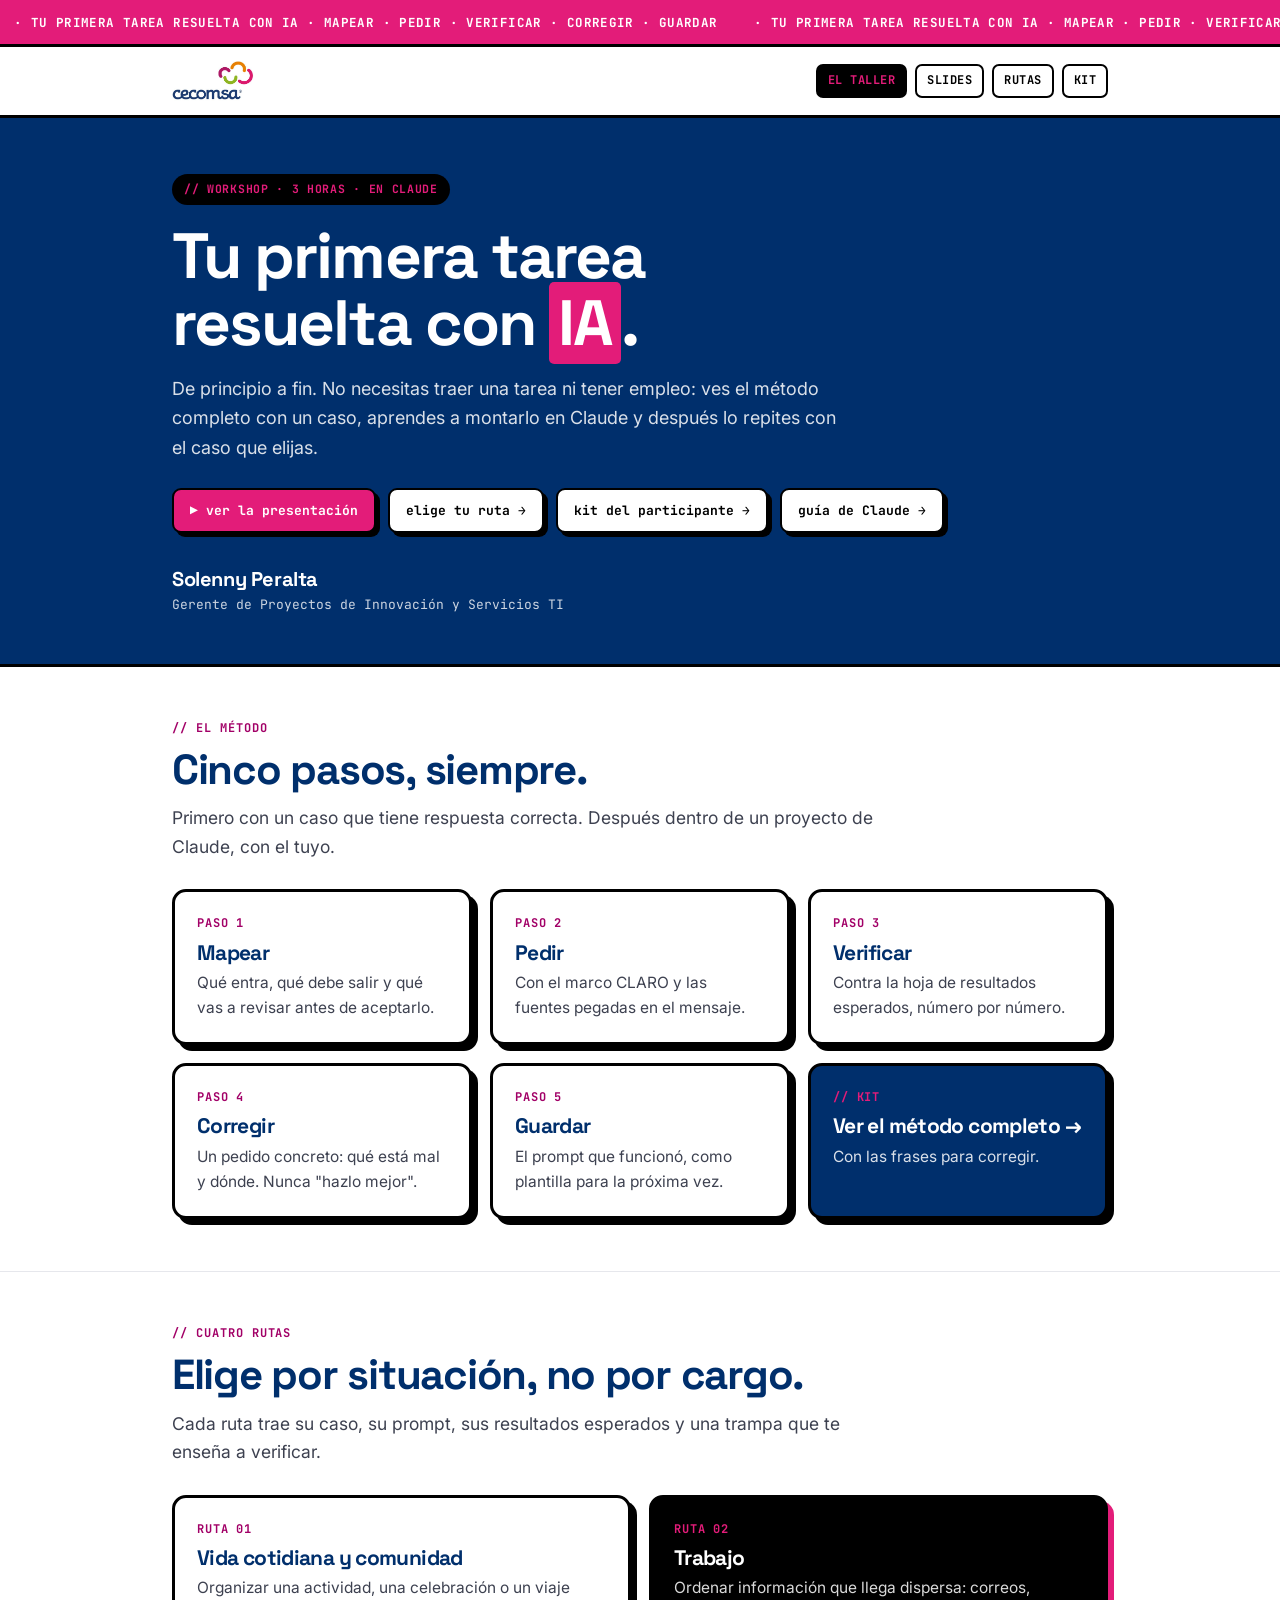
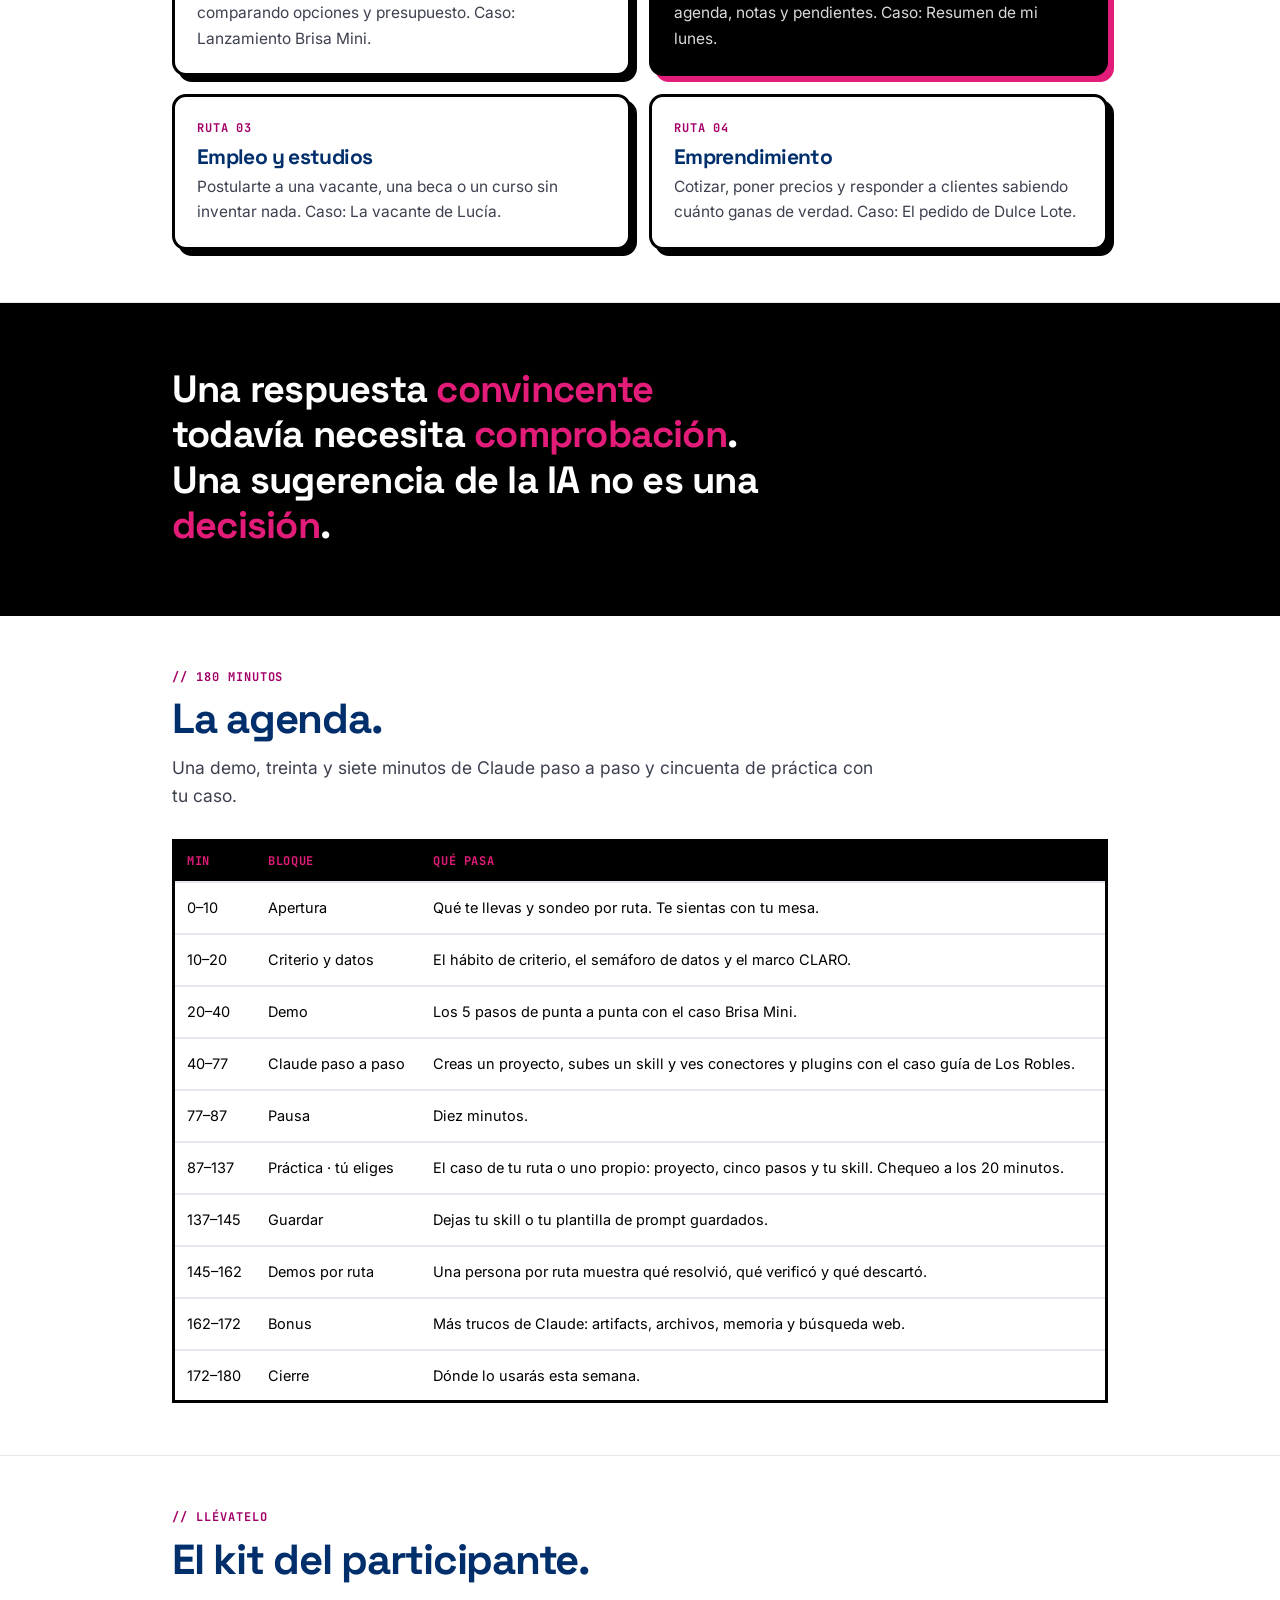
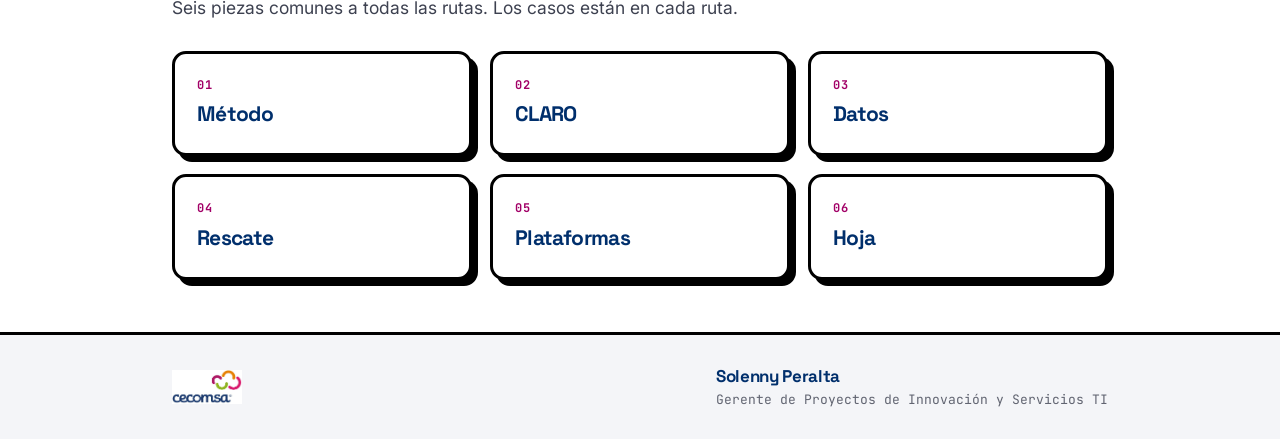
<file: index.html>
<!DOCTYPE html>
<html lang="es">
<head>
<meta charset="UTF-8">
<meta name="viewport" content="width=device-width, initial-scale=1.0">
<title>Tu primera tarea resuelta con IA · Workshop</title>
<meta name="description" content="Taller práctico de 3 horas: eliges una ruta, resuelves un caso con IA de principio a fin y lo repites con algo tuyo.">
<link rel="icon" href="assets/logo-cecomsa-color.png">
<link rel="preconnect" href="https://fonts.googleapis.com"><link rel="preconnect" href="https://fonts.gstatic.com" crossorigin><link href="https://fonts.googleapis.com/css2?family=Space+Grotesk:wght@500;600;700&family=Inter:wght@400;500;600;700&family=JetBrains+Mono:wght@400;500;700&display=swap" rel="stylesheet">
<link rel="stylesheet" href="assets/site.css">
<link rel="stylesheet" href="assets/taller.css">
</head>
<body>
<div class="marq" aria-hidden="true"><div class="marq-track"><span>· tu primera tarea resuelta con ia · mapear · pedir · verificar · corregir · guardar </span><span>· tu primera tarea resuelta con ia · mapear · pedir · verificar · corregir · guardar </span></div></div>
<header class="top"><div class="wrap">
  <a href="index.html"><img src="assets/logo-cecomsa-color.png" alt="CECOMSA"></a>
  <nav><a href="index.html" class="on">El taller</a><a href="presentacion.html">Slides</a><a href="rutas/index.html">Rutas</a><a href="kit/index.html">Kit</a></nav>
</div></header>

<main>
<section class="hero azul"><div class="wrap">
  <div class="tag">// workshop · 3 horas · en Claude</div>
  <h1>Tu primera tarea<br>resuelta con <span class="hl">IA</span>.</h1>
  <p>De principio a fin. No necesitas traer una tarea ni tener empleo: ves el método completo con un caso, aprendes a montarlo en Claude y después lo repites con el caso que elijas.</p>
  <div class="meta">
    <a class="chip p" href="presentacion.html">▶ ver la presentación</a>
    <a class="chip" href="rutas/index.html">elige tu ruta →</a>
    <a class="chip" href="kit/index.html">kit del participante →</a>
    <a class="chip" href="claude.html">guía de Claude →</a>
  </div>
  <div class="firma"><b>Solenny Peralta</b><span>Gerente de Proyectos de Innovación y Servicios TI</span></div>
</div></section><section class="sec"><div class="wrap">
  <div class="eyebrow">// el método</div>
  <h2>Cinco pasos, siempre.</h2>
  <p class="lead">Primero con un caso que tiene respuesta correcta. Después dentro de un proyecto de Claude, con el tuyo.</p>
<div class="grid g3"><div class="box"><span class="n">paso 1</span><h3>Mapear</h3><p>Qué entra, qué debe salir y qué vas a revisar antes de aceptarlo.</p></div><div class="box"><span class="n">paso 2</span><h3>Pedir</h3><p>Con el marco CLARO y las fuentes pegadas en el mensaje.</p></div><div class="box"><span class="n">paso 3</span><h3>Verificar</h3><p>Contra la hoja de resultados esperados, número por número.</p></div><div class="box"><span class="n">paso 4</span><h3>Corregir</h3><p>Un pedido concreto: qué está mal y dónde. Nunca "hazlo mejor".</p></div><div class="box"><span class="n">paso 5</span><h3>Guardar</h3><p>El prompt que funcionó, como plantilla para la próxima vez.</p></div><a class="box azul" href="kit/metodo.html"><span class="n">// kit</span><h3>Ver el método completo →</h3><p>Con las frases para corregir.</p></a></div>
</div></section><section class="sec" id="rutas"><div class="wrap">
  <div class="eyebrow">// cuatro rutas</div>
  <h2>Elige por situación, no por cargo.</h2>
  <p class="lead">Cada ruta trae su caso, su prompt, sus resultados esperados y una trampa que te enseña a verificar.</p>
<div class="grid g2"><a class="box" href="rutas/vida.html"><span class="n">ruta 01</span><h3>Vida cotidiana y comunidad</h3><p>Organizar una actividad, una celebración o un viaje comparando opciones y presupuesto. Caso: Lanzamiento Brisa Mini.</p></a><a class="box negro" href="rutas/trabajo.html"><span class="n">ruta 02</span><h3>Trabajo</h3><p style="color:rgba(255,255,255,.85)">Ordenar información que llega dispersa: correos, agenda, notas y pendientes. Caso: Resumen de mi lunes.</p></a><a class="box" href="rutas/empleo.html"><span class="n">ruta 03</span><h3>Empleo y estudios</h3><p>Postularte a una vacante, una beca o un curso sin inventar nada. Caso: La vacante de Lucía.</p></a><a class="box" href="rutas/emprendimiento.html"><span class="n">ruta 04</span><h3>Emprendimiento</h3><p>Cotizar, poner precios y responder a clientes sabiendo cuánto ganas de verdad. Caso: El pedido de Dulce Lote.</p></a></div>
</div></section><section class="band"><div class="wrap"><p class="quote">Una respuesta <em>convincente</em> todavía necesita <em>comprobación</em>. Una sugerencia de la IA no es una <em>decisión</em>.</p></div></section><section class="sec" id="agenda"><div class="wrap">
  <div class="eyebrow">// 180 minutos</div>
  <h2>La agenda.</h2>
  <p class="lead">Una demo, treinta y siete minutos de Claude paso a paso y cincuenta de práctica con tu caso.</p>
<div class="scroll"><table class="tbl"><tr><th>Min</th><th>Bloque</th><th>Qué pasa</th></tr><tr><td>0–10</td><td>Apertura</td><td>Qué te llevas y sondeo por ruta. Te sientas con tu mesa.</td></tr><tr><td>10–20</td><td>Criterio y datos</td><td>El hábito de criterio, el semáforo de datos y el marco CLARO.</td></tr><tr><td>20–40</td><td>Demo</td><td>Los 5 pasos de punta a punta con el caso Brisa Mini. </td></tr><tr><td>40–77</td><td>Claude paso a paso</td><td>Creas un proyecto, subes un skill y ves conectores y plugins con el caso guía de Los Robles.</td></tr><tr><td>77–87</td><td>Pausa</td><td>Diez minutos.</td></tr><tr><td>87–137</td><td>Práctica · tú eliges</td><td>El caso de tu ruta o uno propio: proyecto, cinco pasos y tu skill. Chequeo a los 20 minutos.</td></tr><tr><td>137–145</td><td>Guardar</td><td>Dejas tu skill o tu plantilla de prompt guardados.</td></tr><tr><td>145–162</td><td>Demos por ruta</td><td>Una persona por ruta muestra qué resolvió, qué verificó y qué descartó.</td></tr><tr><td>162–172</td><td>Bonus</td><td>Más trucos de Claude: artifacts, archivos, memoria y búsqueda web.</td></tr><tr><td>172–180</td><td>Cierre</td><td>Dónde lo usarás esta semana.</td></tr></table></div>
</div></section><section class="sec" id="kit"><div class="wrap">
  <div class="eyebrow">// llévatelo</div>
  <h2>El kit del participante.</h2>
  <p class="lead">Seis piezas comunes a todas las rutas. Los casos están en cada ruta.</p>
<div class="grid g3"><a class="box" href="kit/metodo.html"><span class="n">01</span><h3>Método</h3></a><a class="box" href="kit/claro.html"><span class="n">02</span><h3>CLARO</h3></a><a class="box" href="kit/datos.html"><span class="n">03</span><h3>Datos</h3></a><a class="box" href="kit/recuperacion.html"><span class="n">04</span><h3>Rescate</h3></a><a class="box" href="kit/plataformas.html"><span class="n">05</span><h3>Plataformas</h3></a><a class="box" href="kit/hoja.html"><span class="n">06</span><h3>Hoja</h3></a></div>
</div></section>
</main>
<footer class="foot"><div class="wrap">
  <img src="assets/logo-cecomsa-color.png" alt="CECOMSA">
  <div class="firma"><b>Solenny Peralta</b><span>Gerente de Proyectos de Innovación y Servicios TI</span></div>
</div></footer>
<script>
document.querySelectorAll('.copy').forEach(function(b){b.addEventListener('click',function(){
  var t=b.closest('.prompt').querySelector('pre').innerText;
  navigator.clipboard.writeText(t).then(function(){var o=b.textContent;b.textContent='¡copiado!';b.classList.add('ok');setTimeout(function(){b.textContent=o;b.classList.remove('ok');},1500);});
});});
</script>
</body>
</html>
</file>
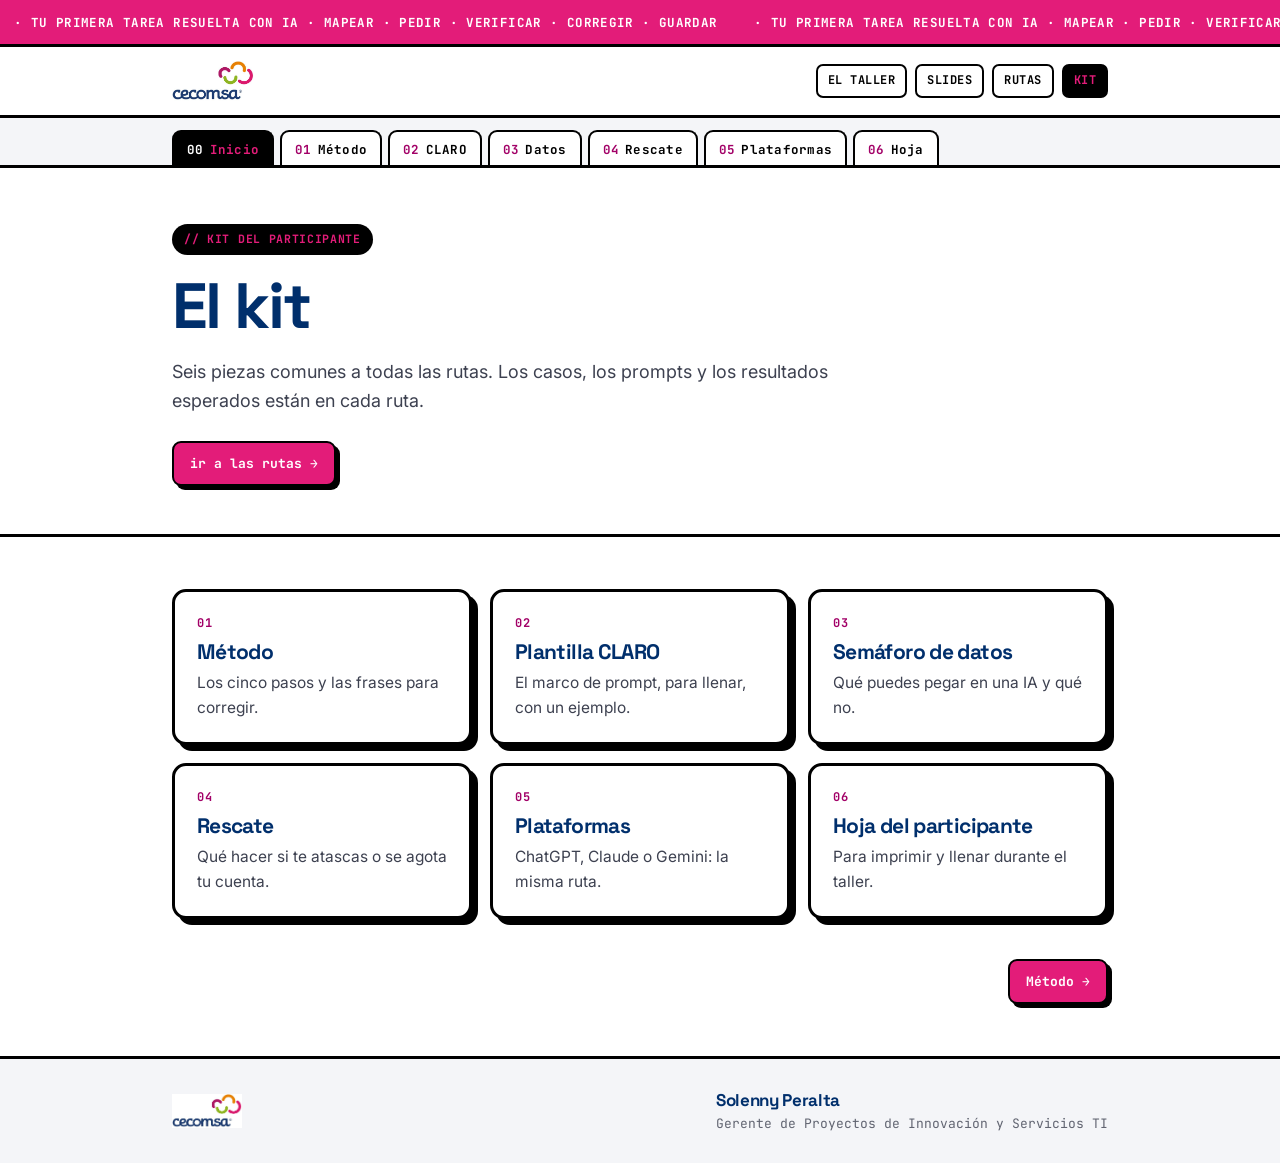
<file: kit/index.html>
<!DOCTYPE html>
<html lang="es">
<head>
<meta charset="UTF-8">
<meta name="viewport" content="width=device-width, initial-scale=1.0">
<title>Kit · Kit del participante</title>
<meta name="description" content="Kit del participante del taller.">
<link rel="icon" href="../assets/logo-cecomsa-color.png">
<link rel="preconnect" href="https://fonts.googleapis.com"><link rel="preconnect" href="https://fonts.gstatic.com" crossorigin><link href="https://fonts.googleapis.com/css2?family=Space+Grotesk:wght@500;600;700&family=Inter:wght@400;500;600;700&family=JetBrains+Mono:wght@400;500;700&display=swap" rel="stylesheet">
<link rel="stylesheet" href="../assets/site.css">
<link rel="stylesheet" href="../assets/taller.css">
</head>
<body>
<div class="marq" aria-hidden="true"><div class="marq-track"><span>· tu primera tarea resuelta con ia · mapear · pedir · verificar · corregir · guardar </span><span>· tu primera tarea resuelta con ia · mapear · pedir · verificar · corregir · guardar </span></div></div>
<header class="top"><div class="wrap">
  <a href="../index.html"><img src="../assets/logo-cecomsa-color.png" alt="CECOMSA"></a>
  <nav><a href="../index.html">El taller</a><a href="../presentacion.html">Slides</a><a href="../rutas/index.html">Rutas</a><a href="../kit/index.html" class="on">Kit</a></nav>
</div></header>
<nav class="tabs" aria-label="Secciones"><div class="wrap"><a href="index.html" class="on"><span class="k">00</span>Inicio</a><a href="metodo.html" class=""><span class="k">01</span>Método</a><a href="claro.html" class=""><span class="k">02</span>CLARO</a><a href="datos.html" class=""><span class="k">03</span>Datos</a><a href="recuperacion.html" class=""><span class="k">04</span>Rescate</a><a href="plataformas.html" class=""><span class="k">05</span>Plataformas</a><a href="hoja.html" class=""><span class="k">06</span>Hoja</a></div></nav>
<main>
<section class="hero"><div class="wrap">
  <div class="tag">// kit del participante</div>
  <h1>El kit</h1>
  <p>Seis piezas comunes a todas las rutas. Los casos, los prompts y los resultados esperados están en cada ruta.</p>
  <div class="meta"><a class="chip p" href="../rutas/index.html">ir a las rutas →</a></div>
</div></section><section class="sec"><div class="wrap">
<div class="grid g3"><a class="box" href="metodo.html"><span class="n">01</span><h3>Método</h3><p>Los cinco pasos y las frases para corregir.</p></a><a class="box" href="claro.html"><span class="n">02</span><h3>Plantilla CLARO</h3><p>El marco de prompt, para llenar, con un ejemplo.</p></a><a class="box" href="datos.html"><span class="n">03</span><h3>Semáforo de datos</h3><p>Qué puedes pegar en una IA y qué no.</p></a><a class="box" href="recuperacion.html"><span class="n">04</span><h3>Rescate</h3><p>Qué hacer si te atascas o se agota tu cuenta.</p></a><a class="box" href="plataformas.html"><span class="n">05</span><h3>Plataformas</h3><p>ChatGPT, Claude o Gemini: la misma ruta.</p></a><a class="box" href="hoja.html"><span class="n">06</span><h3>Hoja del participante</h3><p>Para imprimir y llenar durante el taller.</p></a></div>
<div class="pager"><span></span><a class="chip p" href="metodo.html">Método →</a></div></div></section>
</main>
<footer class="foot"><div class="wrap">
  <img src="../assets/logo-cecomsa-color.png" alt="CECOMSA">
  <div class="firma"><b>Solenny Peralta</b><span>Gerente de Proyectos de Innovación y Servicios TI</span></div>
</div></footer>
<script>
document.querySelectorAll('.copy').forEach(function(b){b.addEventListener('click',function(){
  var t=b.closest('.prompt').querySelector('pre').innerText;
  navigator.clipboard.writeText(t).then(function(){var o=b.textContent;b.textContent='¡copiado!';b.classList.add('ok');setTimeout(function(){b.textContent=o;b.classList.remove('ok');},1500);});
});});
</script>
</body>
</html>
</file>
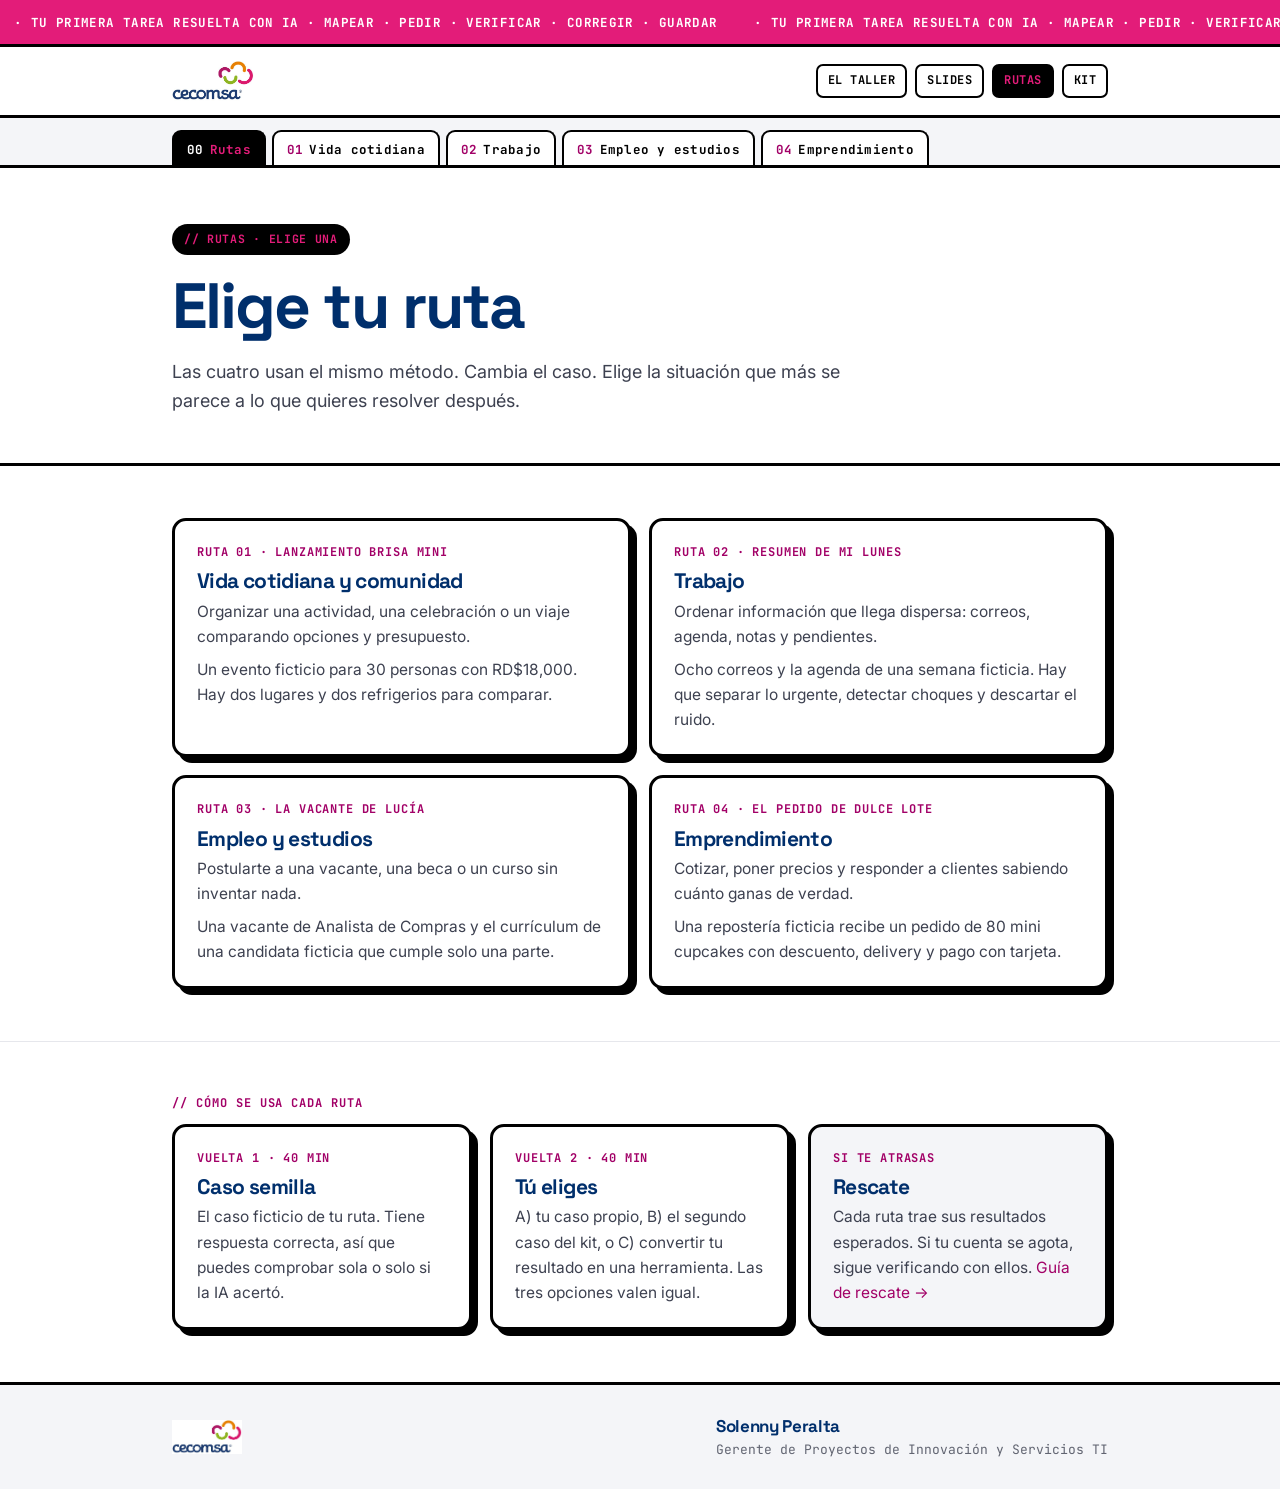
<file: rutas/index.html>
<!DOCTYPE html>
<html lang="es">
<head>
<meta charset="UTF-8">
<meta name="viewport" content="width=device-width, initial-scale=1.0">
<title>Rutas · Tu primera tarea resuelta con IA</title>
<meta name="description" content="Cuatro rutas con caso, prompt y resultados esperados.">
<link rel="icon" href="../assets/logo-cecomsa-color.png">
<link rel="preconnect" href="https://fonts.googleapis.com"><link rel="preconnect" href="https://fonts.gstatic.com" crossorigin><link href="https://fonts.googleapis.com/css2?family=Space+Grotesk:wght@500;600;700&family=Inter:wght@400;500;600;700&family=JetBrains+Mono:wght@400;500;700&display=swap" rel="stylesheet">
<link rel="stylesheet" href="../assets/site.css">
<link rel="stylesheet" href="../assets/taller.css">
</head>
<body>
<div class="marq" aria-hidden="true"><div class="marq-track"><span>· tu primera tarea resuelta con ia · mapear · pedir · verificar · corregir · guardar </span><span>· tu primera tarea resuelta con ia · mapear · pedir · verificar · corregir · guardar </span></div></div>
<header class="top"><div class="wrap">
  <a href="../index.html"><img src="../assets/logo-cecomsa-color.png" alt="CECOMSA"></a>
  <nav><a href="../index.html">El taller</a><a href="../presentacion.html">Slides</a><a href="../rutas/index.html" class="on">Rutas</a><a href="../kit/index.html">Kit</a></nav>
</div></header>
<nav class="tabs" aria-label="Secciones"><div class="wrap"><a href="index.html" class="on"><span class="k">00</span>Rutas</a><a href="vida.html" class=""><span class="k">01</span>Vida cotidiana</a><a href="trabajo.html" class=""><span class="k">02</span>Trabajo</a><a href="empleo.html" class=""><span class="k">03</span>Empleo y estudios</a><a href="emprendimiento.html" class=""><span class="k">04</span>Emprendimiento</a></div></nav>
<main>
<section class="hero"><div class="wrap">
  <div class="tag">// rutas · elige una</div>
  <h1>Elige tu ruta</h1>
  <p>Las cuatro usan el mismo método. Cambia el caso. Elige la situación que más se parece a lo que quieres resolver después.</p>
</div></section><section class="sec"><div class="wrap">
<div class="grid g2"><a class="box" href="vida.html"><span class="n">ruta 01 · Lanzamiento Brisa Mini</span><h3>Vida cotidiana y comunidad</h3><p>Organizar una actividad, una celebración o un viaje comparando opciones y presupuesto.</p><p style="margin-top:8px">Un evento ficticio para 30 personas con RD$18,000. Hay dos lugares y dos refrigerios para comparar.</p></a><a class="box" href="trabajo.html"><span class="n">ruta 02 · Resumen de mi lunes</span><h3>Trabajo</h3><p>Ordenar información que llega dispersa: correos, agenda, notas y pendientes.</p><p style="margin-top:8px">Ocho correos y la agenda de una semana ficticia. Hay que separar lo urgente, detectar choques y descartar el ruido.</p></a><a class="box" href="empleo.html"><span class="n">ruta 03 · La vacante de Lucía</span><h3>Empleo y estudios</h3><p>Postularte a una vacante, una beca o un curso sin inventar nada.</p><p style="margin-top:8px">Una vacante de Analista de Compras y el currículum de una candidata ficticia que cumple solo una parte.</p></a><a class="box" href="emprendimiento.html"><span class="n">ruta 04 · El pedido de Dulce Lote</span><h3>Emprendimiento</h3><p>Cotizar, poner precios y responder a clientes sabiendo cuánto ganas de verdad.</p><p style="margin-top:8px">Una repostería ficticia recibe un pedido de 80 mini cupcakes con descuento, delivery y pago con tarjeta.</p></a></div>
</div></section><section class="sec"><div class="wrap">
  <div class="eyebrow">// cómo se usa cada ruta</div>
<div class="grid g3">
  <div class="box"><span class="n">vuelta 1 · 40 min</span><h3>Caso semilla</h3><p>El caso ficticio de tu ruta. Tiene respuesta correcta, así que puedes comprobar sola o solo si la IA acertó.</p></div>
  <div class="box"><span class="n">vuelta 2 · 40 min</span><h3>Tú eliges</h3><p>A) tu caso propio, B) el segundo caso del kit, o C) convertir tu resultado en una herramienta. Las tres opciones valen igual.</p></div>
  <div class="box soft"><span class="n">si te atrasas</span><h3>Rescate</h3><p>Cada ruta trae sus resultados esperados. Si tu cuenta se agota, sigue verificando con ellos. <a href="../kit/recuperacion.html">Guía de rescate →</a></p></div>
</div>
</div></section>
</main>
<footer class="foot"><div class="wrap">
  <img src="../assets/logo-cecomsa-color.png" alt="CECOMSA">
  <div class="firma"><b>Solenny Peralta</b><span>Gerente de Proyectos de Innovación y Servicios TI</span></div>
</div></footer>
<script>
document.querySelectorAll('.copy').forEach(function(b){b.addEventListener('click',function(){
  var t=b.closest('.prompt').querySelector('pre').innerText;
  navigator.clipboard.writeText(t).then(function(){var o=b.textContent;b.textContent='¡copiado!';b.classList.add('ok');setTimeout(function(){b.textContent=o;b.classList.remove('ok');},1500);});
});});
</script>
</body>
</html>
</file>
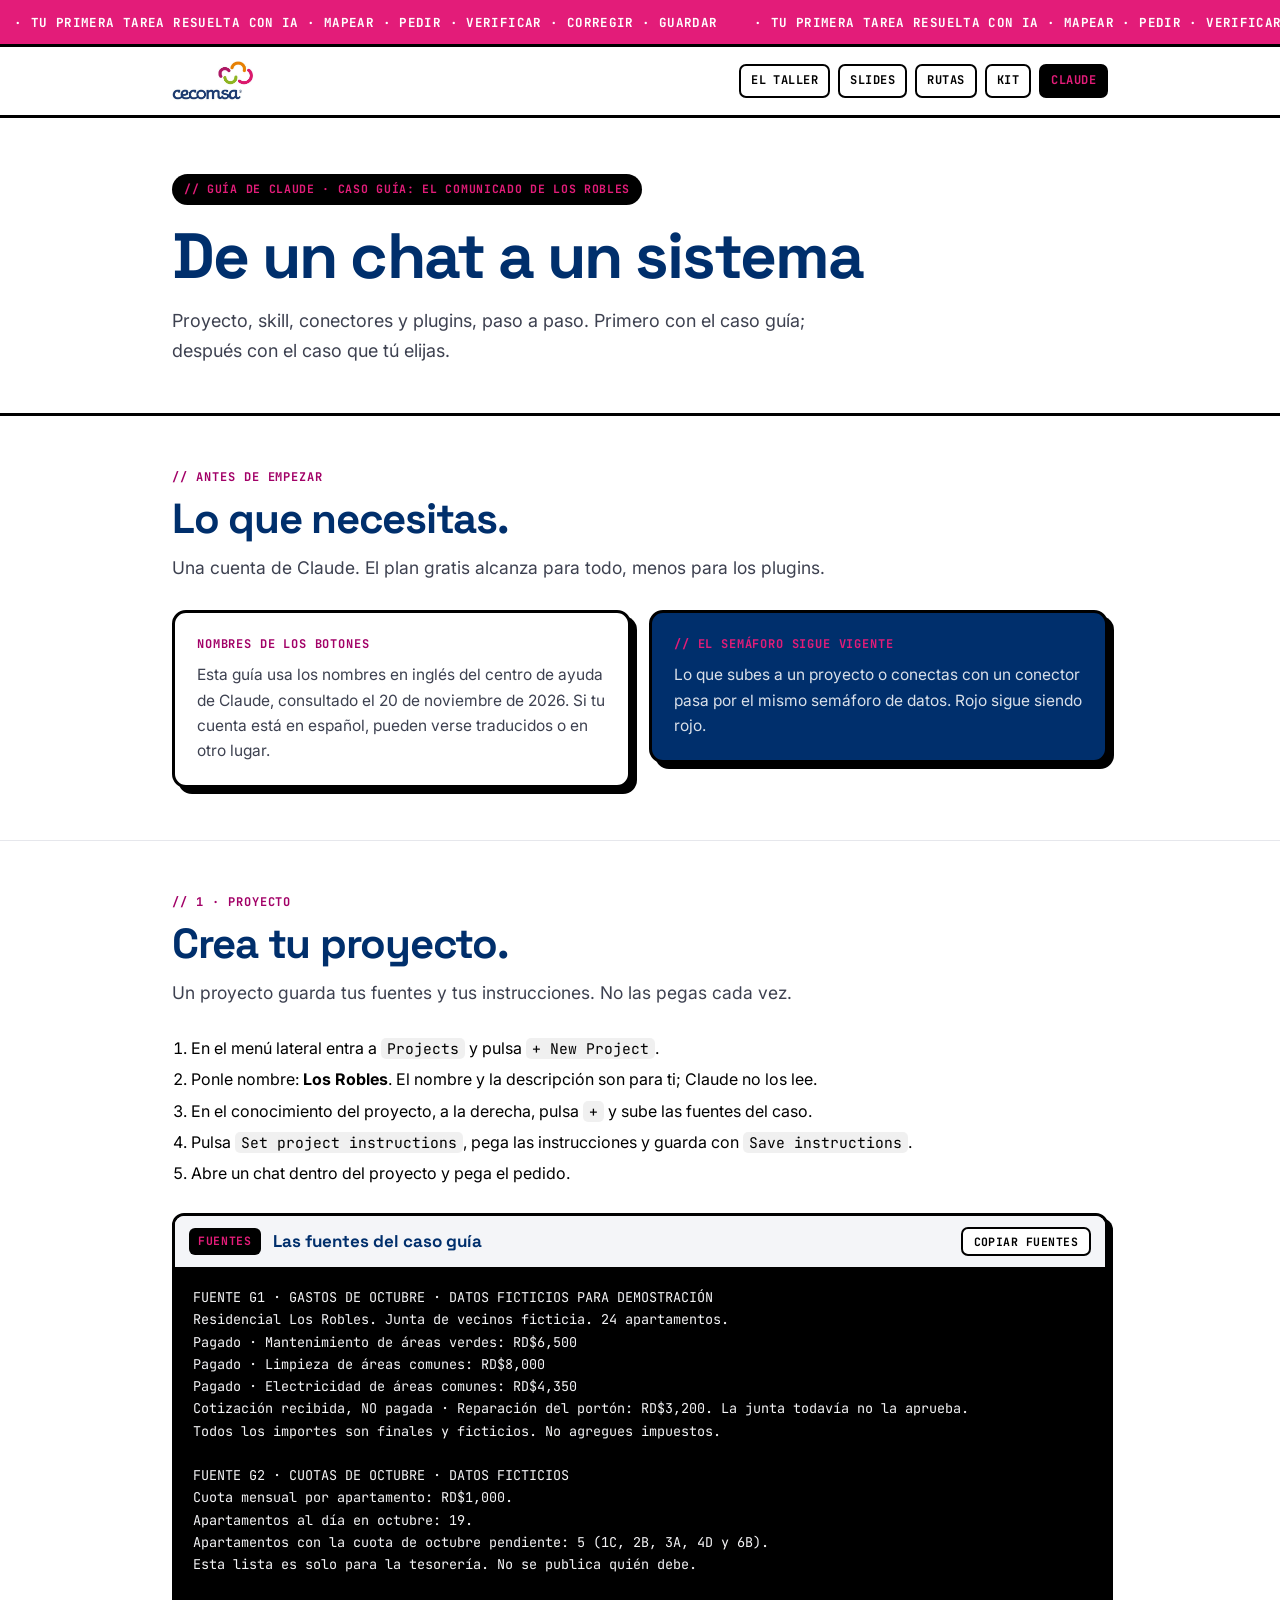
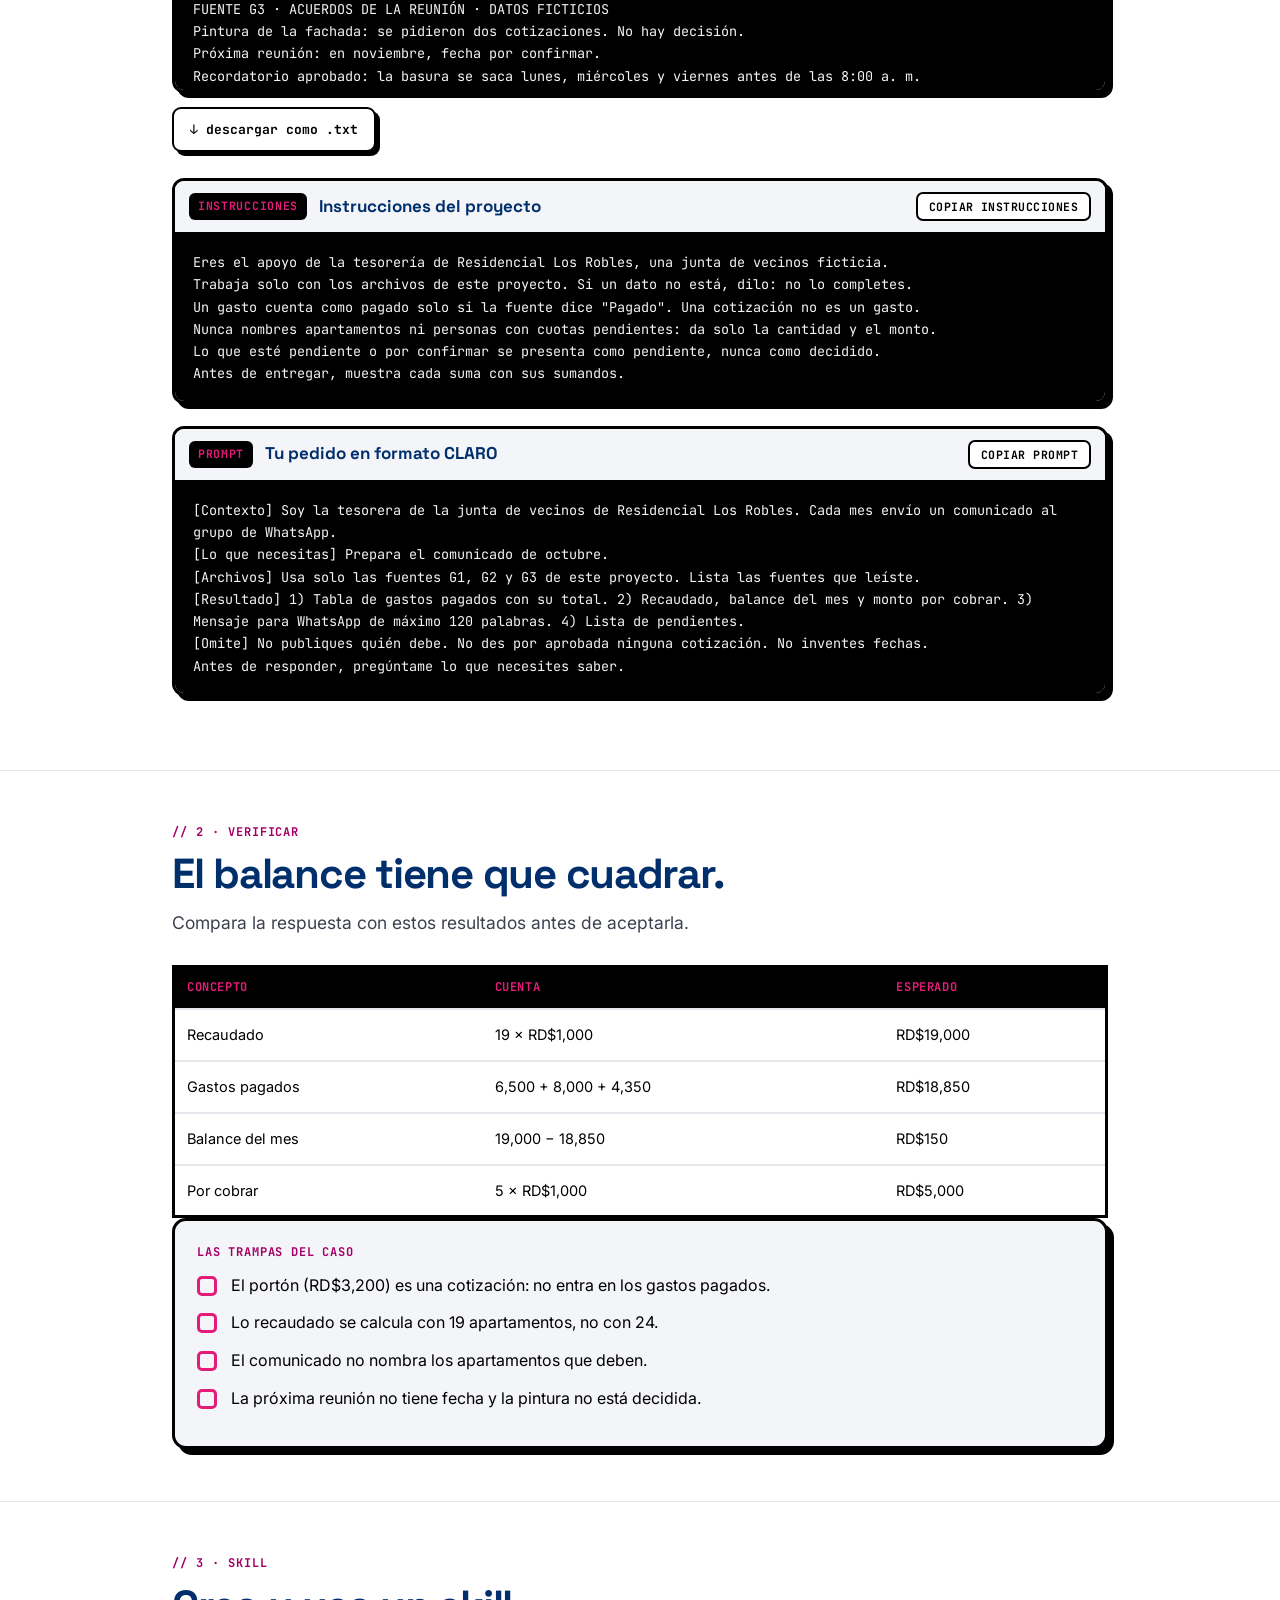
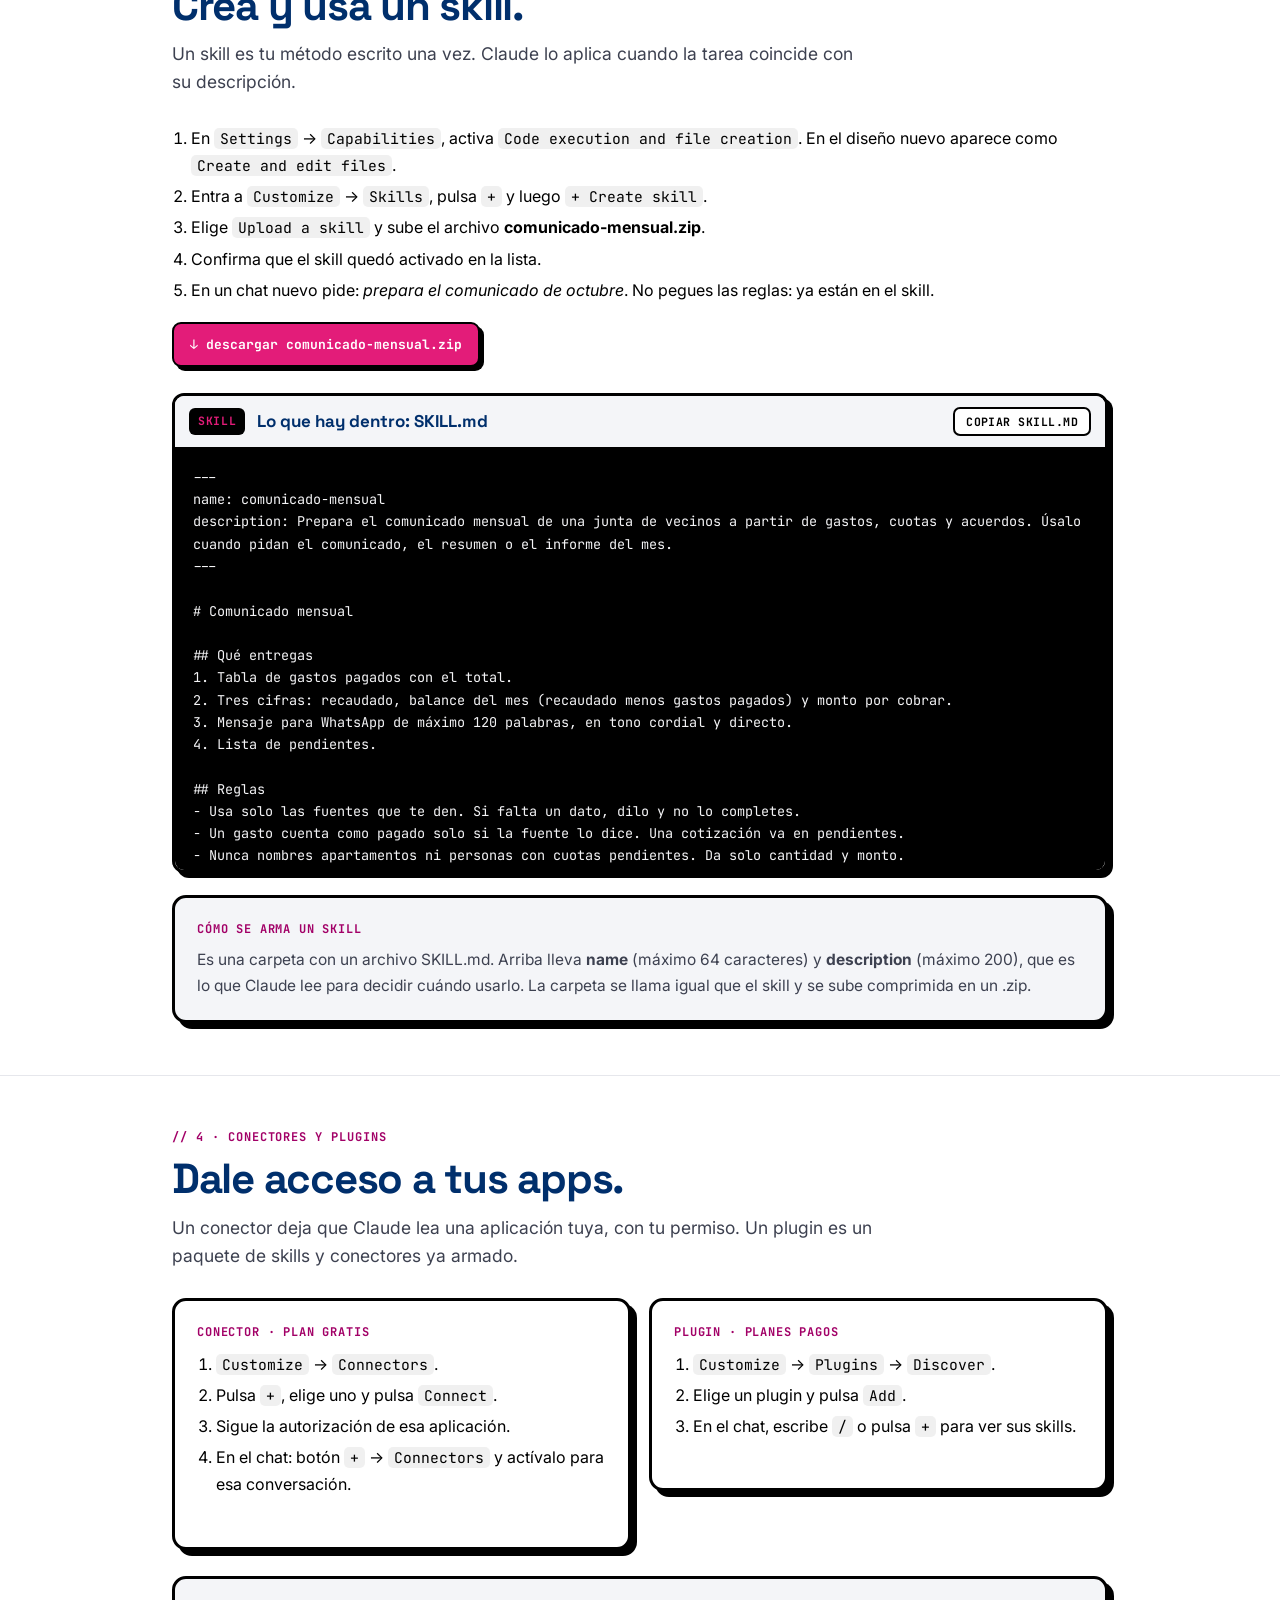
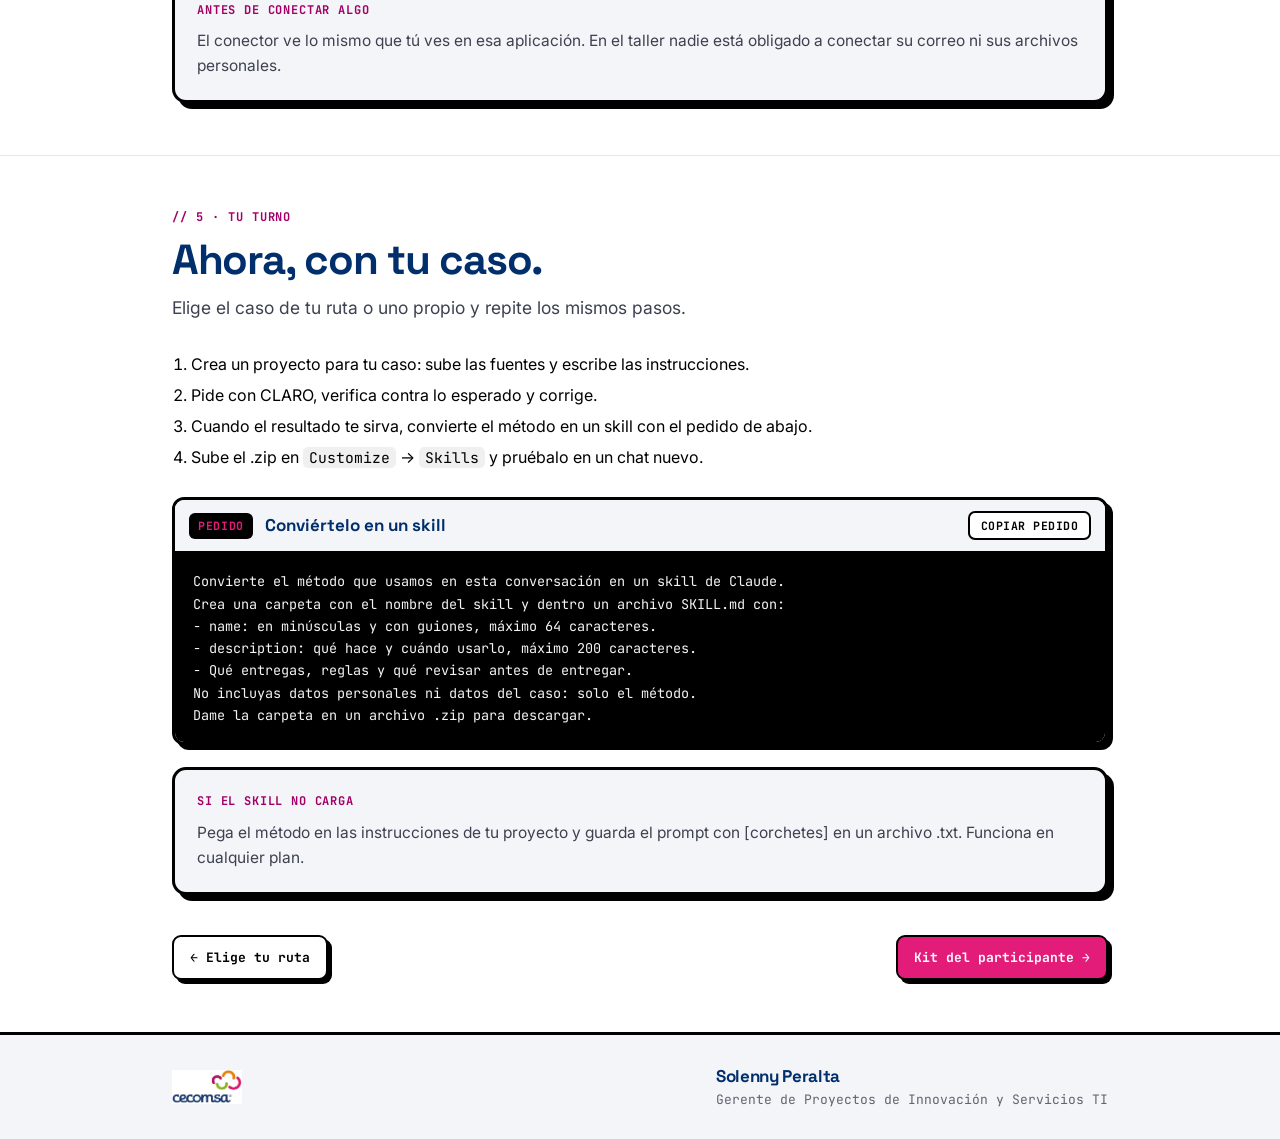
<file: claude.html>
<!DOCTYPE html>
<html lang="es">
<head>
<meta charset="UTF-8">
<meta name="viewport" content="width=device-width, initial-scale=1.0">
<title>Guía de Claude · Tu primera tarea resuelta con IA</title>
<meta name="description" content="Proyecto, skill, conectores y plugins en Claude, paso a paso, con un caso guía.">
<link rel="icon" href="assets/logo-cecomsa-color.png">
<link rel="preconnect" href="https://fonts.googleapis.com"><link rel="preconnect" href="https://fonts.gstatic.com" crossorigin><link href="https://fonts.googleapis.com/css2?family=Space+Grotesk:wght@500;600;700&family=Inter:wght@400;500;600;700&family=JetBrains+Mono:wght@400;500;700&display=swap" rel="stylesheet">
<link rel="stylesheet" href="assets/site.css">
<link rel="stylesheet" href="assets/taller.css">
</head>
<body>
<div class="marq" aria-hidden="true"><div class="marq-track"><span>· tu primera tarea resuelta con ia · mapear · pedir · verificar · corregir · guardar </span><span>· tu primera tarea resuelta con ia · mapear · pedir · verificar · corregir · guardar </span></div></div>
<header class="top"><div class="wrap">
  <a href="index.html"><img src="assets/logo-cecomsa-color.png" alt="CECOMSA"></a>
  <nav><a href="index.html">El taller</a><a href="presentacion.html">Slides</a><a href="rutas/index.html">Rutas</a><a href="kit/index.html">Kit</a><a href="claude.html" class="on">Claude</a></nav>
</div></header>
<main>
<style>.pasos{margin:6px 0 26px 1.2em;padding:0;line-height:1.7}.pasos li{margin:4px 0}.pasos code,.lead code{font-family:'JetBrains Mono',monospace;font-size:.92em;background:rgba(0,0,0,.06);padding:1px 6px;border-radius:5px}</style>
<section class="hero"><div class="wrap">
  <div class="tag">// guía de Claude · caso guía: El comunicado de Los Robles</div>
  <h1>De un chat a un sistema</h1>
  <p>Proyecto, skill, conectores y plugins, paso a paso. Primero con el caso guía; después con el caso que tú elijas.</p>
</div></section><section class="sec"><div class="wrap">
  <div class="eyebrow">// antes de empezar</div>
  <h2>Lo que necesitas.</h2>
  <p class="lead">Una cuenta de Claude. El plan gratis alcanza para todo, menos para los plugins.</p>
<div class="grid g2" style="align-items:start">
  <div class="box"><span class="n">nombres de los botones</span><p>Esta guía usa los nombres en inglés del centro de ayuda de Claude, consultado el 20 de noviembre de 2026. Si tu cuenta está en español, pueden verse traducidos o en otro lugar.</p></div>
  <div class="box azul"><span class="n">// el semáforo sigue vigente</span><p>Lo que subes a un proyecto o conectas con un conector pasa por el mismo semáforo de datos. Rojo sigue siendo rojo.</p></div>
</div>
</div></section><section class="sec"><div class="wrap">
  <div class="eyebrow">// 1 · proyecto</div>
  <h2>Crea tu proyecto.</h2>
  <p class="lead">Un proyecto guarda tus fuentes y tus instrucciones. No las pegas cada vez.</p>
<ol class="pasos"><li>En el menú lateral entra a <code>Projects</code> y pulsa <code>+ New Project</code>.</li><li>Ponle nombre: <strong>Los Robles</strong>. El nombre y la descripción son para ti; Claude no los lee.</li><li>En el conocimiento del proyecto, a la derecha, pulsa <code>+</code> y sube las fuentes del caso.</li><li>Pulsa <code>Set project instructions</code>, pega las instrucciones y guarda con <code>Save instructions</code>.</li><li>Abre un chat dentro del proyecto y pega el pedido.</li></ol>
<div class="prompt"><div class="prompt-head"><span class="prompt-n">fuentes</span><span class="prompt-t">Las fuentes del caso guía</span><button class="copy" type="button">copiar fuentes</button></div><pre>FUENTE G1 · GASTOS DE OCTUBRE · DATOS FICTICIOS PARA DEMOSTRACIÓN
Residencial Los Robles. Junta de vecinos ficticia. 24 apartamentos.
Pagado · Mantenimiento de áreas verdes: RD$6,500
Pagado · Limpieza de áreas comunes: RD$8,000
Pagado · Electricidad de áreas comunes: RD$4,350
Cotización recibida, NO pagada · Reparación del portón: RD$3,200. La junta todavía no la aprueba.
Todos los importes son finales y ficticios. No agregues impuestos.

FUENTE G2 · CUOTAS DE OCTUBRE · DATOS FICTICIOS
Cuota mensual por apartamento: RD$1,000.
Apartamentos al día en octubre: 19.
Apartamentos con la cuota de octubre pendiente: 5 (1C, 2B, 3A, 4D y 6B).
Esta lista es solo para la tesorería. No se publica quién debe.

FUENTE G3 · ACUERDOS DE LA REUNIÓN · DATOS FICTICIOS
Pintura de la fachada: se pidieron dos cotizaciones. No hay decisión.
Próxima reunión: en noviembre, fecha por confirmar.
Recordatorio aprobado: la basura se saca lunes, miércoles y viernes antes de las 8:00 a. m.</pre></div>
<p style="margin:-8px 0 26px"><a class="chip" href="rutas/descargas/guia_los_robles.txt" download>↓ descargar como .txt</a></p>
<div class="prompt"><div class="prompt-head"><span class="prompt-n">instrucciones</span><span class="prompt-t">Instrucciones del proyecto</span><button class="copy" type="button">copiar instrucciones</button></div><pre>Eres el apoyo de la tesorería de Residencial Los Robles, una junta de vecinos ficticia.
Trabaja solo con los archivos de este proyecto. Si un dato no está, dilo: no lo completes.
Un gasto cuenta como pagado solo si la fuente dice &quot;Pagado&quot;. Una cotización no es un gasto.
Nunca nombres apartamentos ni personas con cuotas pendientes: da solo la cantidad y el monto.
Lo que esté pendiente o por confirmar se presenta como pendiente, nunca como decidido.
Antes de entregar, muestra cada suma con sus sumandos.</pre></div>
<div class="prompt"><div class="prompt-head"><span class="prompt-n">prompt</span><span class="prompt-t">Tu pedido en formato CLARO</span><button class="copy" type="button">copiar prompt</button></div><pre>[Contexto] Soy la tesorera de la junta de vecinos de Residencial Los Robles. Cada mes envío un comunicado al grupo de WhatsApp.
[Lo que necesitas] Prepara el comunicado de octubre.
[Archivos] Usa solo las fuentes G1, G2 y G3 de este proyecto. Lista las fuentes que leíste.
[Resultado] 1) Tabla de gastos pagados con su total. 2) Recaudado, balance del mes y monto por cobrar. 3) Mensaje para WhatsApp de máximo 120 palabras. 4) Lista de pendientes.
[Omite] No publiques quién debe. No des por aprobada ninguna cotización. No inventes fechas.
Antes de responder, pregúntame lo que necesites saber.</pre></div>
</div></section><section class="sec"><div class="wrap">
  <div class="eyebrow">// 2 · verificar</div>
  <h2>El balance tiene que cuadrar.</h2>
  <p class="lead">Compara la respuesta con estos resultados antes de aceptarla.</p>
<div class="scroll"><table class="tbl"><tr><th>Concepto</th><th>Cuenta</th><th>Esperado</th></tr><tr><td>Recaudado</td><td>19 × RD$1,000</td><td>RD$19,000</td></tr><tr><td>Gastos pagados</td><td>6,500 + 8,000 + 4,350</td><td>RD$18,850</td></tr><tr><td>Balance del mes</td><td>19,000 − 18,850</td><td>RD$150</td></tr><tr><td>Por cobrar</td><td>5 × RD$1,000</td><td>RD$5,000</td></tr></table></div>
<div class="box soft"><span class="n">las trampas del caso</span><ul class="check" style="margin-top:10px"><li>El portón (RD$3,200) es una cotización: no entra en los gastos pagados.</li><li>Lo recaudado se calcula con 19 apartamentos, no con 24.</li><li>El comunicado no nombra los apartamentos que deben.</li><li>La próxima reunión no tiene fecha y la pintura no está decidida.</li></ul></div>
</div></section><section class="sec"><div class="wrap">
  <div class="eyebrow">// 3 · skill</div>
  <h2>Crea y usa un skill.</h2>
  <p class="lead">Un skill es tu método escrito una vez. Claude lo aplica cuando la tarea coincide con su descripción.</p>
<ol class="pasos"><li>En <code>Settings</code> → <code>Capabilities</code>, activa <code>Code execution and file creation</code>. En el diseño nuevo aparece como <code>Create and edit files</code>.</li><li>Entra a <code>Customize</code> → <code>Skills</code>, pulsa <code>+</code> y luego <code>+ Create skill</code>.</li><li>Elige <code>Upload a skill</code> y sube el archivo <strong>comunicado-mensual.zip</strong>.</li><li>Confirma que el skill quedó activado en la lista.</li><li>En un chat nuevo pide: <em>prepara el comunicado de octubre</em>. No pegues las reglas: ya están en el skill.</li></ol>
<p style="margin:-8px 0 26px"><a class="chip p" href="rutas/descargas/comunicado-mensual.zip" download>↓ descargar comunicado-mensual.zip</a></p>
<div class="prompt"><div class="prompt-head"><span class="prompt-n">skill</span><span class="prompt-t">Lo que hay dentro: SKILL.md</span><button class="copy" type="button">copiar SKILL.md</button></div><pre>---
name: comunicado-mensual
description: Prepara el comunicado mensual de una junta de vecinos a partir de gastos, cuotas y acuerdos. Úsalo cuando pidan el comunicado, el resumen o el informe del mes.
---

# Comunicado mensual

## Qué entregas
1. Tabla de gastos pagados con el total.
2. Tres cifras: recaudado, balance del mes (recaudado menos gastos pagados) y monto por cobrar.
3. Mensaje para WhatsApp de máximo 120 palabras, en tono cordial y directo.
4. Lista de pendientes.

## Reglas
- Usa solo las fuentes que te den. Si falta un dato, dilo y no lo completes.
- Un gasto cuenta como pagado solo si la fuente lo dice. Una cotización va en pendientes.
- Nunca nombres apartamentos ni personas con cuotas pendientes. Da solo cantidad y monto.
- Lo pendiente o por confirmar se presenta como pendiente, nunca como decidido.

## Antes de entregar
- Muestra cada suma con sus sumandos.
- Lista qué asumiste y qué no pudiste comprobar.
- Si los números no cuadran, dilo antes del mensaje.</pre></div>
<div class="box soft"><span class="n">cómo se arma un skill</span><p>Es una carpeta con un archivo SKILL.md. Arriba lleva <strong>name</strong> (máximo 64 caracteres) y <strong>description</strong> (máximo 200), que es lo que Claude lee para decidir cuándo usarlo. La carpeta se llama igual que el skill y se sube comprimida en un .zip.</p></div>
</div></section><section class="sec"><div class="wrap">
  <div class="eyebrow">// 4 · conectores y plugins</div>
  <h2>Dale acceso a tus apps.</h2>
  <p class="lead">Un conector deja que Claude lea una aplicación tuya, con tu permiso. Un plugin es un paquete de skills y conectores ya armado.</p>
<div class="grid g2" style="align-items:start">
  <div class="box"><span class="n">conector · plan gratis</span><ol class="pasos"><li><code>Customize</code> → <code>Connectors</code>.</li><li>Pulsa <code>+</code>, elige uno y pulsa <code>Connect</code>.</li><li>Sigue la autorización de esa aplicación.</li><li>En el chat: botón <code>+</code> → <code>Connectors</code> y actívalo para esa conversación.</li></ol></div>
  <div class="box"><span class="n">plugin · planes pagos</span><ol class="pasos"><li><code>Customize</code> → <code>Plugins</code> → <code>Discover</code>.</li><li>Elige un plugin y pulsa <code>Add</code>.</li><li>En el chat, escribe <code>/</code> o pulsa <code>+</code> para ver sus skills.</li></ol></div>
</div>
<div class="box soft" style="margin-top:26px"><span class="n">antes de conectar algo</span><p>El conector ve lo mismo que tú ves en esa aplicación. En el taller nadie está obligado a conectar su correo ni sus archivos personales.</p></div>
</div></section><section class="sec"><div class="wrap">
  <div class="eyebrow">// 5 · tu turno</div>
  <h2>Ahora, con tu caso.</h2>
  <p class="lead">Elige el caso de tu ruta o uno propio y repite los mismos pasos.</p>
<ol class="pasos"><li>Crea un proyecto para tu caso: sube las fuentes y escribe las instrucciones.</li><li>Pide con CLARO, verifica contra lo esperado y corrige.</li><li>Cuando el resultado te sirva, convierte el método en un skill con el pedido de abajo.</li><li>Sube el .zip en <code>Customize</code> → <code>Skills</code> y pruébalo en un chat nuevo.</li></ol>
<div class="prompt"><div class="prompt-head"><span class="prompt-n">pedido</span><span class="prompt-t">Conviértelo en un skill</span><button class="copy" type="button">copiar pedido</button></div><pre>Convierte el método que usamos en esta conversación en un skill de Claude.
Crea una carpeta con el nombre del skill y dentro un archivo SKILL.md con:
- name: en minúsculas y con guiones, máximo 64 caracteres.
- description: qué hace y cuándo usarlo, máximo 200 caracteres.
- Qué entregas, reglas y qué revisar antes de entregar.
No incluyas datos personales ni datos del caso: solo el método.
Dame la carpeta en un archivo .zip para descargar.</pre></div>
<div class="box soft"><span class="n">si el skill no carga</span><p>Pega el método en las instrucciones de tu proyecto y guarda el prompt con [corchetes] en un archivo .txt. Funciona en cualquier plan.</p></div>
<div class="pager"><a class="chip" href="rutas/index.html">← Elige tu ruta</a><a class="chip p" href="kit/index.html">Kit del participante →</a></div></div></section>
</main>
<footer class="foot"><div class="wrap">
  <img src="assets/logo-cecomsa-color.png" alt="CECOMSA">
  <div class="firma"><b>Solenny Peralta</b><span>Gerente de Proyectos de Innovación y Servicios TI</span></div>
</div></footer>
<script>
document.querySelectorAll('.copy').forEach(function(b){b.addEventListener('click',function(){
  var t=b.closest('.prompt').querySelector('pre').innerText;
  navigator.clipboard.writeText(t).then(function(){var o=b.textContent;b.textContent='¡copiado!';b.classList.add('ok');setTimeout(function(){b.textContent=o;b.classList.remove('ok');},1500);});
});});
</script>
</body>
</html>
</file>
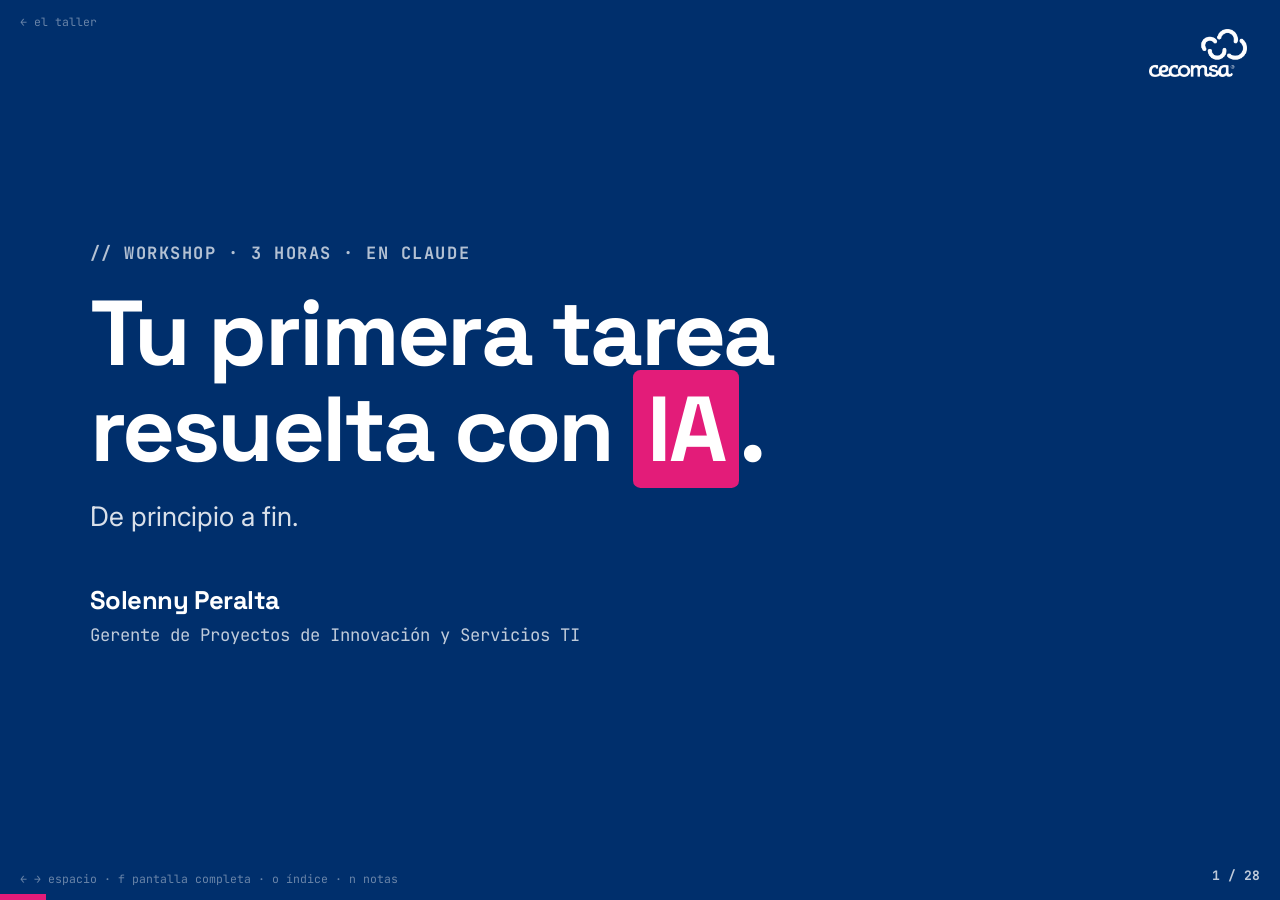
<file: presentacion.html>
<!DOCTYPE html>
<html lang="es">
<head>
<meta charset="UTF-8">
<meta name="viewport" content="width=device-width, initial-scale=1.0">
<title>Tu primera tarea resuelta con IA · slides</title>
<link rel="icon" href="assets/logo-cecomsa-color.png">
<link rel="preconnect" href="https://fonts.googleapis.com"><link rel="preconnect" href="https://fonts.gstatic.com" crossorigin><link href="https://fonts.googleapis.com/css2?family=Space+Grotesk:wght@500;600;700&family=Inter:wght@400;500;600;700&family=JetBrains+Mono:wght@400;500;700&display=swap" rel="stylesheet">
<link rel="stylesheet" href="assets/deck.css">
<style>.pop .stack .lbl{color:var(--negro);} .step.rosa h3{color:var(--negro);}</style>
</head>
<body>

<!-- 1 -->
<section class="slide azul">
  <div class="eyebrow">// workshop · 3 horas · en Claude</div>
  <h1>Tu primera tarea<br>resuelta con <span class="hl">IA</span>.</h1>
  <p class="sub wide">De principio a fin.</p>
  <div class="firma"><b>Solenny Peralta</b><span>Gerente de Proyectos de Innovación y Servicios TI</span></div>
  <div class="notes">⏱ 0–10 · APERTURA
Bienvenida. La meta: cada persona sale con un proyecto en Claude con su caso resuelto y verificado, y su método guardado como skill. Todos los casos del kit son ficticios.
El taller se trabaja en Claude con una cuenta gratis. Confirmar en los primeros minutos que todos pudieron entrar; quien no pueda, trabaja en pareja. No prometer resultados idénticos ni límites de uso iguales entre cuentas.</div>
</section>

<!-- 2 -->
<section class="slide">
  <div class="eyebrow">// quién te acompaña</div>
  <h2>Soy Solenny Peralta.<br>Puedes llamarme <span class="hl">Sole</span>.</h2>
  <div class="stack" style="--w:6.5em">
    <span class="lbl">trabajo</span><span class="val">Proyectos de Innovación y Servicios TI en CECOMSA</span><br>
    <span class="lbl">enfoque</span><span class="val">sistemas, proyectos y gestión del cambio</span><br>
    <span class="lbl">comunidad</span><span class="val">PythonSDQ y PyLadiesSDQ</span>
  </div>
  <p class="sub wide">Me interesa lo que pasa después de implementar: <strong>¿la gente lo usa?</strong></p>
  <div class="notes">Presentación breve. Conectar gestionar el cambio con aprender a usar una herramienta.</div>
</section>

<!-- 3 -->
<section class="slide pop">
  <div class="eyebrow">// sondeo · a mano alzada</div>
  <h2>¿En cuál <span class="hl">ruta</span> te ves?</h2>
  <div class="poll">
    <div class="opt"><span class="k">A</span><span><strong>Vida cotidiana y comunidad.</strong> Organizar una actividad, una celebración o un viaje comparando opciones y presupuesto.</span></div>
    <div class="opt"><span class="k">B</span><span><strong>Trabajo.</strong> Ordenar información que llega dispersa: correos, agenda, notas y pendientes.</span></div>
    <div class="opt"><span class="k">C</span><span><strong>Empleo y estudios.</strong> Postularte a una vacante, una beca o un curso sin inventar nada.</span></div>
    <div class="opt"><span class="k">D</span><span><strong>Emprendimiento.</strong> Cotizar, poner precios y responder a clientes sabiendo cuánto ganas de verdad.</span></div>
  </div>
  <div class="notes">SONDEO Y MESAS (3 min). Mano alzada por ruta y reubicar: una mesa por ruta. Si una ruta queda con una sola persona, que elija entre quedarse o sumarse a otra. Preguntar también quién vino a la charla y quién trae una tarea propia: esa gente la usará en la práctica.
Si alguien duda: Vida cotidiana, que es la ruta de la demo.</div>
</section>

<!-- 4 -->
<section class="slide">
  <div class="eyebrow">// lo que te llevas</div>
  <h2>Tres cosas, <span class="hl">hoy</span>.</h2>
  <div class="loop">
    <div class="step"><span class="n">demo y caso guía</span><h3>El método, visto completo</h3><p>Cinco pasos, con una respuesta correcta contra la cual comprobar.</p></div>
    <div class="step inv"><span class="n">práctica</span><h3>Tu proyecto en Claude</h3><p>El caso que elijas, resuelto y verificado, con sus fuentes guardadas.</p></div>
    <div class="step"><span class="n">para después</span><h3>Tu skill</h3><p>El método que funcionó, listo para repetirlo.</p></div>
  </div>
  <p class="sub wide">El tiempo de <strong>revisión</strong> forma parte del trabajo con IA.</p>
  <div class="notes">Criterio de terminado por persona: 1) el proyecto del caso guía creado y el balance comprobado; 2) un resultado verificado dentro de su propio proyecto; 3) su skill o su plantilla guardados. Sin puntuaciones.</div>
</section>

<!-- 5 -->
<section class="slide">
  <div class="eyebrow">// nuestra ruta · 180 min</div>
  <h2>Una demo, una guía, <span class="hl">tu caso</span>.</h2>
  <div class="terms">
    <div class="term"><span class="t">0–20 · criterio</span><span class="d">Qué pedir, qué aceptar, qué datos usar.</span></div>
    <div class="term"><span class="t">20–40 · demo</span><span class="d">Los 5 pasos con un caso completo.</span></div>
    <div class="term"><span class="t">40–77 · Claude paso a paso</span><span class="d">Proyecto, skill, conectores y plugins con un caso guía.</span></div>
    <div class="term"><span class="t">77–87 · pausa</span><span class="d">Diez minutos.</span></div>
    <div class="term"><span class="t">87–137 · práctica</span><span class="d">Lo mismo, con el caso que elijas.</span></div>
    <div class="term"><span class="t">137–180 · guardar, demos y bonus</span><span class="d">Tu skill, una demo por ruta y más trucos.</span></div>
  </div>
  <div class="notes">Mostrar la ruta y los tres hitos: H1 proyecto del caso guía con el balance comprobado; H2 un resultado verificado en su propio proyecto; H3 skill o plantilla guardados.</div>
</section>

<!-- 6 -->
<section class="slide dark">
  <div class="eyebrow">// el hábito de criterio</div>
  <h2>Saber qué pedir, qué aceptar<br>y qué <span class="hl">descartar</span>.</h2>
  <div class="stack" style="--w:5.5em">
    <span class="lbl">por qué</span><span class="val">la IA predice lo probable y supone sin avisar</span><br>
    <span class="lbl">antes</span><span class="val">escribe qué debe salir y 2 o 3 cosas que vas a revisar</span><br>
    <span class="lbl">después</span><span class="val">compara, corrige y decide tú</span>
  </div>
  <p class="sub wide">Si no puedes escribir qué vas a revisar, <strong>todavía no pidas</strong>.</p>
  <div class="notes">⏱ 10–20 · CRITERIO Y DATOS
Recap de 2 min: contexto, especificidad, verificación. No repetir las demos de la charla (CV, bot). Quien no vino a la charla recibe aquí lo mínimo: la IA no busca la verdad, predice la respuesta más probable; cuando le falta contexto completa con supuestos, y una respuesta convincente todavía necesita comprobación.
El hábito se practica en la hoja, paso 1. Es lo que diferencia usar la IA de dejar que la IA decida.</div>
</section>

<!-- 7 -->
<section class="slide">
  <div class="eyebrow">// datos · antes de pegar algo</div>
  <h2>El <span class="hl">semáforo</span> de datos.</h2>
  <div class="loop">
    <div class="step"><span class="n">verde · sí</span><h3>Adelante</h3><p>Datos ficticios, información pública, tus propios borradores.</p></div>
    <div class="step"><span class="n">amarillo · con cuidado</span><h3>Primero límpialo</h3><p>Tu CV sin cédula ni dirección. Datos de otras personas, sin nombres. Datos de tu empresa, solo si está autorizado.</p></div>
    <div class="step rosa"><span class="n">rojo · nunca</span><h3>No lo pegues</h3><p>Contraseñas, cédulas, tarjetas, cuentas y datos privados de otras personas.</p></div>
  </div>
  <p class="sub wide">Hoy los casos son ficticios. El semáforo es para <strong>tu caso propio</strong>.</p>
  <div class="notes">QUIZ EN VOZ ALTA (3 min):
1) Pegar la lista de precios de mi negocio → verde: es tuya.
2) Pegar mi currículum con cédula y dirección → amarillo: quita cédula y dirección.
3) Pegar el Excel de clientes de la empresa con teléfonos → no sin autorización; si está autorizado, anonimiza.
No convertirlo en charla jurídica.</div>
</section>

<!-- 8 -->
<section class="slide">
  <div class="eyebrow">// un solo marco de prompt</div>
  <h2>Pídelo <span class="hl">CLARO</span>.</h2>
  <div class="stack" style="--w:2.2em">
    <span class="lbl">C</span><span class="val">Contexto · quién eres, para quién es, qué pasa</span><br>
    <span class="lbl">L</span><span class="val">Lo que necesitas · la tarea, con un verbo claro</span><br>
    <span class="lbl">A</span><span class="val">Archivos · las fuentes que le entregas</span><br>
    <span class="lbl">R</span><span class="val">Resultado · el formato que quieres</span><br>
    <span class="lbl">O</span><span class="val">Omite · qué no hacer</span>
  </div>
  <p class="sub wide">Escríbelo como para una persona inteligente que <strong>empezó hoy</strong>.</p>
  <div class="notes">Si aprendieron las 6 partes en la charla: es lo mismo con otros nombres. El criterio de calidad pasa al hábito de criterio (lámina 6). La plantilla está en el kit, pieza 02.</div>
</section>

<!-- 9 -->
<section class="slide">
  <div class="eyebrow">// el método</div>
  <h2>Cinco pasos, <span class="hl">siempre</span>.</h2>
  <div class="stack" style="--w:7em">
    <span class="lbl">1 mapear</span><span class="val">qué entra, qué sale, qué reviso</span><br>
    <span class="lbl">2 pedir</span><span class="val">con CLARO y las fuentes</span><br>
    <span class="lbl">3 verificar</span><span class="val">contra resultados esperados</span><br>
    <span class="lbl">4 corregir</span><span class="val">un cambio concreto</span><br>
    <span class="lbl">5 guardar</span><span class="val">como plantilla o como skill</span>
  </div>
  <div class="notes">⏱ 20–40 · DEMO 1
Presentar los cinco pasos antes de abrir la IA. Se repiten iguales en las cuatro rutas y dentro de un proyecto de Claude.</div>
</section>

<!-- 10 -->
<section class="slide pop">
  <div class="eyebrow">// demo · en vivo · 15 min</div>
  <h2>El lanzamiento de<br><span class="hl">Brisa Mini</span>.</h2>
  <div class="stack" style="--w:7em">
    <span class="lbl">30</span><span class="val">asistentes</span><br>
    <span class="lbl">RD$18,000</span><span class="val">presupuesto máximo</span><br>
    <span class="lbl">2 × 2</span><span class="val">lugares y refrigerios para comparar</span>
  </div>
  <p class="sub wide">Ruta Vida cotidiana. Todo es ficticio: nombres, precios y condiciones.</p>
  <span class="tag" style="align-self:flex-start;background:var(--negro);font-size:clamp(13px,1.5vw,22px);padding:.7vh 1vw">truco · “antes de responder, pregúntame lo que necesites saber”</span>
  <div class="notes">DEMO EN VIVO, 15 min. Abrir rutas/vida.html.
1) Mapear (2 min): leer qué debe salir y qué voy a revisar.
2) Pedir (4 min): copiar el prompt CLARO y pegar las fuentes debajo. Pedir que liste las fuentes leídas. TRUCO 1, decirlo en voz alta: agregar al final del prompt "antes de responder, pregúntame lo que necesites saber". Mostrar qué pregunta y responder solo con lo que está en las fuentes.
3) Verificar (5 min): comparar los cuatro totales con los resultados esperados.
4) Corregir (2 min): si falló el mínimo de R2, usar la frase del kit. Si acertó, comprobarlo y decirlo: no inventar un fallo.
5) Guardar (2 min): copiar el prompt a un archivo de texto.
No enviar ni reservar nada.</div>
</section>

<!-- 11 -->
<section class="slide">
  <div class="eyebrow">// paso 3 · verificar</div>
  <h2>El presupuesto tiene que <span class="hl">cuadrar</span>.</h2>
  <table class="tbl"><tr><th>combinación</th><th>total conocido</th><th>margen contra RD$18,000</th></tr><tr><td>L1 + R1</td><td>RD$15,500</td><td>RD$2,500</td></tr><tr><td>L1 + R2</td><td>RD$16,400</td><td>RD$1,600</td></tr><tr><td>L2 + R1</td><td>RD$16,500</td><td>RD$1,500</td></tr><tr><td>L2 + R2</td><td>RD$17,400</td><td>RD$600</td></tr></table>
  <p class="sub wide">R2 cobra menos por persona, pero factura un <strong>mínimo de 40</strong>: RD$8,900 contra RD$8,000 de R1.</p>
  <div class="notes">Derivación: L1 = 4,500 + 1,500 de audio. L2 = 7,000 con audio incluido. Extras B1 = 1,000 + 500. R1 = 30 × 250 + 500. R2 = 40 × 200 + 900.
Son totales de costos conocidos, no definitivos: falta el transporte del expositor.</div>
</section>

<!-- 12 -->
<section class="slide dark">
  <div class="eyebrow">// paso 3 · verificar</div>
  <h2>Lo que falta<br>sigue <span class="hl">pendiente</span>.</h2>
  <div class="stack" style="--w:6em">
    <span class="lbl">lugar</span><span class="val">disponibilidad sin confirmar</span><br>
    <span class="lbl">expositor</span><span class="val">transporte sin precio · solo 17:20 a 18:00</span><br>
    <span class="lbl">producto</span><span class="val">precio de venta sin aprobar</span>
  </div>
  <p class="sub wide">Una sugerencia de la IA todavía no es una <strong>decisión aprobada</strong>.</p>
  <span class="tag" style="align-self:flex-start;font-size:clamp(13px,1.5vw,22px);padding:.7vh 1vw">truco · “dime qué asumiste y qué no pudiste comprobar”</span>
  <div class="notes">Si la IA puso el transporte en cero o dio la sala por disponible, señalarlo en vivo. TRUCO 2: escribir "dime qué asumiste y qué no pudiste comprobar" y comparar su lista con los tres pendientes de la lámina. La agenda debe sumar 120 minutos y respetar la ventana del expositor. Al terminar: todos abren Claude y escanean el QR de la guía (dos láminas más adelante).</div>
</section>

<!-- 13 -->
<section class="slide dark">
  <div class="eyebrow">// en Claude · de un chat a un sistema</div>
  <h2>Deja de <span class="hl">repetirte</span>.</h2>
  <div class="terms">
    <div class="term"><span class="t">proyecto</span><span class="d">Un espacio con tus fuentes y tus instrucciones. No las pegas cada vez.</span></div>
    <div class="term"><span class="t">skill</span><span class="d">Tu método escrito una vez. Claude lo aplica cuando la tarea lo pide.</span></div>
    <div class="term"><span class="t">conector</span><span class="d">Claude lee tu correo, tu calendario o tus archivos, con tu permiso.</span></div>
    <div class="term"><span class="t">plugin</span><span class="d">Un paquete de skills y conectores ya armado. Solo en planes pagos.</span></div>
  </div>
  <p class="sub wide">Los cinco pasos no cambian. Cambia <strong>dónde vive</strong> tu trabajo.</p>
  <div class="notes">⏱ 40–77 · CLAUDE PASO A PASO (37 min en total)
Esta lámina: 3 min. Idea central: en un chat suelto pegas las fuentes y explicas el método cada vez; con proyecto y skill lo haces una sola vez.
Todos siguen en su pantalla con el caso guía. Ir despacio: esperar a que cada mesa termine un paso antes del siguiente.</div>
</section>

<!-- 14 -->
<section class="slide pop with-menti">
  <div class="eyebrow">// caso guía · sígueme en tu pantalla</div>
  <h2>El comunicado de<br><span class="hl">Los Robles</span>.</h2>
  <div class="stack" style="--w:4.5em">
    <span class="lbl">24</span><span class="val">apartamentos, cuota de RD$1,000</span><br>
    <span class="lbl">19</span><span class="val">pagaron en octubre</span><br>
    <span class="lbl">3 + 1</span><span class="val">gastos pagados y una cotización</span>
  </div>
  <p class="sub wide">Una junta de vecinos ficticia. Cada mes se envía el mismo comunicado.</p>
  <div class="menti"><img src="data:image/svg+xml;charset=utf-8,%3Csvg%20xmlns%3D%27http%3A%2F%2Fwww.w3.org%2F2000%2Fsvg%27%20width%3D%27330%27%20height%3D%27330%27%20class%3D%27segno%27%3E%3Cpath%20transform%3D%27scale%2810%29%27%20class%3D%27qrline%27%20stroke%3D%27%23000%27%20d%3D%27M0%200.5h7m2%200h5m2%200h1m2%200h2m2%200h1m2%200h7m-33%201h1m5%200h1m3%200h1m2%200h3m5%200h2m3%200h1m5%200h1m-33%201h1m1%200h3m1%200h1m1%200h4m1%200h1m4%200h1m2%200h2m3%200h1m1%200h3m1%200h1m-33%201h1m1%200h3m1%200h1m1%200h2m4%200h2m1%200h1m1%200h1m1%200h2m1%200h1m1%200h1m1%200h3m1%200h1m-33%201h1m1%200h3m1%200h1m1%200h3m1%200h2m1%200h1m2%200h3m2%200h2m1%200h1m1%200h3m1%200h1m-33%201h1m5%200h1m1%200h3m4%200h1m4%200h1m1%200h1m1%200h1m1%200h1m5%200h1m-33%201h7m1%200h1m1%200h1m1%200h1m1%200h1m1%200h1m1%200h1m1%200h1m1%200h1m1%200h1m1%200h7m-25%201h2m4%200h2m4%200h2m1%200h1m-24%201h1m1%200h5m4%200h1m1%200h5m4%200h3m1%200h5m-31%201h2m2%200h2m2%200h4m4%200h1m1%200h3m2%200h1m2%200h2m1%200h2m1%200h1m-33%201h1m1%200h2m2%200h4m1%200h1m3%200h1m5%200h1m2%200h2m2%200h1m1%200h2m-32%201h3m6%200h4m1%200h2m4%200h3m2%200h1m2%200h3m1%200h1m-33%201h2m1%200h4m1%200h2m2%200h1m2%200h1m1%200h2m1%200h6m1%200h3m-30%201h2m1%200h1m4%200h1m4%200h3m2%200h3m2%200h1m2%200h1m3%200h3m-33%201h9m1%200h2m2%200h2m1%200h2m1%200h1m1%200h1m2%200h7m-31%201h1m2%200h2m1%200h3m1%200h1m3%200h2m1%200h1m2%200h1m1%200h1m1%200h3m2%200h1m-29%201h1m1%200h1m1%200h2m3%200h3m2%200h3m1%200h1m1%200h4m1%200h2m3%200h1m-33%201h1m1%200h1m1%200h2m5%200h1m1%200h2m1%200h8m1%200h3m1%200h4m-33%201h1m3%200h1m1%200h1m1%200h1m1%200h1m1%200h1m1%200h4m2%200h2m5%200h2m1%200h2m-30%201h1m1%200h1m3%200h3m5%200h1m1%200h1m2%200h3m1%200h1m1%200h5m-31%201h1m1%200h1m2%200h1m2%200h3m2%200h1m2%200h1m1%200h1m3%200h2m3%200h2m1%200h1m-32%201h2m2%200h1m2%200h2m3%200h3m1%200h5m2%200h1m2%200h1m2%200h1m2%200h1m-33%201h1m1%200h2m1%200h2m1%200h2m1%200h7m3%200h1m7%200h3m-32%201h1m2%200h3m2%200h2m3%200h4m1%200h1m1%200h5m2%200h1m1%200h4m-33%201h1m1%200h1m2%200h4m1%200h1m1%200h2m3%200h1m1%200h1m4%200h6m2%200h1m-25%201h1m1%200h2m5%200h4m3%200h1m3%200h1m1%200h1m1%200h1m-33%201h7m5%200h1m1%200h3m1%200h1m1%200h1m1%200h3m1%200h1m1%200h1m1%200h2m-32%201h1m5%200h1m1%200h1m2%200h3m2%200h1m1%200h7m3%200h4m-32%201h1m1%200h3m1%200h1m1%200h1m1%200h3m1%200h1m2%200h1m4%200h1m1%200h6m1%200h2m-33%201h1m1%200h3m1%200h1m1%200h2m3%200h2m1%200h2m1%200h2m2%200h1m1%200h1m2%200h5m-33%201h1m1%200h3m1%200h1m1%200h3m1%200h1m2%200h1m2%200h1m1%200h1m1%200h1m1%200h4m2%200h1m-31%201h1m5%200h1m3%200h2m2%200h3m2%200h1m1%200h1m3%200h2m1%200h3m-31%201h7m1%200h1m2%200h5m1%200h1m4%200h4m1%200h1m3%200h1%27%2F%3E%3C%2Fsvg%3E" alt="QR a la guía de Claude"><span>Escanea · abre la guía · copia las fuentes</span></div>
  <div class="notes">CASO GUÍA (2 min). Residencial Los Robles es ficticio: nombres, apartamentos e importes. Se eligió una tarea que se repite cada mes porque ahí es donde un proyecto y un skill ahorran trabajo.
Todos escanean el QR o abren claude.html desde la página del taller. Ahí están las fuentes, las instrucciones, el prompt y el skill listos para copiar.</div>
</section>

<!-- 15 -->
<section class="slide">
  <div class="eyebrow">// paso a paso · 10 min</div>
  <h2>Crea tu <span class="hl">proyecto</span>.</h2>
  <div class="stack" style="--w:2em">
    <span class="lbl">1</span><span class="val">menú lateral → Projects → + New Project</span><br>
    <span class="lbl">2</span><span class="val">ponle nombre: “Los Robles”</span><br>
    <span class="lbl">3</span><span class="val">botón + del conocimiento → sube las fuentes</span><br>
    <span class="lbl">4</span><span class="val">Set project instructions → pega las instrucciones</span><br>
    <span class="lbl">5</span><span class="val">abre un chat dentro del proyecto y pide</span>
  </div>
  <p class="sub wide">Lo que subes a un proyecto pasa primero por el <strong>semáforo</strong>.</p>
  <div class="notes">PROYECTO (10 min). Hacerlo en vivo y esperar a las mesas.
1) Projects en el menú lateral o claude.ai/projects, luego "+ New Project". 2) Nombre y descripción: Claude no los lee, son para ti. 3) El conocimiento del proyecto está a la derecha: botón "+" y subir guia_los_robles.txt (se descarga desde la guía). 4) "Set project instructions", pegar las instrucciones de la guía y "Save instructions". 5) Chat nuevo dentro del proyecto con el prompt de la guía.
Plan gratis: máximo 5 proyectos. Los nombres de los botones salen del centro de ayuda de Claude en inglés (consultado el 20 nov 2026): si la cuenta está en español pueden verse traducidos. VERIFICAR con una cuenta gratis antes del taller.</div>
</section>

<!-- 16 -->
<section class="slide">
  <div class="eyebrow">// paso a paso · 12 min</div>
  <h2>Crea y usa un <span class="hl">skill</span>.</h2>
  <div class="stack" style="--w:2em">
    <span class="lbl">1</span><span class="val">Settings → Capabilities → activa crear archivos</span><br>
    <span class="lbl">2</span><span class="val">Customize → Skills → + → Create skill</span><br>
    <span class="lbl">3</span><span class="val">Upload a skill → sube el .zip de la guía</span><br>
    <span class="lbl">4</span><span class="val">chat nuevo: “prepara el comunicado de octubre”</span>
  </div>
  <p class="sub wide">Claude decide usar el skill por su <strong>descripción</strong>. Escríbela como un pedido CLARO.</p>
  <div class="notes">SKILL (12 min).
1) Requisito: en Settings > Capabilities debe estar activo "Code execution and file creation" (en el diseño nuevo aparece como "Create and edit files"). 2) Customize > Skills, botón "+", "+ Create skill". 3) "Upload a skill" y subir comunicado-mensual.zip, que se descarga desde la guía. Confirmar que quedó activado en la lista. 4) En un chat nuevo del proyecto pedir el comunicado sin pegar reglas: mostrar que Claude aplica el skill.
Qué es por dentro: una carpeta con un archivo SKILL.md. Arriba lleva name (máx. 64 caracteres) y description (máx. 200); abajo, el método. Abrir el SKILL.md de la guía y leerlo en voz alta: es el paso 5, guardar, con otro formato.
Disponible en el plan gratis según el centro de ayuda (20 nov 2026). VERIFICAR con una cuenta gratis: es el paso con más riesgo de fallar en sala. Plan B: pegar el método en las instrucciones del proyecto.</div>
</section>

<!-- 17 -->
<section class="slide">
  <div class="eyebrow">// paso a paso · 7 min</div>
  <h2>Conectores y <span class="hl">plugins</span>.</h2>
  <div class="loop">
    <div class="step"><span class="n">conector · plan gratis</span><h3>Dale acceso a una app</h3><p>Customize → Connectors → + → Connect. En el chat: botón + → Connectors y lo activas.</p></div>
    <div class="step inv"><span class="n">plugin · planes pagos</span><h3>Un paquete ya armado</h3><p>Customize → Plugins → Discover → Add. Trae skills y conectores juntos. Hoy lo ves en mi pantalla.</p></div>
  </div>
  <p class="sub wide">Conectar es dar acceso. <strong>Rojo sigue siendo rojo.</strong></p>
  <div class="notes">CONECTORES Y PLUGINS (7 min).
Conector (4 min): Customize > Connectors, "+" junto a Connectors, elegir uno y "Connect"; seguir la autorización. En un chat: "+" abajo a la izquierda (o escribir "/"), "Connectors" y activarlo para esa conversación. Mostrarlo en la cuenta de demostración. Nadie está obligado a conectar su correo o su Drive personal en sala: quien no quiera, solo mira. El conector ve lo mismo que ve la persona en esa app.
Plugin (3 min): solo se muestra. Customize > Plugins > Discover, elegir uno y "Add". Disponible en planes pagos; el plan gratis no figura. Un plugin reúne skills, conectores y subagentes.
Plan gratis: conectores del directorio disponibles; un solo conector personalizado. Fuente: centro de ayuda de Claude, 20 nov 2026. VERIFICAR antes del taller.</div>
</section>

<!-- 18 -->
<section class="slide dark">
  <div class="eyebrow">// bonus · 10 min</div>
  <h2>Más trucos de <span class="hl">Claude</span>.</h2>
  <div class="terms">
    <div class="term"><span class="t">artifacts</span><span class="d">Pide “hazlo como artifact”: una página o herramienta que se abre junto al chat.</span></div>
    <div class="term"><span class="t">archivos</span><span class="d">Pide el archivo, no el texto: un documento o unas láminas que exportas a Word o PowerPoint.</span></div>
    <div class="term"><span class="t">memoria y preferencias</span><span class="d">Dile una vez cómo quieres las respuestas y lo recuerda entre conversaciones.</span></div>
    <div class="term"><span class="t">búsqueda web</span><span class="d">Pídele que busque y que te muestre de dónde sacó cada dato.</span></div>
    <div class="term"><span class="t">voz y foto</span><span class="d">Dicta el contexto largo. Una foto o una captura también sirve de fuente.</span></div>
    <div class="term"><span class="t">research · planes pagos</span><span class="d">Investigación larga con varias búsquedas y un informe al final.</span></div>
  </div>
  <p class="sub wide">Disponibilidad según la página de planes de Claude al 20 nov 2026. <strong>Puede cambiar.</strong></p>
  <div class="notes">⏱ 162–172 · BONUS
Demo sugerida (4 min): en el proyecto Los Robles pedir "convierte el comunicado en un artifact con la tabla de gastos". Luego mostrar uno o dos trucos más según lo que pregunte la sala.
Fuente: claude.com/pricing y el centro de ayuda de Claude, consultados el 20 nov 2026. En el plan gratis figuran artifacts, memoria, preferencias, búsqueda web, creación de archivos y modo de voz. Research es solo de planes pagos. La página no dice si adjuntar fotos o exportar a Excel está en el plan gratis: no afirmarlo.
VERIFICAR con una cuenta gratis antes del taller: la disponibilidad puede variar por país y cambia seguido.</div>
</section>

<!-- 19 -->
<section class="slide">
  <div class="eyebrow">// paso 3 · verificar</div>
  <h2>El balance tiene que <span class="hl">cuadrar</span>.</h2>
  <table class="tbl"><tr><th>concepto</th><th>cuenta</th><th>esperado</th></tr><tr><td>Recaudado</td><td>19 × RD$1,000</td><td>RD$19,000</td></tr><tr><td>Gastos pagados</td><td>6,500 + 8,000 + 4,350</td><td>RD$18,850</td></tr><tr><td>Balance del mes</td><td>19,000 − 18,850</td><td>RD$150</td></tr><tr><td>Por cobrar</td><td>5 × RD$1,000</td><td>RD$5,000</td></tr></table>
  <p class="sub wide">El portón (RD$3,200) es una <strong>cotización</strong>: todavía no es un gasto.</p>
  <div class="notes">VERIFICAR EL CASO GUÍA (3 min). Comparar en vivo la respuesta de Claude con la tabla.
Trampas: 1) sumar el portón a los gastos (daría RD$22,050 y un balance negativo); 2) calcular lo recaudado con 24 apartamentos en vez de 19; 3) nombrar los apartamentos que deben; 4) poner fecha a la próxima reunión o dar por aprobada la pintura.
Si acertó todo: comprobarlo y decirlo, no inventar un fallo. HITO 1: proyecto creado y balance comprobado.</div>
</section>

<!-- 20 -->
<section class="slide azul">
  <div class="eyebrow">// pausa</div>
  <h2>Diez <span class="hl">minutos</span>.</h2>
  <p class="sub wide">Al volver: lo mismo, con el caso que elijas.</p>
  <div class="notes">⏱ 77–87 · PAUSA
Dejar en pantalla la lámina de las rutas para que vayan eligiendo caso.</div>
</section>

<!-- 21 -->
<section class="slide with-menti">
  <div class="eyebrow">// tu turno · elige tu caso</div>
  <h2>Mismo método,<br>cuatro <span class="hl">casos</span>.</h2>
  <div class="terms">
    <div class="term"><span class="t">01 · vida cotidiana y comunidad</span><span class="d">Lanzamiento Brisa Mini. Un evento ficticio para 30 personas con RD$18,000. Hay dos lugares y dos refrigerios para comparar.</span></div>
    <div class="term"><span class="t">02 · trabajo</span><span class="d">Resumen de mi lunes. Ocho correos y la agenda de una semana ficticia. Hay que separar lo urgente, detectar choques y descartar el ruido.</span></div>
    <div class="term"><span class="t">03 · empleo y estudios</span><span class="d">La vacante de Lucía. Una vacante de Analista de Compras y el currículum de una candidata ficticia que cumple solo una parte.</span></div>
    <div class="term"><span class="t">04 · emprendimiento</span><span class="d">El pedido de Dulce Lote. Una repostería ficticia recibe un pedido de 80 mini cupcakes con descuento, delivery y pago con tarjeta.</span></div>
  </div>
  <div class="menti"><img src="data:image/svg+xml;charset=utf-8,%3Csvg%20xmlns%3D%27http%3A%2F%2Fwww.w3.org%2F2000%2Fsvg%27%20width%3D%27330%27%20height%3D%27330%27%20class%3D%27segno%27%3E%3Cpath%20transform%3D%27scale%2810%29%27%20class%3D%27qrline%27%20stroke%3D%27%23000%27%20d%3D%27M0%200.5h7m9%200h1m2%200h2m2%200h1m2%200h7m-33%201h1m5%200h1m3%200h1m1%200h1m2%200h1m1%200h2m2%200h2m3%200h1m5%200h1m-33%201h1m1%200h3m1%200h1m1%200h1m1%200h2m2%200h1m6%200h2m3%200h1m1%200h3m1%200h1m-33%201h1m1%200h3m1%200h1m1%200h1m1%200h1m4%200h1m1%200h6m1%200h1m1%200h1m1%200h3m1%200h1m-33%201h1m1%200h3m1%200h1m1%200h4m1%200h4m1%200h3m2%200h2m1%200h1m1%200h3m1%200h1m-33%201h1m5%200h1m1%200h1m1%200h1m9%200h1m1%200h1m1%200h1m1%200h1m5%200h1m-33%201h7m1%200h1m1%200h1m1%200h1m1%200h1m1%200h1m1%200h1m1%200h1m1%200h1m1%200h1m1%200h7m-25%201h1m1%200h1m1%200h1m1%200h1m1%200h1m4%200h1m1%200h1m-24%201h1m1%200h5m2%200h1m2%200h3m1%200h2m4%200h3m1%200h5m-31%201h1m2%200h1m1%200h1m2%200h1m1%200h4m2%200h5m2%200h1m2%200h2m1%200h2m1%200h1m-32%201h2m2%200h2m1%200h8m1%200h1m3%200h1m2%200h2m2%200h1m1%200h2m-31%201h2m1%200h2m1%200h1m3%200h3m1%200h1m4%200h3m2%200h1m2%200h3m1%200h1m-33%201h2m1%200h1m1%200h2m1%200h3m1%200h1m1%200h3m1%200h1m2%200h5m1%200h3m-30%201h2m1%200h2m4%200h2m1%200h2m1%200h1m2%200h3m2%200h1m2%200h1m3%200h3m-32%201h1m1%200h1m2%200h2m1%200h2m1%200h7m3%200h1m2%200h7m-32%201h2m1%200h1m1%200h1m1%200h1m1%200h3m1%200h1m1%200h1m2%200h1m1%200h2m1%200h1m1%200h3m2%200h1m-31%201h1m2%200h2m1%200h1m2%200h1m3%200h6m1%200h1m1%200h4m1%200h2m3%200h1m-32%201h5m3%200h2m1%200h2m2%200h1m1%200h6m1%200h3m1%200h4m-32%201h1m1%200h2m1%200h2m3%200h1m1%200h4m1%200h1m1%200h2m5%200h2m1%200h2m-32%201h3m1%200h1m2%200h1m2%200h1m2%200h1m2%200h1m1%200h1m2%200h3m1%200h1m1%200h5m-32%201h3m1%200h3m2%200h1m1%200h4m3%200h3m2%200h2m3%200h2m1%200h1m-32%201h1m1%200h1m2%200h1m1%200h1m3%200h1m1%200h8m2%200h1m2%200h1m2%200h1m2%200h1m-33%201h1m1%200h1m3%200h1m3%200h1m1%200h1m4%200h1m2%200h2m7%200h3m-32%201h1m1%200h1m1%200h1m2%200h1m1%200h2m2%200h2m1%200h1m1%200h1m1%200h5m2%200h1m1%200h2m1%200h1m-33%201h1m3%200h1m1%200h1m3%200h1m2%200h2m2%200h1m6%200h6m1%200h1m-24%201h3m1%200h1m1%200h1m2%200h4m3%200h1m3%200h1m1%200h1m1%200h1m-33%201h7m2%200h1m1%200h3m1%200h3m2%200h1m1%200h3m1%200h1m1%200h1m1%200h2m-32%201h1m5%200h1m1%200h1m1%200h2m2%200h1m1%200h9m3%200h4m-32%201h1m1%200h3m1%200h1m1%200h4m1%200h1m2%200h1m3%200h1m1%200h1m1%200h6m1%200h2m-33%201h1m1%200h3m1%200h1m1%200h1m1%200h2m1%200h1m1%200h1m1%200h4m1%200h2m1%200h1m2%200h5m-33%201h1m1%200h3m1%200h1m1%200h1m1%200h1m1%200h1m1%200h3m1%200h1m3%200h1m1%200h4m2%200h1m-31%201h1m5%200h1m3%200h1m1%200h1m2%200h1m3%200h1m1%200h1m3%200h2m1%200h3m-31%201h7m1%200h1m6%200h1m1%200h1m4%200h4m1%200h1m3%200h1%27%2F%3E%3C%2Fsvg%3E" alt="QR a las rutas del taller"><span>Escanea · elige tu ruta · copia el prompt</span></div>
  <div class="notes">Cada mesa abre rutas/ y entra a su ruta. Vale el caso de la ruta o un caso propio. Confirmar que todos ven las fuentes y el prompt antes de arrancar el cronómetro.</div>
</section>

<!-- 22 -->
<section class="slide pop">
  <div class="eyebrow">// práctica · 50 minutos</div>
  <h2>Ahora <span class="hl">eliges tú</span>.</h2>
  <div class="loop">
    <div class="step"><span class="n">primeros 15 min</span><h3>Tu proyecto</h3><p>Crea el proyecto de tu caso: sube las fuentes y escribe las instrucciones.</p></div>
    <div class="step"><span class="n">siguientes 20 min</span><h3>Pedir y verificar</h3><p>Los cinco pasos dentro del proyecto. Compara con lo esperado y corrige.</p></div>
    <div class="step"><span class="n">últimos 15 min</span><h3>Tu skill</h3><p>Convierte el prompt que funcionó en un skill y pruébalo en un chat nuevo.</p></div>
  </div>
  <p class="sub wide">El caso de tu ruta o un caso propio valen igual. <strong>Hito 2:</strong> un resultado verificado en tu proyecto.</p>
  <div class="notes">⏱ 87–137 · PRÁCTICA
Dar 2 minutos para elegir. Quien no decida: el caso de su ruta. Quien trae un caso propio llena primero el mini mapa de la hoja y revisa el semáforo; si tiene datos rojos, usa datos inventados parecidos o el caso de su ruta.
Cronómetro visible. Recorrer las mesas en orden. Trampas por ruta: Vida, el mínimo de R2 y los pendientes. Trabajo, la fecha de cierre de mes que nadie dio. Empleo, experiencia inventada. Emprendimiento, la mano de obra omitida.
Para el skill: usar el pedido "conviértelo en un skill" de la guía. SIN VERIFICAR que Claude entregue el .zip en una cuenta gratis: probarlo antes. Plan B: pegar el método en las instrucciones del proyecto y guardar la plantilla en un .txt.
Las páginas de cada ruta todavía hablan de vuelta 1, vuelta 2 y opciones A, B y C: aclarar que hoy se usa solo el caso y sus resultados esperados.</div>
</section>

<!-- 23 -->
<section class="slide">
  <div class="eyebrow">// minuto 20 · chequeo</div>
  <h2>“Hazlo mejor”<br><span class="hl">no sirve</span>.</h2>
  <div class="stack" style="--w:5.5em">
    <span class="lbl">qué</span><span class="val">“el total de la fila 2 no cuadra”</span><br>
    <span class="lbl">dónde</span><span class="val">“corrige solo esa fila”</span><br>
    <span class="lbl">cómo</span><span class="val">“muéstrame la suma paso a paso”</span><br>
    <span class="lbl">ejemplo</span><span class="val">“quiero que se parezca a esto: …”</span><br>
    <span class="lbl">formato</span><span class="val">“dámelo en una tabla”</span><br>
    <span class="lbl">reinicio</span><span class="val">si se enreda, chat nuevo con el prompt corregido</span>
  </div>
  <p class="sub wide">Si tu caso es muy grande, quédate con <strong>un solo paso</strong> y termínalo.</p>
  <div class="notes">CHEQUEO A LOS 20 MIN. Preguntar mesa por mesa: ¿ya tienes un primer resultado? Quien no lo tenga reduce el alcance a un solo entregable. Recordar las frases del kit, pieza 01.
Tres trucos más para corregir: dar un ejemplo del resultado que quieres, pedir el formato (tabla, lista, mensaje corto) y, si la conversación ya se desvió, abrir un chat nuevo con el prompt corregido en vez de seguir parchando.</div>
</section>

<!-- 24 -->
<section class="slide dark">
  <div class="eyebrow">// antes de darlo por bueno</div>
  <h2>¿Lo usarías<br><span class="hl">tal cual</span>?</h2>
  <ol class="big"><li><strong>¿Qué le falta</strong> para enviarlo o usarlo?</li><li><strong>¿Qué descartaste</strong> de lo que propuso la IA, y por qué?</li></ol>
  <div class="notes">La medida no es solo el tiempo. Para una tarea que se hace una vez (un CV, una cotización) la pregunta es si el resultado se puede usar. Quien tenga una tarea repetitiva puede estimar el tiempo antes y con IA: es una estimación; la medición real sale del registro de dos semanas.</div>
</section>

<!-- 25 -->
<section class="slide">
  <div class="eyebrow">// paso 5 · guardar · 8 min</div>
  <h2>Que te sirva<br><span class="hl">otra vez</span>.</h2>
  <div class="stack" style="--w:6em">
    <span class="lbl">proyecto</span><span class="val">tu caso, con fuentes e instrucciones</span><br>
    <span class="lbl">skill</span><span class="val">tu método, activado y probado</span><br>
    <span class="lbl">plantilla</span><span class="val">el prompt con [corchetes], en un .txt</span>
  </div>
  <p class="sub wide"><strong>Hito 3:</strong> tu skill o tu plantilla guardados, y anotado dónde.</p>
  <div class="notes">⏱ 137–145 · GUARDAR
El .txt funciona en cualquier herramienta y en cualquier plan: es el respaldo por si cambian de cuenta o el skill no cargó.
Cuándo la IA no es la herramienta: cálculo exacto y repetitivo, hoja de cálculo; reglas fijas, automatización; decisiones legales o sobre personas, la persona decide.</div>
</section>

<!-- 26 -->
<section class="slide pop">
  <div class="eyebrow">// demos por ruta · 3 min cada una</div>
  <h2>Muéstranos tu <span class="hl">criterio</span>.</h2>
  <div class="stack" style="--w:2em">
    <span class="lbl">1</span><span class="val">qué resolviste</span><br>
    <span class="lbl">2</span><span class="val">qué verificaste y cómo</span><br>
    <span class="lbl">3</span><span class="val">qué descartaste de la IA</span>
  </div>
  <p class="sub wide">Después, cuéntaselo a tu mesa en un minuto.</p>
  <div class="notes">⏱ 145–162 · DEMOS
Una persona voluntaria por ruta, 3 minutos. Luego demo cruzada dentro de cada mesa. Reconocer en voz alta a quien rechazó y rehízo algo que propuso la IA.</div>
</section>

<!-- 27 -->
<section class="slide">
  <div class="eyebrow">// cierre</div>
  <h2>Lo que hiciste hoy<br>debe servirte <span class="hl">mañana</span>.</h2>
  <div class="stack" style="--w:6em">
    <span class="lbl">dónde</span><span class="val">¿en qué lo usarás esta semana?</span><br>
    <span class="lbl">qué falta</span><span class="val">¿qué necesitas para dar ese paso?</span><br>
    <span class="lbl">registro</span><span class="val">anota tus usos durante dos semanas</span>
  </div>
  <div class="notes">⏱ 172–180 · CIERRE
Dos o tres respuestas en voz alta. Aceptar "todavía no sé" y "necesito apoyo". Recordar que el kit y la guía de Claude quedan abiertos para practicar en casa.
Próximos talleres: preguntar a mano alzada qué tarea concreta les gustaría resolver.</div>
</section>

<!-- 28 -->
<section class="slide dark">
  <div class="eyebrow">// gracias</div>
  <h2>Pide claro.<br>Verifica <span class="hl">siempre</span>.</h2>
  <p class="sub wide">El kit, las cuatro rutas y la guía de Claude quedan abiertos para que repitas el método.</p>
  <div class="firma"><b>Solenny Peralta</b><span>Gerente de Proyectos de Innovación y Servicios TI</span></div>
  <div class="notes">Dejarla en pantalla mientras la gente sale. Si hay encuesta de satisfacción, agregar aquí el código QR.</div>
</section>

<img id="logo" class="logo" alt="CECOMSA" data-color="assets/logo-cecomsa-color.png" data-blanco="assets/logo-cecomsa-blanco.png" src="assets/logo-cecomsa-color.png">
<div class="bar" id="bar"></div>
<div class="num" id="num"></div>
<a class="home" id="home" href="index.html">← el taller</a>
<div class="hint" id="hint">← → espacio · f pantalla completa · o índice · n notas</div>
<div id="ov"><h3>Índice · clic para saltar (o / esc para cerrar)</h3><ol id="ovl"></ol></div>
<aside id="np"><h4>Notas del presentador</h4><p id="npt"></p></aside>

<script src="assets/deck.js"></script>
</body>
</html>
</file>
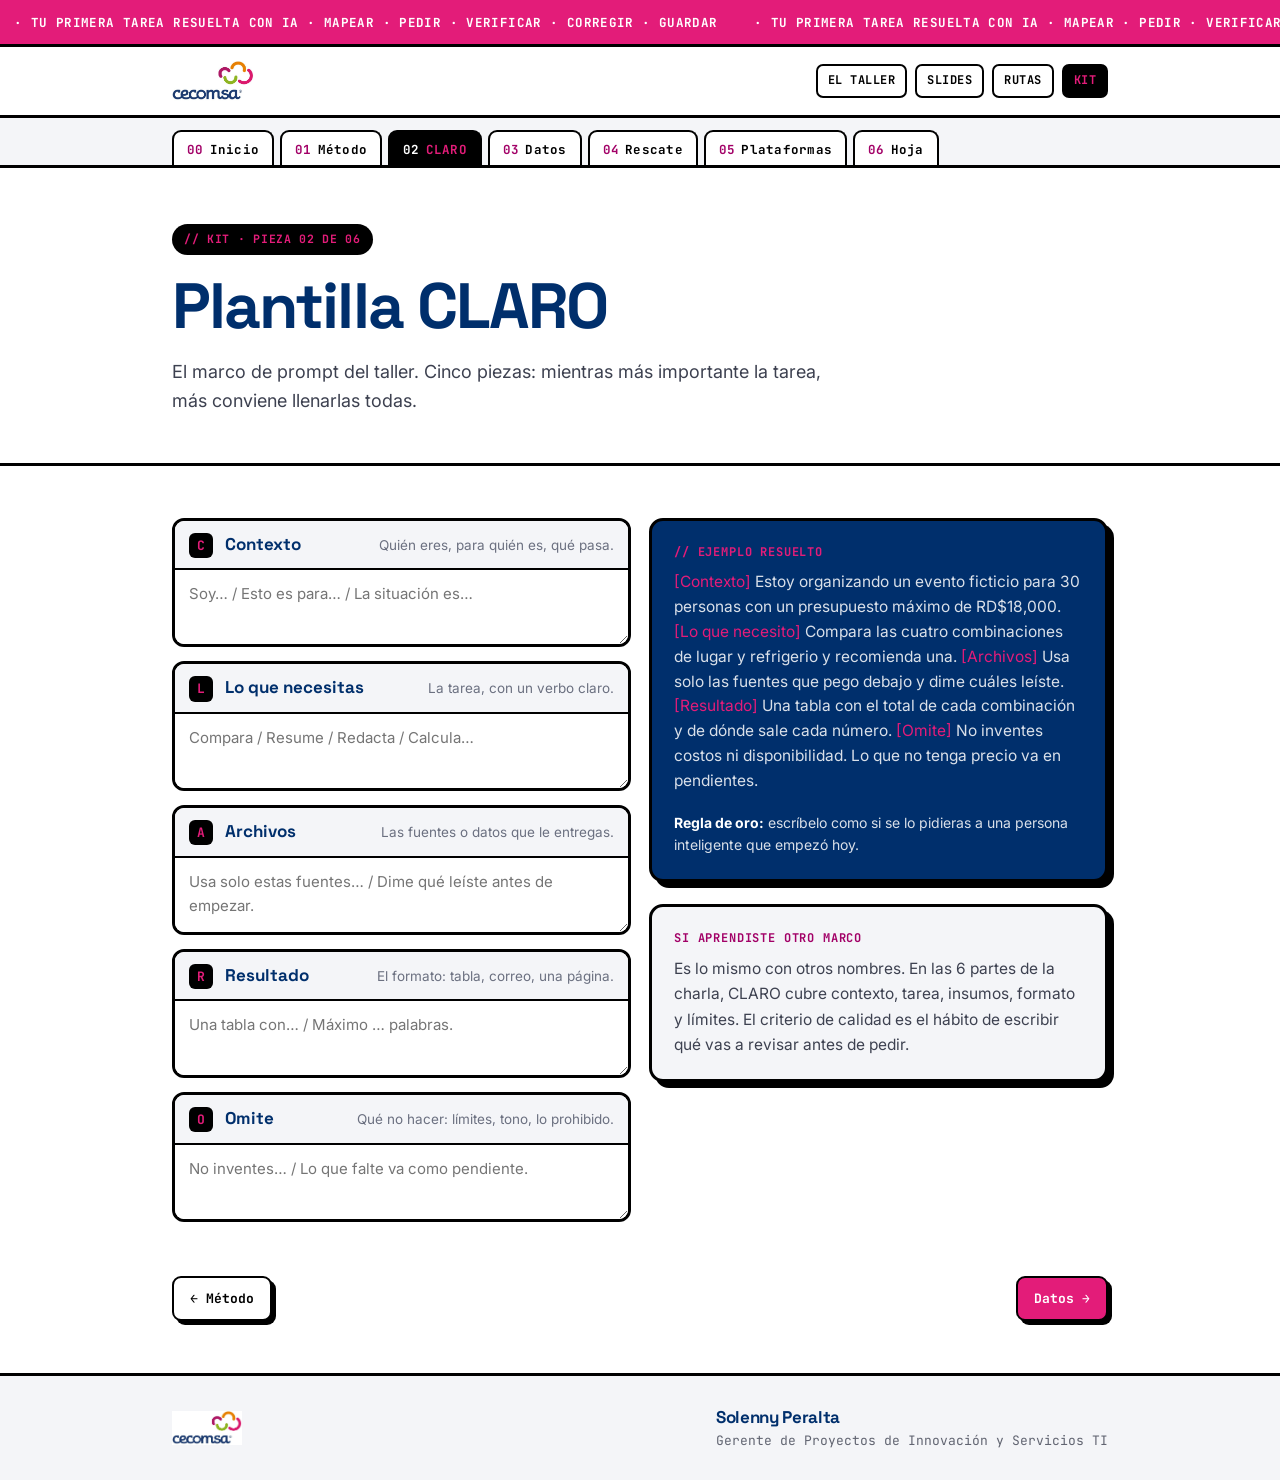
<file: kit/claro.html>
<!DOCTYPE html>
<html lang="es">
<head>
<meta charset="UTF-8">
<meta name="viewport" content="width=device-width, initial-scale=1.0">
<title>Plantilla CLARO · Kit del participante</title>
<meta name="description" content="El marco de prompt del taller, para llenar.">
<link rel="icon" href="../assets/logo-cecomsa-color.png">
<link rel="preconnect" href="https://fonts.googleapis.com"><link rel="preconnect" href="https://fonts.gstatic.com" crossorigin><link href="https://fonts.googleapis.com/css2?family=Space+Grotesk:wght@500;600;700&family=Inter:wght@400;500;600;700&family=JetBrains+Mono:wght@400;500;700&display=swap" rel="stylesheet">
<link rel="stylesheet" href="../assets/site.css">
<link rel="stylesheet" href="../assets/taller.css">
</head>
<body>
<div class="marq" aria-hidden="true"><div class="marq-track"><span>· tu primera tarea resuelta con ia · mapear · pedir · verificar · corregir · guardar </span><span>· tu primera tarea resuelta con ia · mapear · pedir · verificar · corregir · guardar </span></div></div>
<header class="top"><div class="wrap">
  <a href="../index.html"><img src="../assets/logo-cecomsa-color.png" alt="CECOMSA"></a>
  <nav><a href="../index.html">El taller</a><a href="../presentacion.html">Slides</a><a href="../rutas/index.html">Rutas</a><a href="../kit/index.html" class="on">Kit</a></nav>
</div></header>
<nav class="tabs" aria-label="Secciones"><div class="wrap"><a href="index.html" class=""><span class="k">00</span>Inicio</a><a href="metodo.html" class=""><span class="k">01</span>Método</a><a href="claro.html" class="on"><span class="k">02</span>CLARO</a><a href="datos.html" class=""><span class="k">03</span>Datos</a><a href="recuperacion.html" class=""><span class="k">04</span>Rescate</a><a href="plataformas.html" class=""><span class="k">05</span>Plataformas</a><a href="hoja.html" class=""><span class="k">06</span>Hoja</a></div></nav>
<main>
<section class="hero"><div class="wrap">
  <div class="tag">// kit · pieza 02 de 06</div>
  <h1>Plantilla CLARO</h1>
  <p>El marco de prompt del taller. Cinco piezas: mientras más importante la tarea, más conviene llenarlas todas.</p>
</div></section><section class="sec"><div class="wrap">
<div class="grid g2" style="align-items:start">
  <div><div class="field"><div class="fh"><b>C</b><span>Contexto</span><small>Quién eres, para quién es, qué pasa.</small></div><textarea placeholder="Soy… / Esto es para… / La situación es…" aria-label="Contexto"></textarea></div><div class="field"><div class="fh"><b>L</b><span>Lo que necesitas</span><small>La tarea, con un verbo claro.</small></div><textarea placeholder="Compara / Resume / Redacta / Calcula…" aria-label="Lo que necesitas"></textarea></div><div class="field"><div class="fh"><b>A</b><span>Archivos</span><small>Las fuentes o datos que le entregas.</small></div><textarea placeholder="Usa solo estas fuentes… / Dime qué leíste antes de empezar." aria-label="Archivos"></textarea></div><div class="field"><div class="fh"><b>R</b><span>Resultado</span><small>El formato: tabla, correo, una página.</small></div><textarea placeholder="Una tabla con… / Máximo … palabras." aria-label="Resultado"></textarea></div><div class="field"><div class="fh"><b>O</b><span>Omite</span><small>Qué no hacer: límites, tono, lo prohibido.</small></div><textarea placeholder="No inventes… / Lo que falte va como pendiente." aria-label="Omite"></textarea></div></div>
  <div><div class="box azul"><span class="n">// ejemplo resuelto</span><p style="font-size:15.5px;line-height:1.6"><span style="color:#E31C79">[Contexto]</span> Estoy organizando un evento ficticio para 30 personas con un presupuesto máximo de RD$18,000. <span style="color:#E31C79">[Lo que necesito]</span> Compara las cuatro combinaciones de lugar y refrigerio y recomienda una. <span style="color:#E31C79">[Archivos]</span> Usa solo las fuentes que pego debajo y dime cuáles leíste. <span style="color:#E31C79">[Resultado]</span> Una tabla con el total de cada combinación y de dónde sale cada número. <span style="color:#E31C79">[Omite]</span> No inventes costos ni disponibilidad. Lo que no tenga precio va en pendientes.</p>
    <p style="margin-top:18px;font-size:14px"><b style="color:#fff">Regla de oro:</b> escríbelo como si se lo pidieras a una persona inteligente que empezó hoy.</p></div>
  <div class="box soft" style="margin-top:22px"><span class="n">si aprendiste otro marco</span><p>Es lo mismo con otros nombres. En las 6 partes de la charla, CLARO cubre contexto, tarea, insumos, formato y límites. El criterio de calidad es el hábito de escribir qué vas a revisar antes de pedir.</p></div></div>
</div>
<div class="pager"><a class="chip" href="metodo.html">← Método</a><a class="chip p" href="datos.html">Datos →</a></div></div></section>
</main>
<footer class="foot"><div class="wrap">
  <img src="../assets/logo-cecomsa-color.png" alt="CECOMSA">
  <div class="firma"><b>Solenny Peralta</b><span>Gerente de Proyectos de Innovación y Servicios TI</span></div>
</div></footer>
<script>
document.querySelectorAll('.copy').forEach(function(b){b.addEventListener('click',function(){
  var t=b.closest('.prompt').querySelector('pre').innerText;
  navigator.clipboard.writeText(t).then(function(){var o=b.textContent;b.textContent='¡copiado!';b.classList.add('ok');setTimeout(function(){b.textContent=o;b.classList.remove('ok');},1500);});
});});
</script>
</body>
</html>
</file>
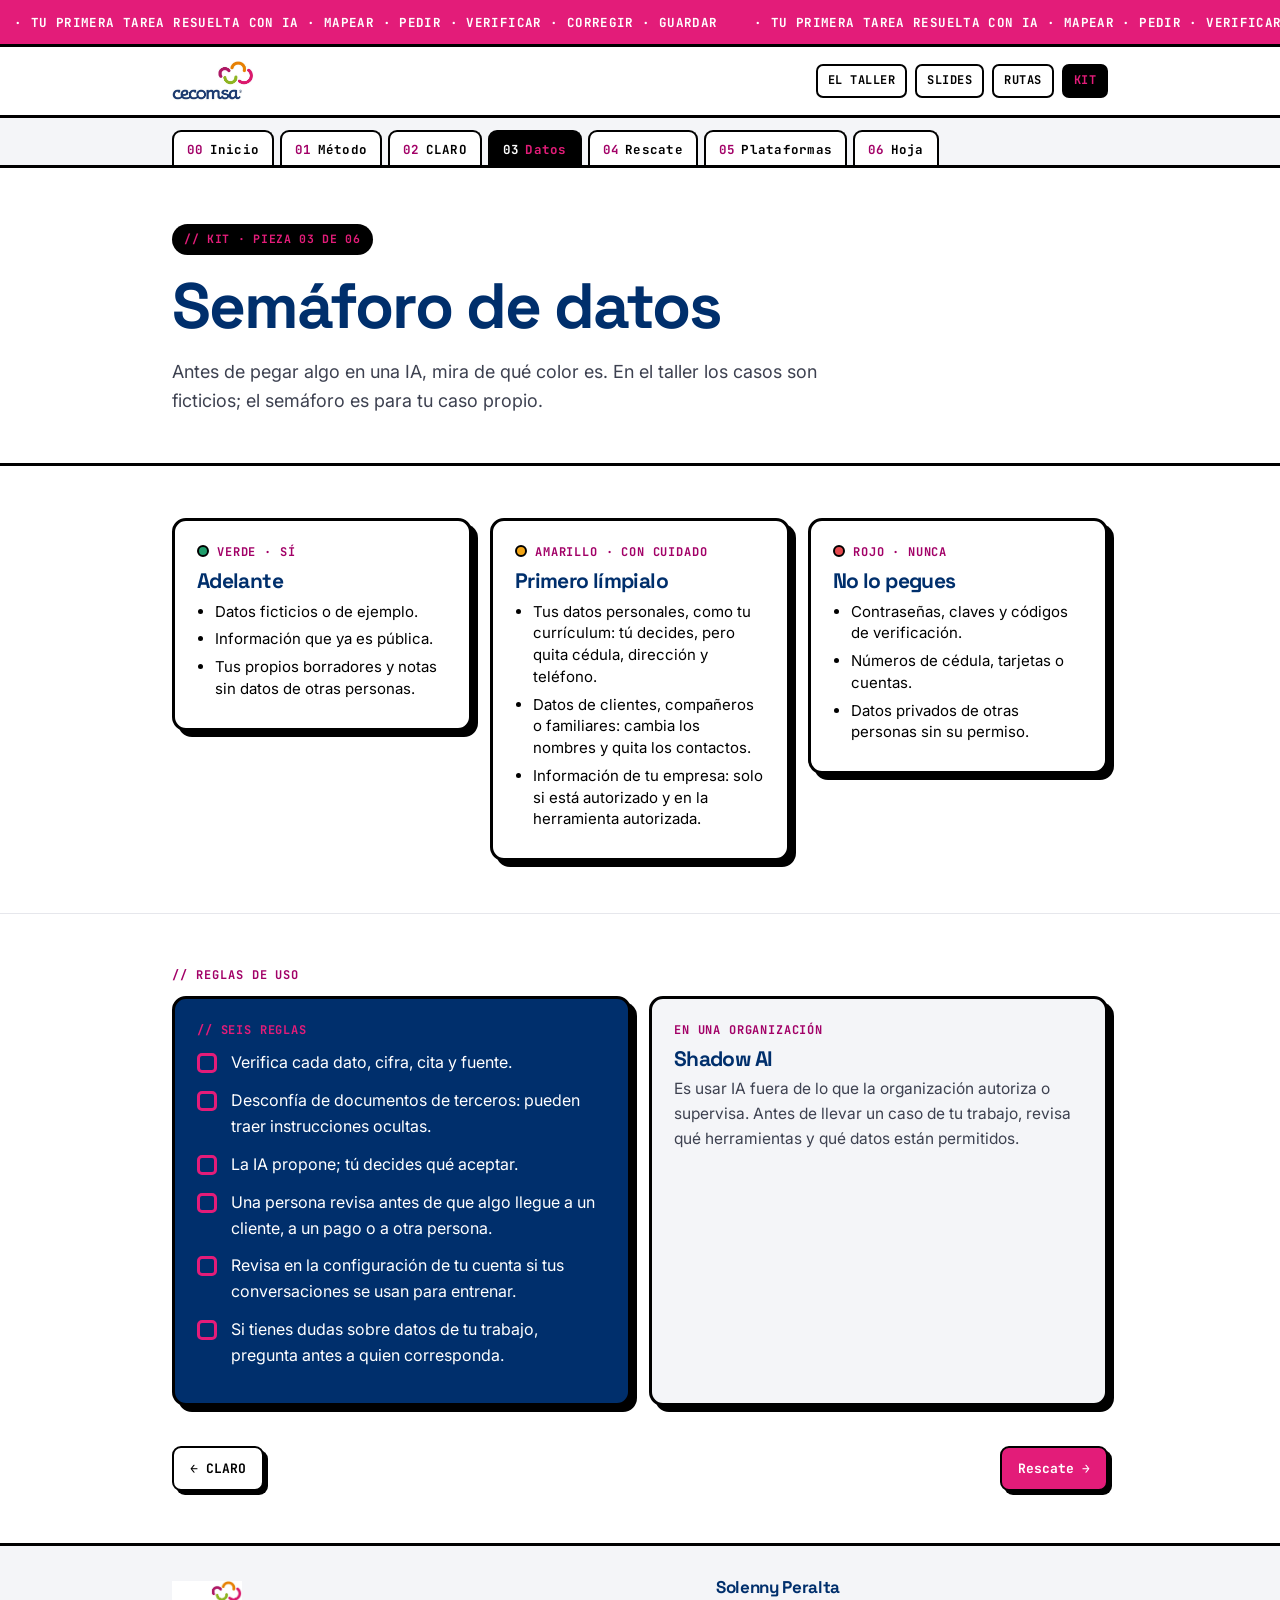
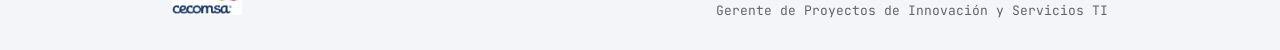
<file: kit/datos.html>
<!DOCTYPE html>
<html lang="es">
<head>
<meta charset="UTF-8">
<meta name="viewport" content="width=device-width, initial-scale=1.0">
<title>Semáforo de datos · Kit del participante</title>
<meta name="description" content="Qué puedes pegar en una IA y qué no.">
<link rel="icon" href="../assets/logo-cecomsa-color.png">
<link rel="preconnect" href="https://fonts.googleapis.com"><link rel="preconnect" href="https://fonts.gstatic.com" crossorigin><link href="https://fonts.googleapis.com/css2?family=Space+Grotesk:wght@500;600;700&family=Inter:wght@400;500;600;700&family=JetBrains+Mono:wght@400;500;700&display=swap" rel="stylesheet">
<link rel="stylesheet" href="../assets/site.css">
<link rel="stylesheet" href="../assets/taller.css">
</head>
<body>
<div class="marq" aria-hidden="true"><div class="marq-track"><span>· tu primera tarea resuelta con ia · mapear · pedir · verificar · corregir · guardar </span><span>· tu primera tarea resuelta con ia · mapear · pedir · verificar · corregir · guardar </span></div></div>
<header class="top"><div class="wrap">
  <a href="../index.html"><img src="../assets/logo-cecomsa-color.png" alt="CECOMSA"></a>
  <nav><a href="../index.html">El taller</a><a href="../presentacion.html">Slides</a><a href="../rutas/index.html">Rutas</a><a href="../kit/index.html" class="on">Kit</a></nav>
</div></header>
<nav class="tabs" aria-label="Secciones"><div class="wrap"><a href="index.html" class=""><span class="k">00</span>Inicio</a><a href="metodo.html" class=""><span class="k">01</span>Método</a><a href="claro.html" class=""><span class="k">02</span>CLARO</a><a href="datos.html" class="on"><span class="k">03</span>Datos</a><a href="recuperacion.html" class=""><span class="k">04</span>Rescate</a><a href="plataformas.html" class=""><span class="k">05</span>Plataformas</a><a href="hoja.html" class=""><span class="k">06</span>Hoja</a></div></nav>
<main>
<section class="hero"><div class="wrap">
  <div class="tag">// kit · pieza 03 de 06</div>
  <h1>Semáforo de datos</h1>
  <p>Antes de pegar algo en una IA, mira de qué color es. En el taller los casos son ficticios; el semáforo es para tu caso propio.</p>
</div></section><section class="sec"><div class="wrap">
<div class="grid g3" style="align-items:start">
  <div class="box"><span class="n"><i class="luz v"></i>verde · sí</span><h3>Adelante</h3><ul class="lista"><li>Datos ficticios o de ejemplo.</li><li>Información que ya es pública.</li><li>Tus propios borradores y notas sin datos de otras personas.</li></ul></div>
  <div class="box"><span class="n"><i class="luz a"></i>amarillo · con cuidado</span><h3>Primero límpialo</h3><ul class="lista"><li>Tus datos personales, como tu currículum: tú decides, pero quita cédula, dirección y teléfono.</li><li>Datos de clientes, compañeros o familiares: cambia los nombres y quita los contactos.</li><li>Información de tu empresa: solo si está autorizado y en la herramienta autorizada.</li></ul></div>
  <div class="box"><span class="n"><i class="luz r"></i>rojo · nunca</span><h3>No lo pegues</h3><ul class="lista"><li>Contraseñas, claves y códigos de verificación.</li><li>Números de cédula, tarjetas o cuentas.</li><li>Datos privados de otras personas sin su permiso.</li></ul></div>
</div>
</div></section><section class="sec"><div class="wrap">
  <div class="eyebrow">// reglas de uso</div>
<div class="grid g2">
  <div class="box azul"><span class="n">// seis reglas</span><ul class="check" style="margin-top:10px"><li>Verifica cada dato, cifra, cita y fuente.</li><li>Desconfía de documentos de terceros: pueden traer instrucciones ocultas.</li><li>La IA propone; tú decides qué aceptar.</li><li>Una persona revisa antes de que algo llegue a un cliente, a un pago o a otra persona.</li><li>Revisa en la configuración de tu cuenta si tus conversaciones se usan para entrenar.</li><li>Si tienes dudas sobre datos de tu trabajo, pregunta antes a quien corresponda.</li></ul></div>
  <div class="box soft"><span class="n">en una organización</span><h3>Shadow AI</h3><p>Es usar IA fuera de lo que la organización autoriza o supervisa. Antes de llevar un caso de tu trabajo, revisa qué herramientas y qué datos están permitidos.</p></div>
</div>
<div class="pager"><a class="chip" href="claro.html">← CLARO</a><a class="chip p" href="recuperacion.html">Rescate →</a></div></div></section>
</main>
<footer class="foot"><div class="wrap">
  <img src="../assets/logo-cecomsa-color.png" alt="CECOMSA">
  <div class="firma"><b>Solenny Peralta</b><span>Gerente de Proyectos de Innovación y Servicios TI</span></div>
</div></footer>
<script>
document.querySelectorAll('.copy').forEach(function(b){b.addEventListener('click',function(){
  var t=b.closest('.prompt').querySelector('pre').innerText;
  navigator.clipboard.writeText(t).then(function(){var o=b.textContent;b.textContent='¡copiado!';b.classList.add('ok');setTimeout(function(){b.textContent=o;b.classList.remove('ok');},1500);});
});});
</script>
</body>
</html>
</file>
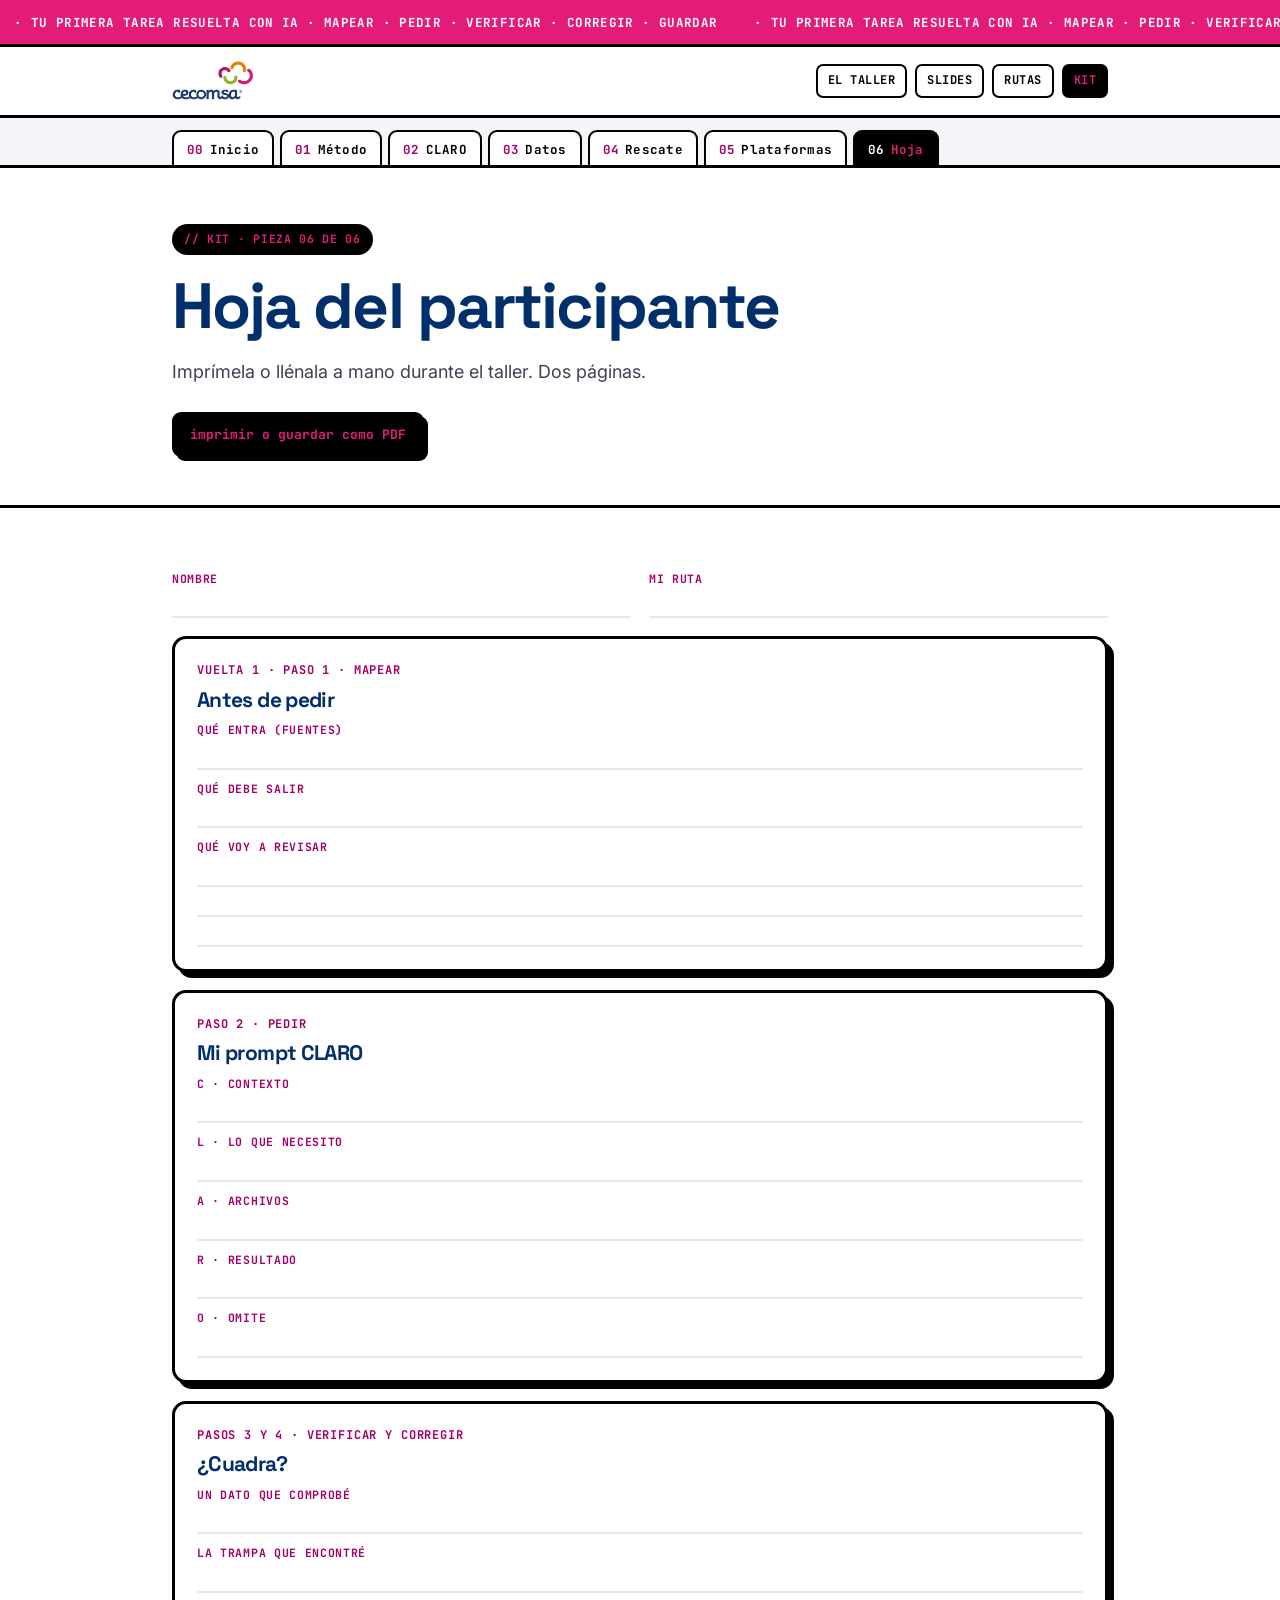
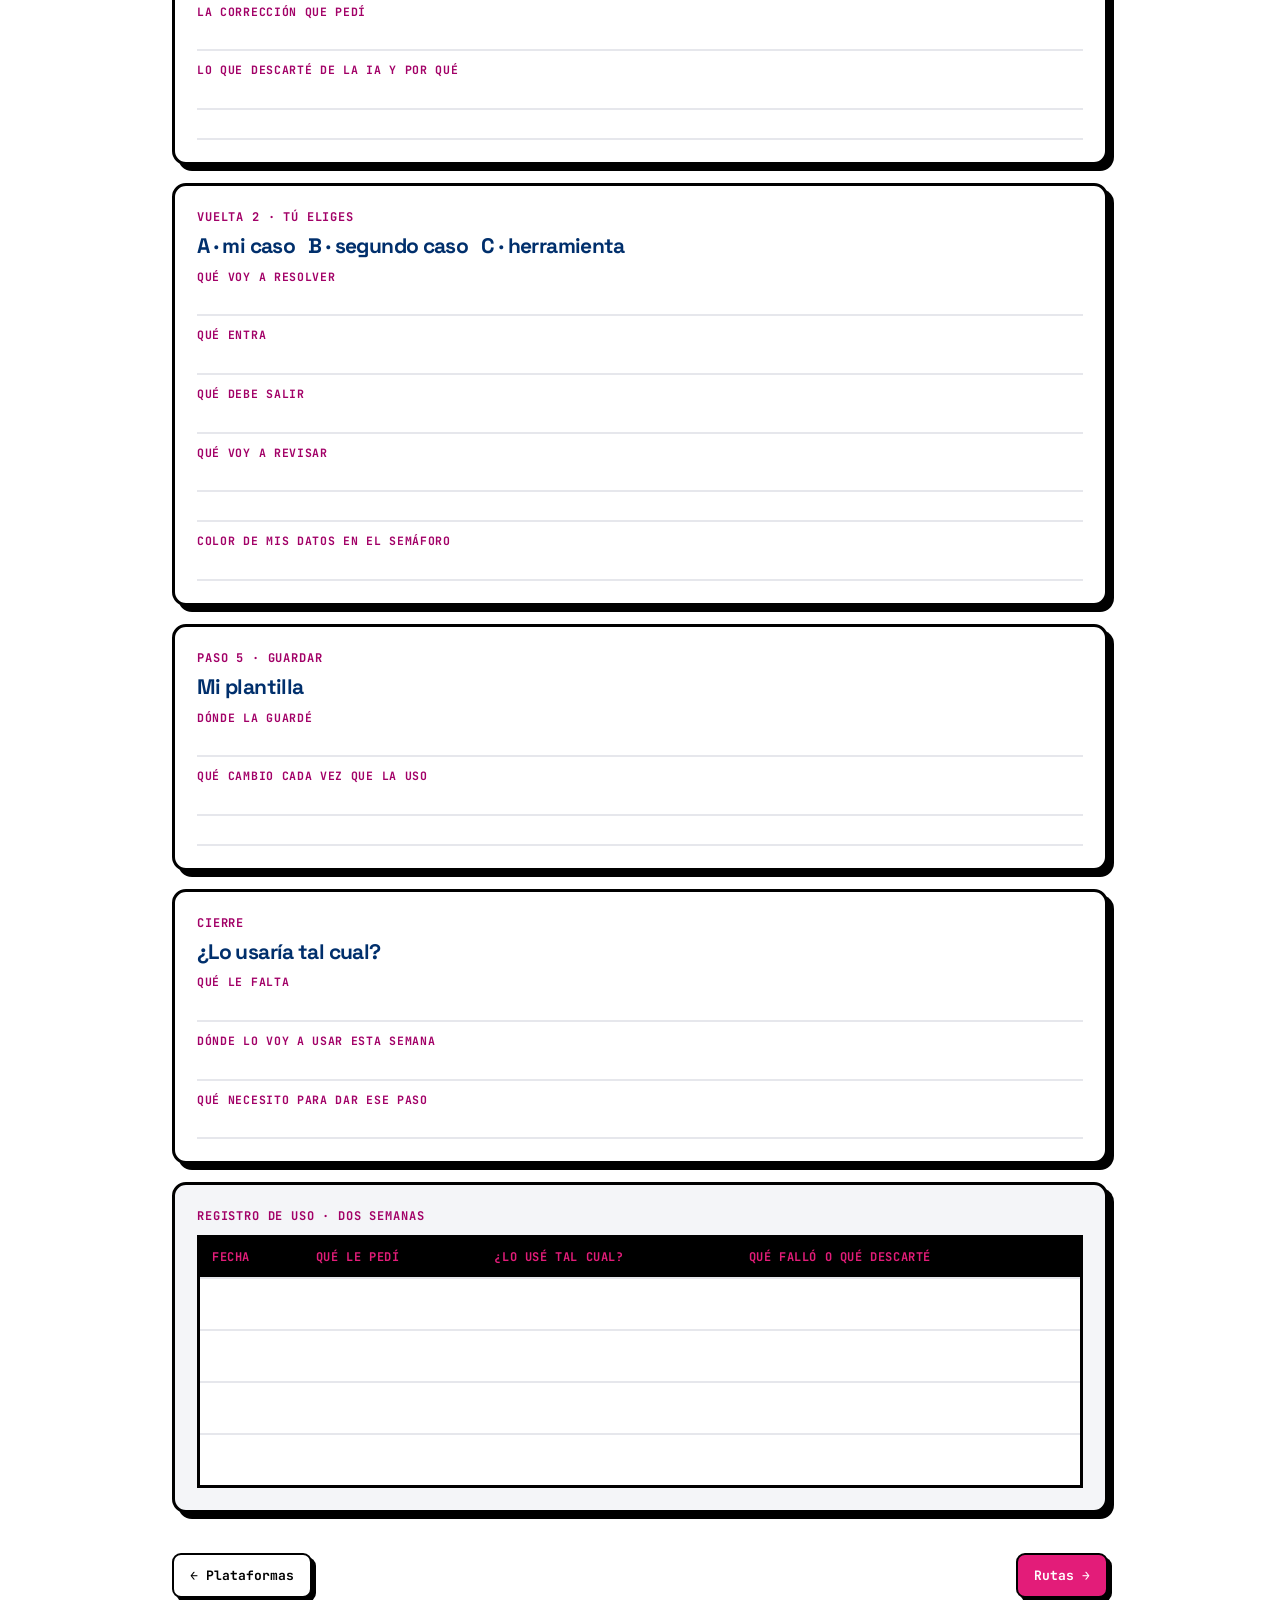
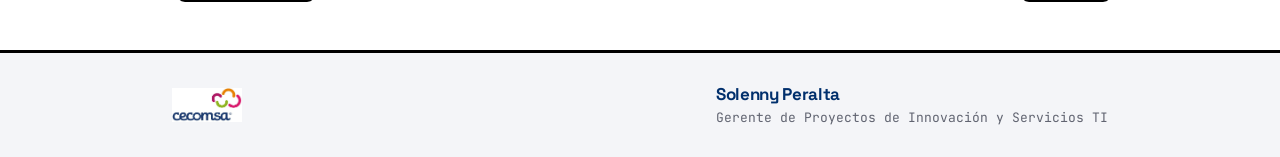
<file: kit/hoja.html>
<!DOCTYPE html>
<html lang="es">
<head>
<meta charset="UTF-8">
<meta name="viewport" content="width=device-width, initial-scale=1.0">
<title>Hoja del participante · Kit del participante</title>
<meta name="description" content="Hoja para imprimir y llenar durante el taller.">
<link rel="icon" href="../assets/logo-cecomsa-color.png">
<link rel="preconnect" href="https://fonts.googleapis.com"><link rel="preconnect" href="https://fonts.gstatic.com" crossorigin><link href="https://fonts.googleapis.com/css2?family=Space+Grotesk:wght@500;600;700&family=Inter:wght@400;500;600;700&family=JetBrains+Mono:wght@400;500;700&display=swap" rel="stylesheet">
<link rel="stylesheet" href="../assets/site.css">
<link rel="stylesheet" href="../assets/taller.css">
</head>
<body>
<div class="marq" aria-hidden="true"><div class="marq-track"><span>· tu primera tarea resuelta con ia · mapear · pedir · verificar · corregir · guardar </span><span>· tu primera tarea resuelta con ia · mapear · pedir · verificar · corregir · guardar </span></div></div>
<header class="top"><div class="wrap">
  <a href="../index.html"><img src="../assets/logo-cecomsa-color.png" alt="CECOMSA"></a>
  <nav><a href="../index.html">El taller</a><a href="../presentacion.html">Slides</a><a href="../rutas/index.html">Rutas</a><a href="../kit/index.html" class="on">Kit</a></nav>
</div></header>
<nav class="tabs" aria-label="Secciones"><div class="wrap"><a href="index.html" class=""><span class="k">00</span>Inicio</a><a href="metodo.html" class=""><span class="k">01</span>Método</a><a href="claro.html" class=""><span class="k">02</span>CLARO</a><a href="datos.html" class=""><span class="k">03</span>Datos</a><a href="recuperacion.html" class=""><span class="k">04</span>Rescate</a><a href="plataformas.html" class=""><span class="k">05</span>Plataformas</a><a href="hoja.html" class="on"><span class="k">06</span>Hoja</a></div></nav>
<main>
<section class="hero"><div class="wrap">
  <div class="tag">// kit · pieza 06 de 06</div>
  <h1>Hoja del participante</h1>
  <p>Imprímela o llénala a mano durante el taller. Dos páginas.</p>
  <div class="meta no-print"><button class="chip n" onclick="window.print()" type="button">imprimir o guardar como PDF</button></div>
</div></section><section class="sec"><div class="wrap">
<div class="print-only print-head"><img src="../assets/logo-cecomsa-color.png" alt="CECOMSA"><span>Tu primera tarea resuelta con IA · Hoja del participante · Solenny Peralta</span></div>
<div class="hoja">
  <div class="grid g2"><div class="hl-campo"><b>Nombre</b><span></span></div><div class="hl-campo"><b>Mi ruta</b><span></span></div></div>
  <div class="box"><span class="n">vuelta 1 · paso 1 · mapear</span><h3>Antes de pedir</h3><div class="hl-campo"><b>Qué entra (fuentes)</b><span></span></div><div class="hl-campo"><b>Qué debe salir</b><span></span></div><div class="hl-campo"><b>Qué voy a revisar</b><span></span><span></span><span></span></div></div>
  <div class="box"><span class="n">paso 2 · pedir</span><h3>Mi prompt CLARO</h3><div class="hl-campo"><b>C · Contexto</b><span></span></div><div class="hl-campo"><b>L · Lo que necesito</b><span></span></div><div class="hl-campo"><b>A · Archivos</b><span></span></div><div class="hl-campo"><b>R · Resultado</b><span></span></div><div class="hl-campo"><b>O · Omite</b><span></span></div></div>
  <div class="box"><span class="n">pasos 3 y 4 · verificar y corregir</span><h3>¿Cuadra?</h3><div class="hl-campo"><b>Un dato que comprobé</b><span></span></div><div class="hl-campo"><b>La trampa que encontré</b><span></span></div><div class="hl-campo"><b>La corrección que pedí</b><span></span></div><div class="hl-campo"><b>Lo que descarté de la IA y por qué</b><span></span><span></span></div></div>
  <div class="box salto"><span class="n">vuelta 2 · tú eliges</span><h3>A · mi caso &nbsp; B · segundo caso &nbsp; C · herramienta</h3><div class="hl-campo"><b>Qué voy a resolver</b><span></span></div><div class="hl-campo"><b>Qué entra</b><span></span></div><div class="hl-campo"><b>Qué debe salir</b><span></span></div><div class="hl-campo"><b>Qué voy a revisar</b><span></span><span></span></div><div class="hl-campo"><b>Color de mis datos en el semáforo</b><span></span></div></div>
  <div class="box"><span class="n">paso 5 · guardar</span><h3>Mi plantilla</h3><div class="hl-campo"><b>Dónde la guardé</b><span></span></div><div class="hl-campo"><b>Qué cambio cada vez que la uso</b><span></span><span></span></div></div>
  <div class="box"><span class="n">cierre</span><h3>¿Lo usaría tal cual?</h3><div class="hl-campo"><b>Qué le falta</b><span></span></div><div class="hl-campo"><b>Dónde lo voy a usar esta semana</b><span></span></div><div class="hl-campo"><b>Qué necesito para dar ese paso</b><span></span></div></div>
  <div class="box soft"><span class="n">registro de uso · dos semanas</span><div class="scroll"><table class="tbl"><tr><th>Fecha</th><th>Qué le pedí</th><th>¿Lo usé tal cual?</th><th>Qué falló o qué descarté</th></tr><tr><td></td><td></td><td></td><td></td></tr><tr><td></td><td></td><td></td><td></td></tr><tr><td></td><td></td><td></td><td></td></tr><tr><td></td><td></td><td></td><td></td></tr></table></div></div>
</div>
<div class="pager"><a class="chip" href="plataformas.html">← Plataformas</a><a class="chip p" href="../rutas/index.html">Rutas →</a></div></div></section>
</main>
<footer class="foot"><div class="wrap">
  <img src="../assets/logo-cecomsa-color.png" alt="CECOMSA">
  <div class="firma"><b>Solenny Peralta</b><span>Gerente de Proyectos de Innovación y Servicios TI</span></div>
</div></footer>
<script>
document.querySelectorAll('.copy').forEach(function(b){b.addEventListener('click',function(){
  var t=b.closest('.prompt').querySelector('pre').innerText;
  navigator.clipboard.writeText(t).then(function(){var o=b.textContent;b.textContent='¡copiado!';b.classList.add('ok');setTimeout(function(){b.textContent=o;b.classList.remove('ok');},1500);});
});});
</script>
</body>
</html>
</file>
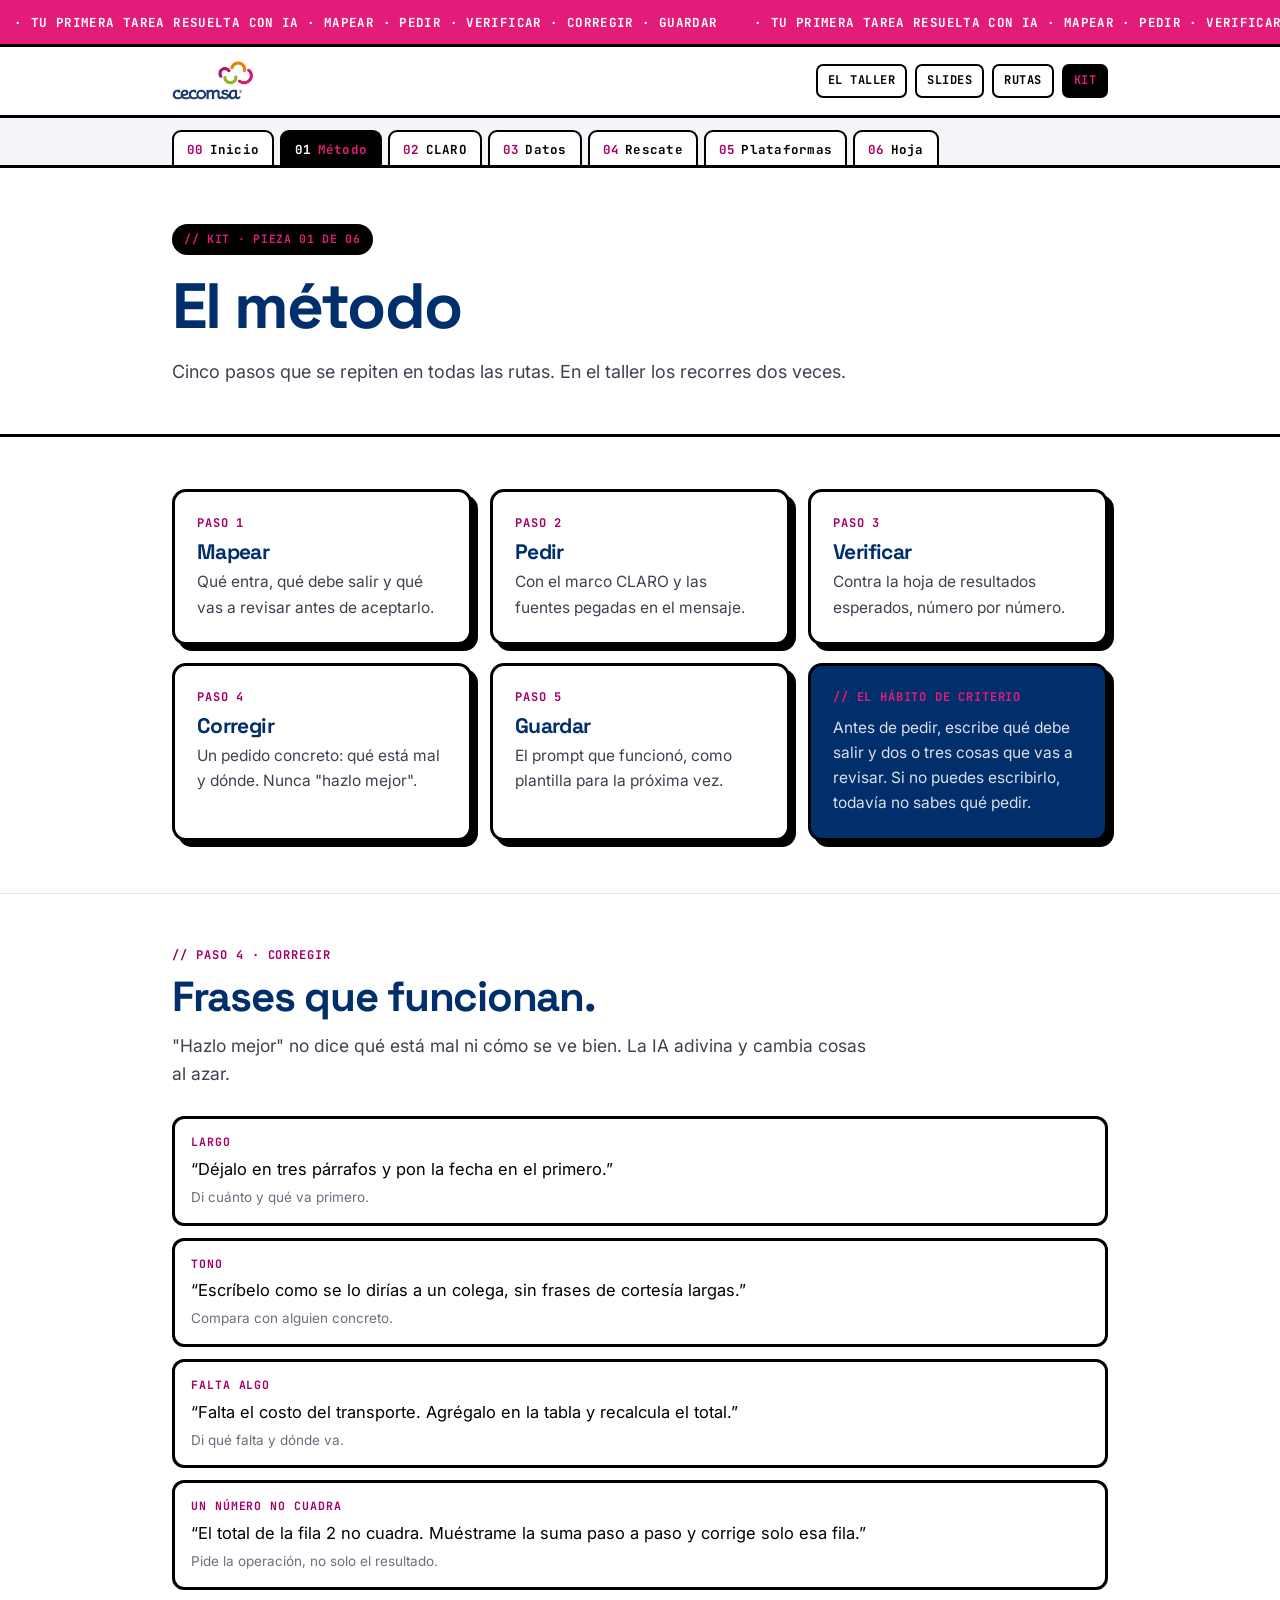
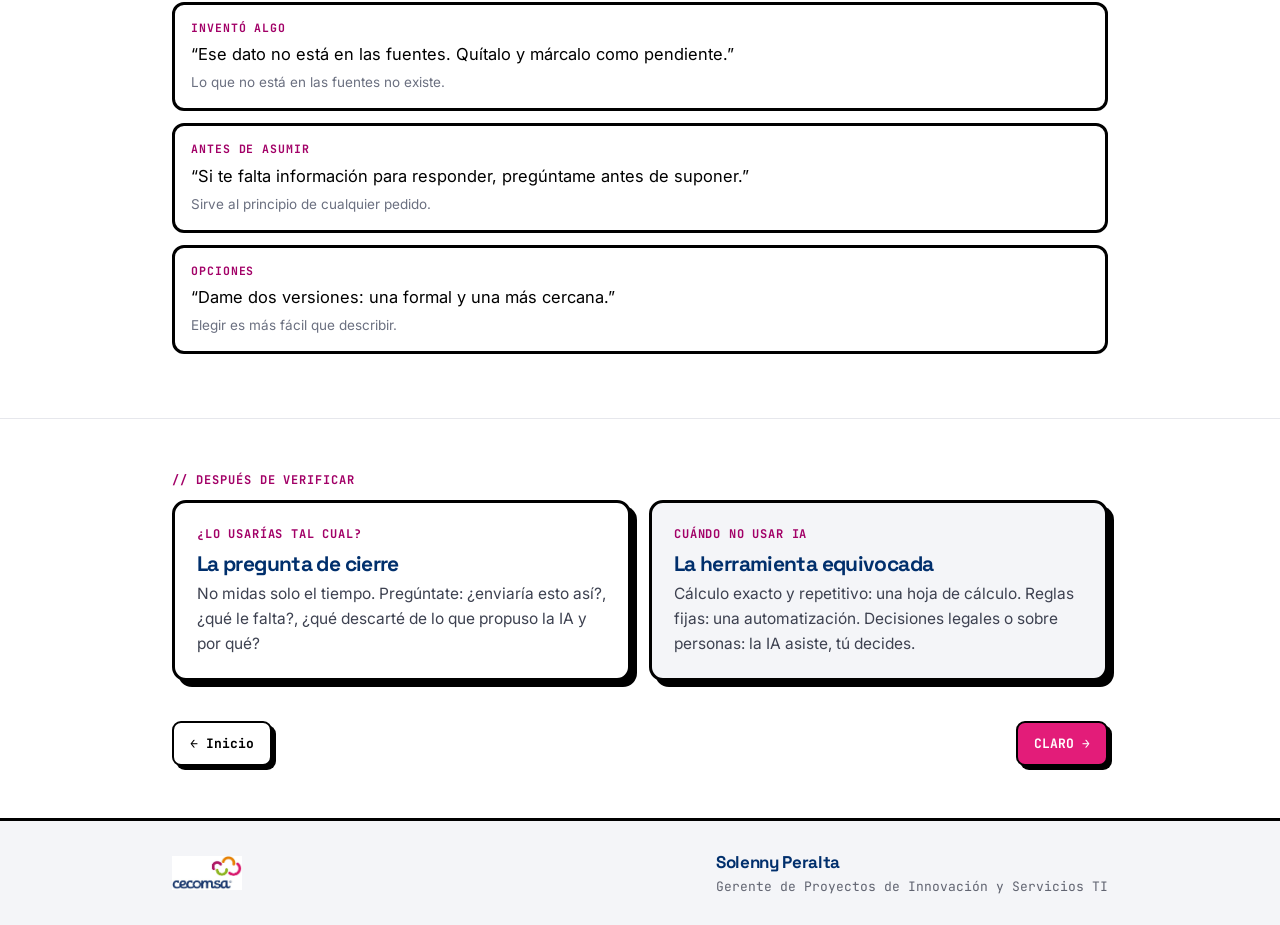
<file: kit/metodo.html>
<!DOCTYPE html>
<html lang="es">
<head>
<meta charset="UTF-8">
<meta name="viewport" content="width=device-width, initial-scale=1.0">
<title>Método · Kit del participante</title>
<meta name="description" content="Los cinco pasos del taller y las frases para corregir.">
<link rel="icon" href="../assets/logo-cecomsa-color.png">
<link rel="preconnect" href="https://fonts.googleapis.com"><link rel="preconnect" href="https://fonts.gstatic.com" crossorigin><link href="https://fonts.googleapis.com/css2?family=Space+Grotesk:wght@500;600;700&family=Inter:wght@400;500;600;700&family=JetBrains+Mono:wght@400;500;700&display=swap" rel="stylesheet">
<link rel="stylesheet" href="../assets/site.css">
<link rel="stylesheet" href="../assets/taller.css">
</head>
<body>
<div class="marq" aria-hidden="true"><div class="marq-track"><span>· tu primera tarea resuelta con ia · mapear · pedir · verificar · corregir · guardar </span><span>· tu primera tarea resuelta con ia · mapear · pedir · verificar · corregir · guardar </span></div></div>
<header class="top"><div class="wrap">
  <a href="../index.html"><img src="../assets/logo-cecomsa-color.png" alt="CECOMSA"></a>
  <nav><a href="../index.html">El taller</a><a href="../presentacion.html">Slides</a><a href="../rutas/index.html">Rutas</a><a href="../kit/index.html" class="on">Kit</a></nav>
</div></header>
<nav class="tabs" aria-label="Secciones"><div class="wrap"><a href="index.html" class=""><span class="k">00</span>Inicio</a><a href="metodo.html" class="on"><span class="k">01</span>Método</a><a href="claro.html" class=""><span class="k">02</span>CLARO</a><a href="datos.html" class=""><span class="k">03</span>Datos</a><a href="recuperacion.html" class=""><span class="k">04</span>Rescate</a><a href="plataformas.html" class=""><span class="k">05</span>Plataformas</a><a href="hoja.html" class=""><span class="k">06</span>Hoja</a></div></nav>
<main>
<section class="hero"><div class="wrap">
  <div class="tag">// kit · pieza 01 de 06</div>
  <h1>El método</h1>
  <p>Cinco pasos que se repiten en todas las rutas. En el taller los recorres dos veces.</p>
</div></section><section class="sec"><div class="wrap">
<div class="grid g3"><div class="box"><span class="n">paso 1</span><h3>Mapear</h3><p>Qué entra, qué debe salir y qué vas a revisar antes de aceptarlo.</p></div><div class="box"><span class="n">paso 2</span><h3>Pedir</h3><p>Con el marco CLARO y las fuentes pegadas en el mensaje.</p></div><div class="box"><span class="n">paso 3</span><h3>Verificar</h3><p>Contra la hoja de resultados esperados, número por número.</p></div><div class="box"><span class="n">paso 4</span><h3>Corregir</h3><p>Un pedido concreto: qué está mal y dónde. Nunca "hazlo mejor".</p></div><div class="box"><span class="n">paso 5</span><h3>Guardar</h3><p>El prompt que funcionó, como plantilla para la próxima vez.</p></div><div class="box azul"><span class="n">// el hábito de criterio</span><p>Antes de pedir, escribe qué debe salir y dos o tres cosas que vas a revisar. Si no puedes escribirlo, todavía no sabes qué pedir.</p></div></div>
</div></section><section class="sec" id="frases"><div class="wrap">
  <div class="eyebrow">// paso 4 · corregir</div>
  <h2>Frases que funcionan.</h2>
  <p class="lead">"Hazlo mejor" no dice qué está mal ni cómo se ve bien. La IA adivina y cambia cosas al azar.</p>
<div class="phr"><b>largo</b><q>Déjalo en tres párrafos y pon la fecha en el primero.</q><small>Di cuánto y qué va primero.</small></div><div class="phr"><b>tono</b><q>Escríbelo como se lo dirías a un colega, sin frases de cortesía largas.</q><small>Compara con alguien concreto.</small></div><div class="phr"><b>falta algo</b><q>Falta el costo del transporte. Agrégalo en la tabla y recalcula el total.</q><small>Di qué falta y dónde va.</small></div><div class="phr"><b>un número no cuadra</b><q>El total de la fila 2 no cuadra. Muéstrame la suma paso a paso y corrige solo esa fila.</q><small>Pide la operación, no solo el resultado.</small></div><div class="phr"><b>inventó algo</b><q>Ese dato no está en las fuentes. Quítalo y márcalo como pendiente.</q><small>Lo que no está en las fuentes no existe.</small></div><div class="phr"><b>antes de asumir</b><q>Si te falta información para responder, pregúntame antes de suponer.</q><small>Sirve al principio de cualquier pedido.</small></div><div class="phr"><b>opciones</b><q>Dame dos versiones: una formal y una más cercana.</q><small>Elegir es más fácil que describir.</small></div>
</div></section><section class="sec"><div class="wrap">
  <div class="eyebrow">// después de verificar</div>
<div class="grid g2">
  <div class="box"><span class="n">¿lo usarías tal cual?</span><h3>La pregunta de cierre</h3><p>No midas solo el tiempo. Pregúntate: ¿enviaría esto así?, ¿qué le falta?, ¿qué descarté de lo que propuso la IA y por qué?</p></div>
  <div class="box soft"><span class="n">cuándo no usar ia</span><h3>La herramienta equivocada</h3><p>Cálculo exacto y repetitivo: una hoja de cálculo. Reglas fijas: una automatización. Decisiones legales o sobre personas: la IA asiste, tú decides.</p></div>
</div>
<div class="pager"><a class="chip" href="index.html">← Inicio</a><a class="chip p" href="claro.html">CLARO →</a></div></div></section>
</main>
<footer class="foot"><div class="wrap">
  <img src="../assets/logo-cecomsa-color.png" alt="CECOMSA">
  <div class="firma"><b>Solenny Peralta</b><span>Gerente de Proyectos de Innovación y Servicios TI</span></div>
</div></footer>
<script>
document.querySelectorAll('.copy').forEach(function(b){b.addEventListener('click',function(){
  var t=b.closest('.prompt').querySelector('pre').innerText;
  navigator.clipboard.writeText(t).then(function(){var o=b.textContent;b.textContent='¡copiado!';b.classList.add('ok');setTimeout(function(){b.textContent=o;b.classList.remove('ok');},1500);});
});});
</script>
</body>
</html>
</file>
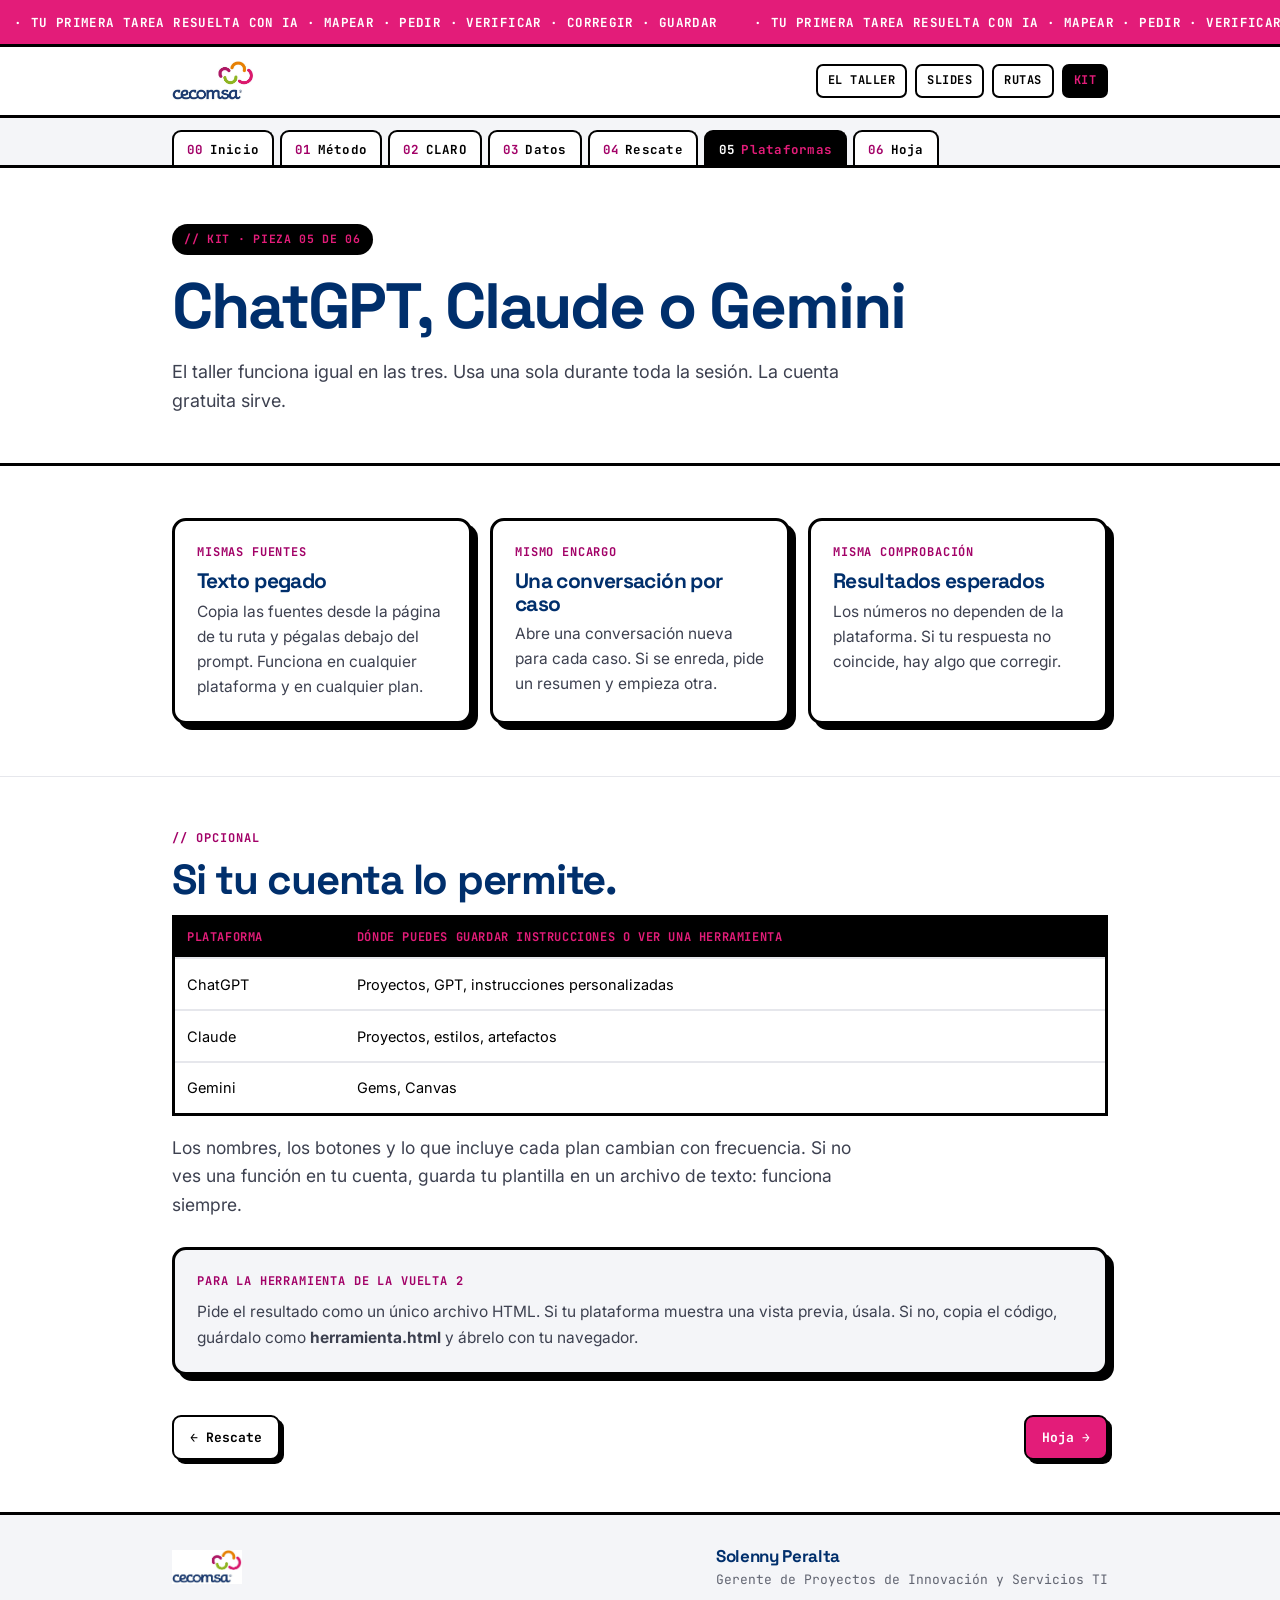
<file: kit/plataformas.html>
<!DOCTYPE html>
<html lang="es">
<head>
<meta charset="UTF-8">
<meta name="viewport" content="width=device-width, initial-scale=1.0">
<title>Plataformas · Kit del participante</title>
<meta name="description" content="La misma ruta en ChatGPT, Claude o Gemini.">
<link rel="icon" href="../assets/logo-cecomsa-color.png">
<link rel="preconnect" href="https://fonts.googleapis.com"><link rel="preconnect" href="https://fonts.gstatic.com" crossorigin><link href="https://fonts.googleapis.com/css2?family=Space+Grotesk:wght@500;600;700&family=Inter:wght@400;500;600;700&family=JetBrains+Mono:wght@400;500;700&display=swap" rel="stylesheet">
<link rel="stylesheet" href="../assets/site.css">
<link rel="stylesheet" href="../assets/taller.css">
</head>
<body>
<div class="marq" aria-hidden="true"><div class="marq-track"><span>· tu primera tarea resuelta con ia · mapear · pedir · verificar · corregir · guardar </span><span>· tu primera tarea resuelta con ia · mapear · pedir · verificar · corregir · guardar </span></div></div>
<header class="top"><div class="wrap">
  <a href="../index.html"><img src="../assets/logo-cecomsa-color.png" alt="CECOMSA"></a>
  <nav><a href="../index.html">El taller</a><a href="../presentacion.html">Slides</a><a href="../rutas/index.html">Rutas</a><a href="../kit/index.html" class="on">Kit</a></nav>
</div></header>
<nav class="tabs" aria-label="Secciones"><div class="wrap"><a href="index.html" class=""><span class="k">00</span>Inicio</a><a href="metodo.html" class=""><span class="k">01</span>Método</a><a href="claro.html" class=""><span class="k">02</span>CLARO</a><a href="datos.html" class=""><span class="k">03</span>Datos</a><a href="recuperacion.html" class=""><span class="k">04</span>Rescate</a><a href="plataformas.html" class="on"><span class="k">05</span>Plataformas</a><a href="hoja.html" class=""><span class="k">06</span>Hoja</a></div></nav>
<main>
<section class="hero"><div class="wrap">
  <div class="tag">// kit · pieza 05 de 06</div>
  <h1>ChatGPT, Claude o Gemini</h1>
  <p>El taller funciona igual en las tres. Usa una sola durante toda la sesión. La cuenta gratuita sirve.</p>
</div></section><section class="sec"><div class="wrap">
<div class="grid g3">
  <div class="box"><span class="n">mismas fuentes</span><h3>Texto pegado</h3><p>Copia las fuentes desde la página de tu ruta y pégalas debajo del prompt. Funciona en cualquier plataforma y en cualquier plan.</p></div>
  <div class="box"><span class="n">mismo encargo</span><h3>Una conversación por caso</h3><p>Abre una conversación nueva para cada caso. Si se enreda, pide un resumen y empieza otra.</p></div>
  <div class="box"><span class="n">misma comprobación</span><h3>Resultados esperados</h3><p>Los números no dependen de la plataforma. Si tu respuesta no coincide, hay algo que corregir.</p></div>
</div>
</div></section><section class="sec"><div class="wrap">
  <div class="eyebrow">// opcional</div>
  <h2>Si tu cuenta lo permite.</h2>
<div class="scroll"><table class="tbl"><tr><th>Plataforma</th><th>Dónde puedes guardar instrucciones o ver una herramienta</th></tr><tr><td>ChatGPT</td><td>Proyectos, GPT, instrucciones personalizadas</td></tr><tr><td>Claude</td><td>Proyectos, estilos, artefactos</td></tr><tr><td>Gemini</td><td>Gems, Canvas</td></tr></table></div><p class="lead" style="margin-top:18px">Los nombres, los botones y lo que incluye cada plan cambian con frecuencia. Si no ves una función en tu cuenta, guarda tu plantilla en un archivo de texto: funciona siempre.</p><div class="box soft"><span class="n">para la herramienta de la vuelta 2</span><p>Pide el resultado como un único archivo HTML. Si tu plataforma muestra una vista previa, úsala. Si no, copia el código, guárdalo como <b>herramienta.html</b> y ábrelo con tu navegador.</p></div>
<div class="pager"><a class="chip" href="recuperacion.html">← Rescate</a><a class="chip p" href="hoja.html">Hoja →</a></div></div></section>
</main>
<footer class="foot"><div class="wrap">
  <img src="../assets/logo-cecomsa-color.png" alt="CECOMSA">
  <div class="firma"><b>Solenny Peralta</b><span>Gerente de Proyectos de Innovación y Servicios TI</span></div>
</div></footer>
<script>
document.querySelectorAll('.copy').forEach(function(b){b.addEventListener('click',function(){
  var t=b.closest('.prompt').querySelector('pre').innerText;
  navigator.clipboard.writeText(t).then(function(){var o=b.textContent;b.textContent='¡copiado!';b.classList.add('ok');setTimeout(function(){b.textContent=o;b.classList.remove('ok');},1500);});
});});
</script>
</body>
</html>
</file>
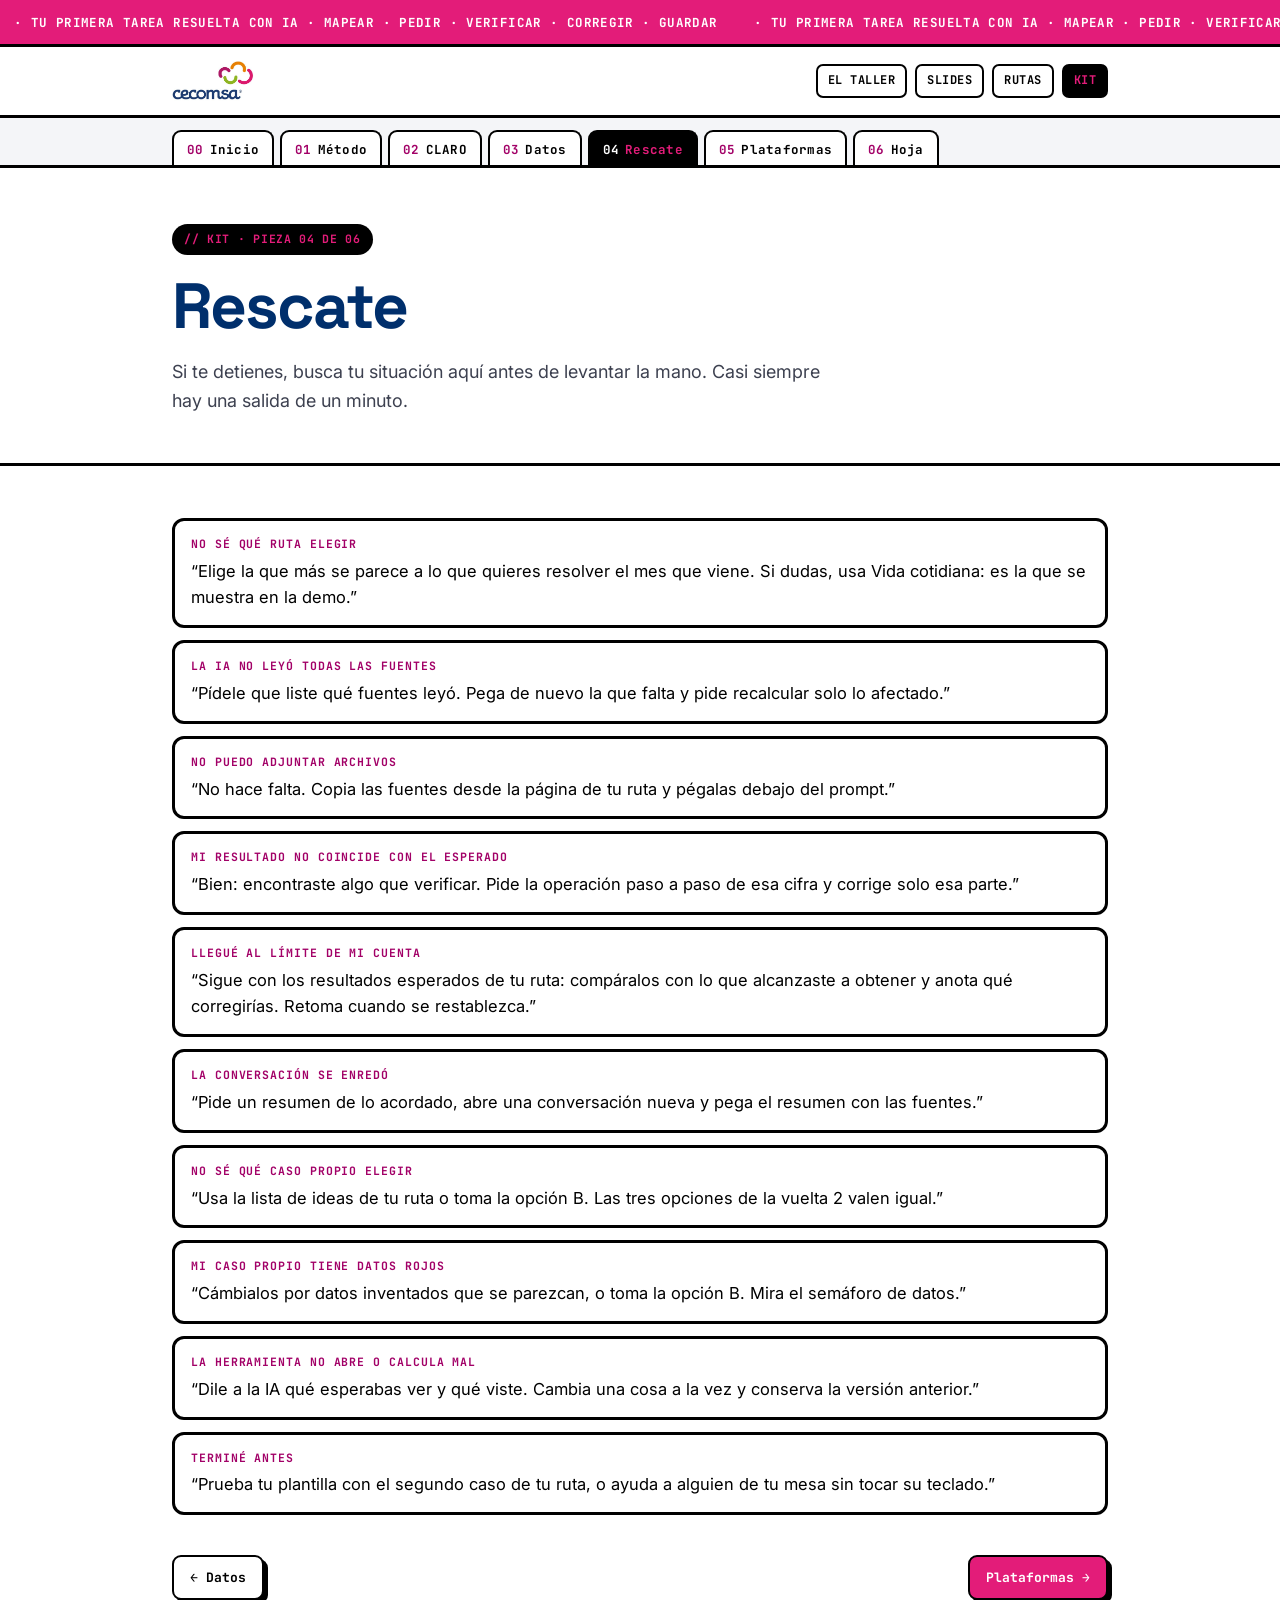
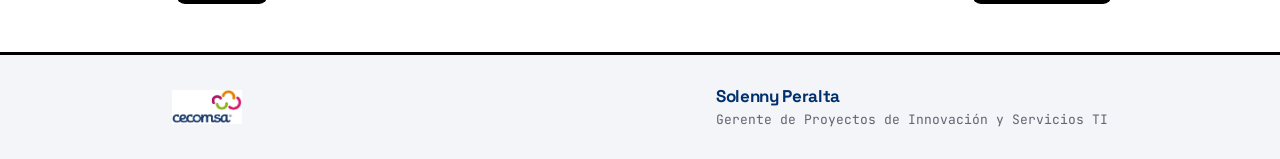
<file: kit/recuperacion.html>
<!DOCTYPE html>
<html lang="es">
<head>
<meta charset="UTF-8">
<meta name="viewport" content="width=device-width, initial-scale=1.0">
<title>Rescate · Kit del participante</title>
<meta name="description" content="Qué hacer si te atascas durante el taller.">
<link rel="icon" href="../assets/logo-cecomsa-color.png">
<link rel="preconnect" href="https://fonts.googleapis.com"><link rel="preconnect" href="https://fonts.gstatic.com" crossorigin><link href="https://fonts.googleapis.com/css2?family=Space+Grotesk:wght@500;600;700&family=Inter:wght@400;500;600;700&family=JetBrains+Mono:wght@400;500;700&display=swap" rel="stylesheet">
<link rel="stylesheet" href="../assets/site.css">
<link rel="stylesheet" href="../assets/taller.css">
</head>
<body>
<div class="marq" aria-hidden="true"><div class="marq-track"><span>· tu primera tarea resuelta con ia · mapear · pedir · verificar · corregir · guardar </span><span>· tu primera tarea resuelta con ia · mapear · pedir · verificar · corregir · guardar </span></div></div>
<header class="top"><div class="wrap">
  <a href="../index.html"><img src="../assets/logo-cecomsa-color.png" alt="CECOMSA"></a>
  <nav><a href="../index.html">El taller</a><a href="../presentacion.html">Slides</a><a href="../rutas/index.html">Rutas</a><a href="../kit/index.html" class="on">Kit</a></nav>
</div></header>
<nav class="tabs" aria-label="Secciones"><div class="wrap"><a href="index.html" class=""><span class="k">00</span>Inicio</a><a href="metodo.html" class=""><span class="k">01</span>Método</a><a href="claro.html" class=""><span class="k">02</span>CLARO</a><a href="datos.html" class=""><span class="k">03</span>Datos</a><a href="recuperacion.html" class="on"><span class="k">04</span>Rescate</a><a href="plataformas.html" class=""><span class="k">05</span>Plataformas</a><a href="hoja.html" class=""><span class="k">06</span>Hoja</a></div></nav>
<main>
<section class="hero"><div class="wrap">
  <div class="tag">// kit · pieza 04 de 06</div>
  <h1>Rescate</h1>
  <p>Si te detienes, busca tu situación aquí antes de levantar la mano. Casi siempre hay una salida de un minuto.</p>
</div></section><section class="sec"><div class="wrap">
<div class="phr"><b>No sé qué ruta elegir</b><q>Elige la que más se parece a lo que quieres resolver el mes que viene. Si dudas, usa Vida cotidiana: es la que se muestra en la demo.</q></div><div class="phr"><b>La IA no leyó todas las fuentes</b><q>Pídele que liste qué fuentes leyó. Pega de nuevo la que falta y pide recalcular solo lo afectado.</q></div><div class="phr"><b>No puedo adjuntar archivos</b><q>No hace falta. Copia las fuentes desde la página de tu ruta y pégalas debajo del prompt.</q></div><div class="phr"><b>Mi resultado no coincide con el esperado</b><q>Bien: encontraste algo que verificar. Pide la operación paso a paso de esa cifra y corrige solo esa parte.</q></div><div class="phr"><b>Llegué al límite de mi cuenta</b><q>Sigue con los resultados esperados de tu ruta: compáralos con lo que alcanzaste a obtener y anota qué corregirías. Retoma cuando se restablezca.</q></div><div class="phr"><b>La conversación se enredó</b><q>Pide un resumen de lo acordado, abre una conversación nueva y pega el resumen con las fuentes.</q></div><div class="phr"><b>No sé qué caso propio elegir</b><q>Usa la lista de ideas de tu ruta o toma la opción B. Las tres opciones de la vuelta 2 valen igual.</q></div><div class="phr"><b>Mi caso propio tiene datos rojos</b><q>Cámbialos por datos inventados que se parezcan, o toma la opción B. Mira el semáforo de datos.</q></div><div class="phr"><b>La herramienta no abre o calcula mal</b><q>Dile a la IA qué esperabas ver y qué viste. Cambia una cosa a la vez y conserva la versión anterior.</q></div><div class="phr"><b>Terminé antes</b><q>Prueba tu plantilla con el segundo caso de tu ruta, o ayuda a alguien de tu mesa sin tocar su teclado.</q></div>
<div class="pager"><a class="chip" href="datos.html">← Datos</a><a class="chip p" href="plataformas.html">Plataformas →</a></div></div></section>
</main>
<footer class="foot"><div class="wrap">
  <img src="../assets/logo-cecomsa-color.png" alt="CECOMSA">
  <div class="firma"><b>Solenny Peralta</b><span>Gerente de Proyectos de Innovación y Servicios TI</span></div>
</div></footer>
<script>
document.querySelectorAll('.copy').forEach(function(b){b.addEventListener('click',function(){
  var t=b.closest('.prompt').querySelector('pre').innerText;
  navigator.clipboard.writeText(t).then(function(){var o=b.textContent;b.textContent='¡copiado!';b.classList.add('ok');setTimeout(function(){b.textContent=o;b.classList.remove('ok');},1500);});
});});
</script>
</body>
</html>
</file>
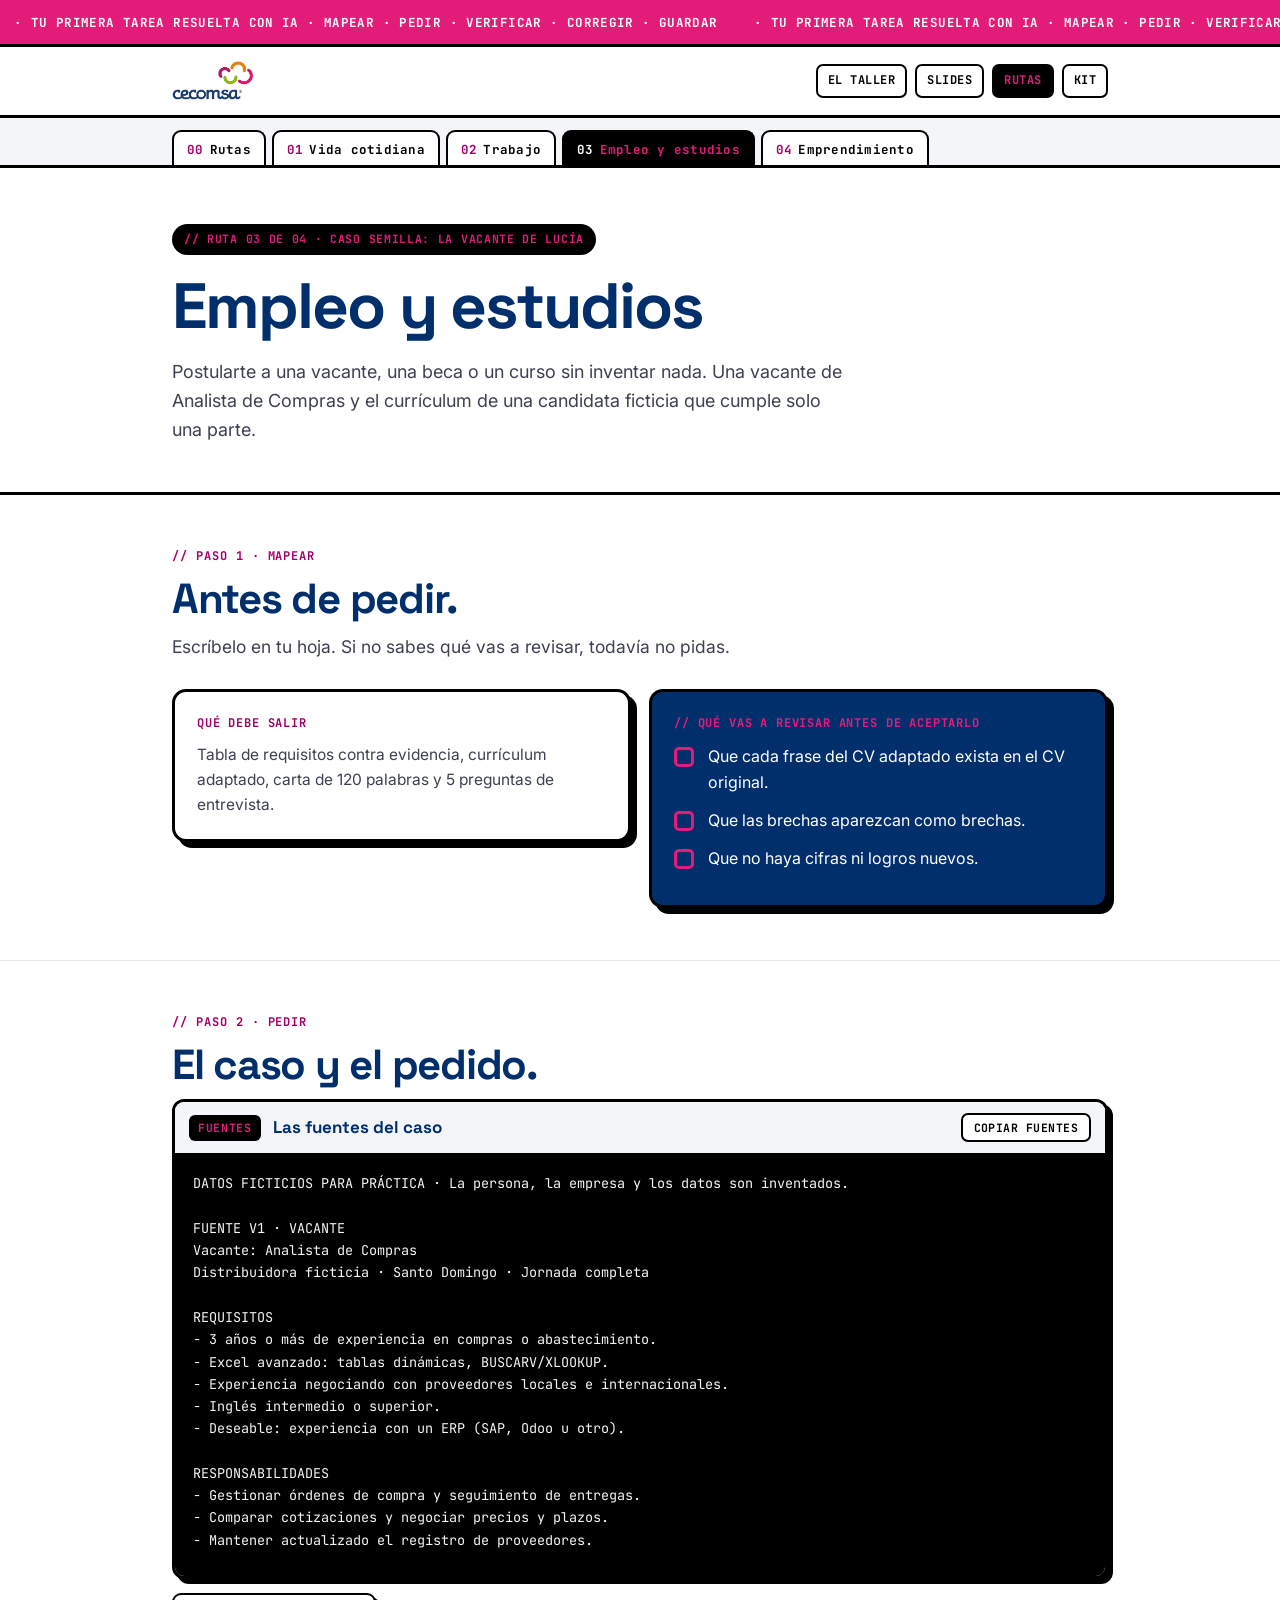
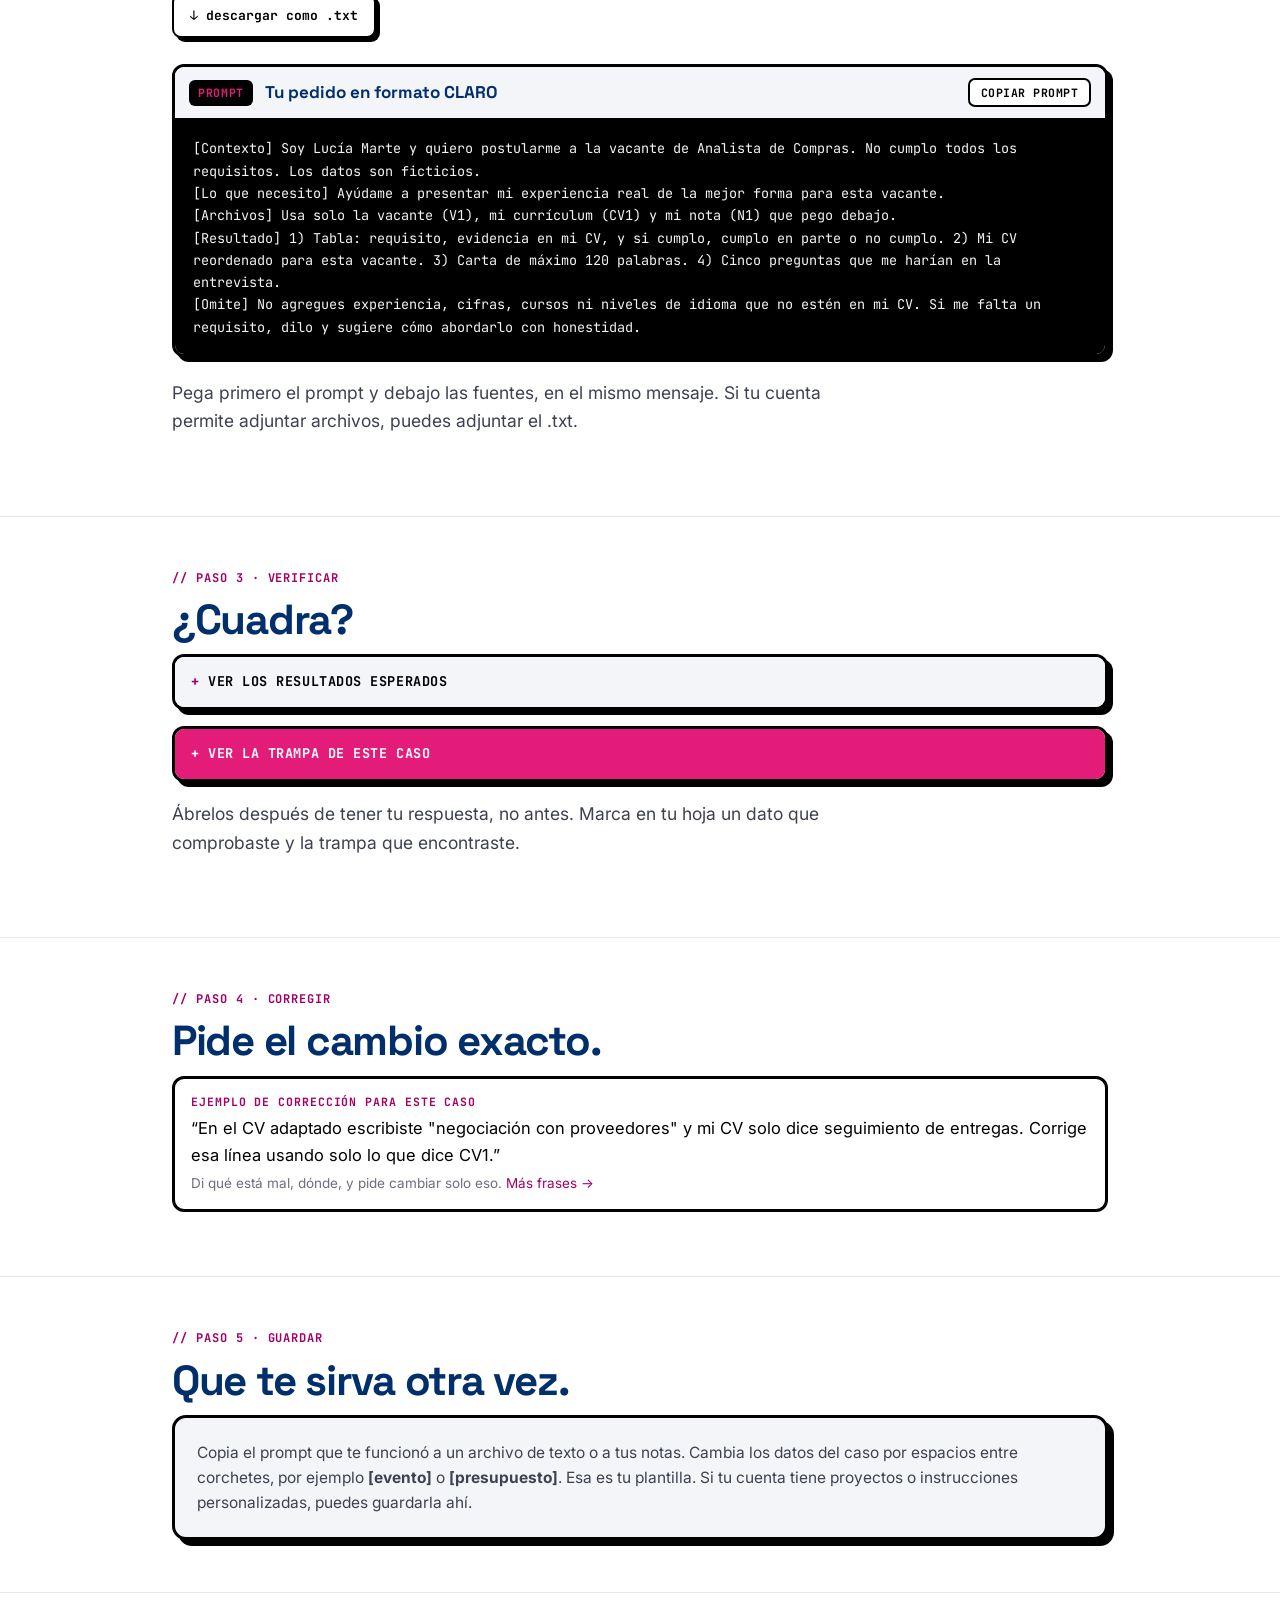
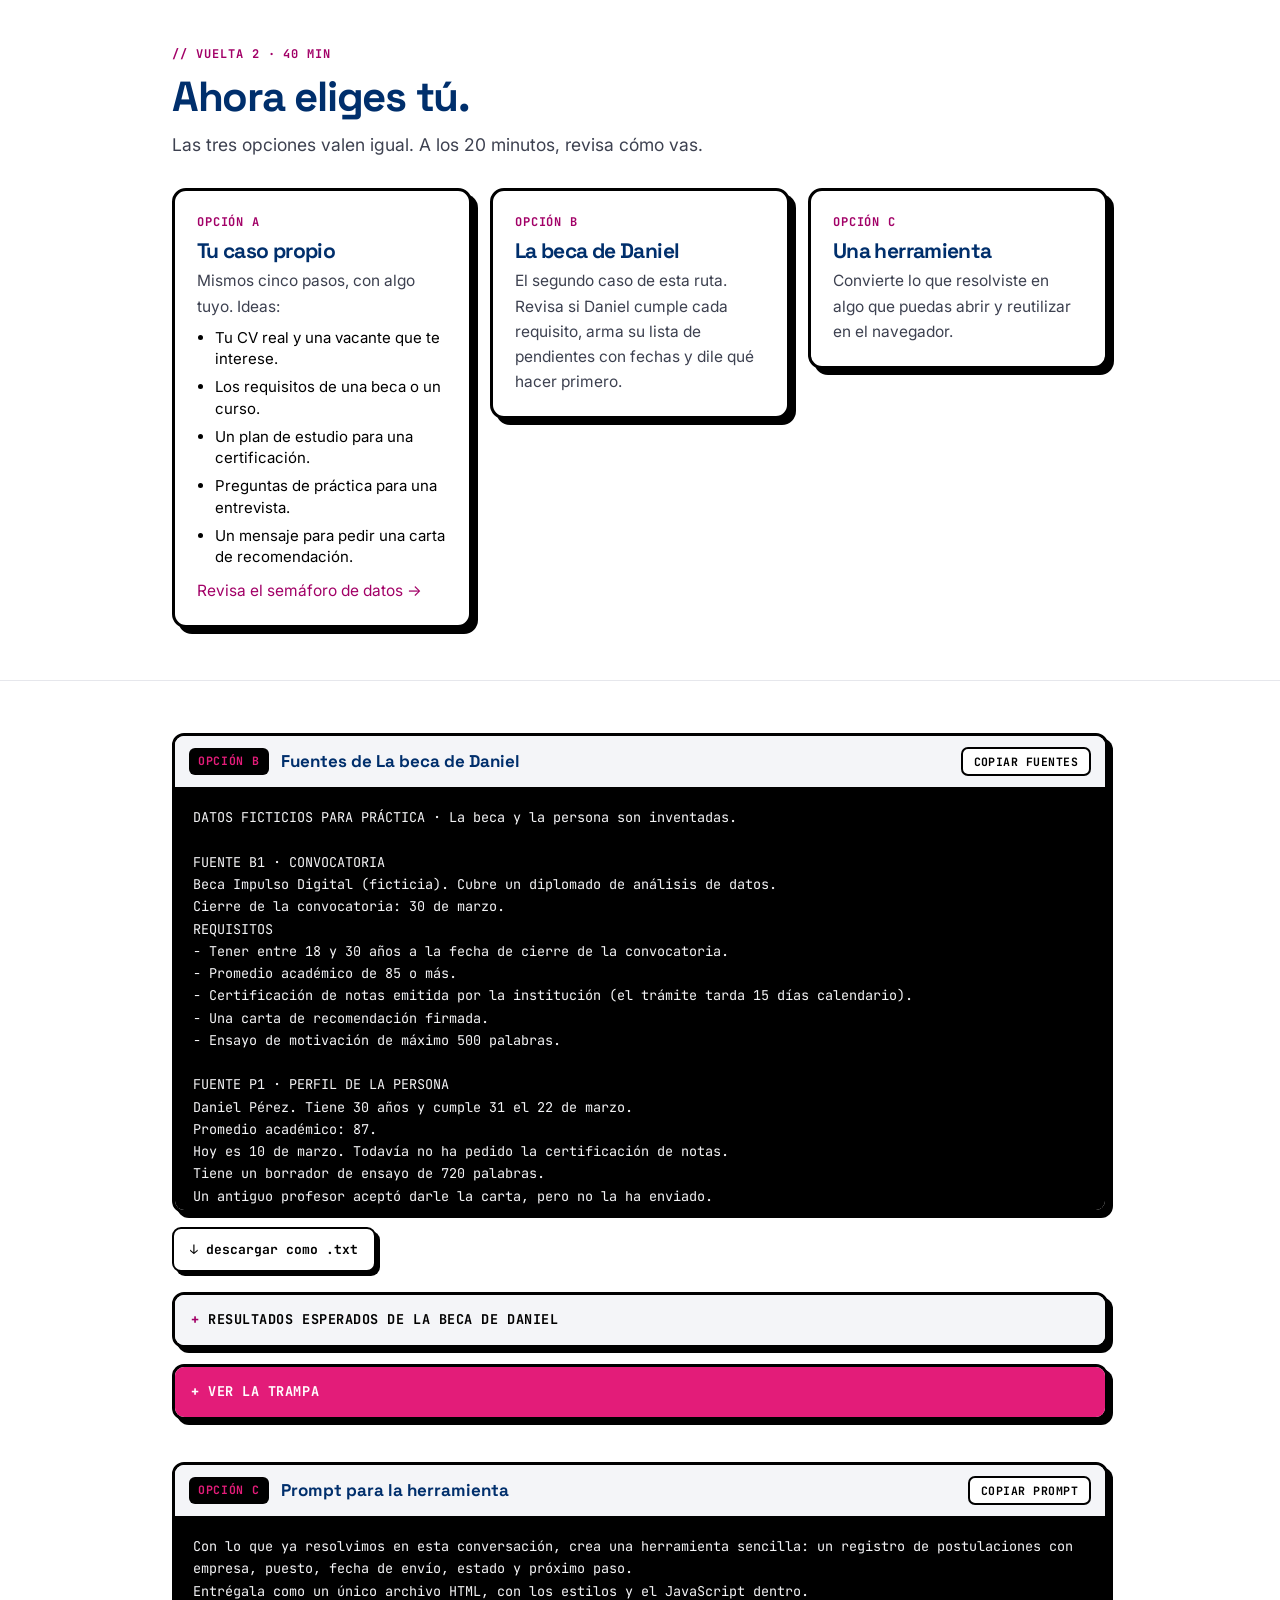
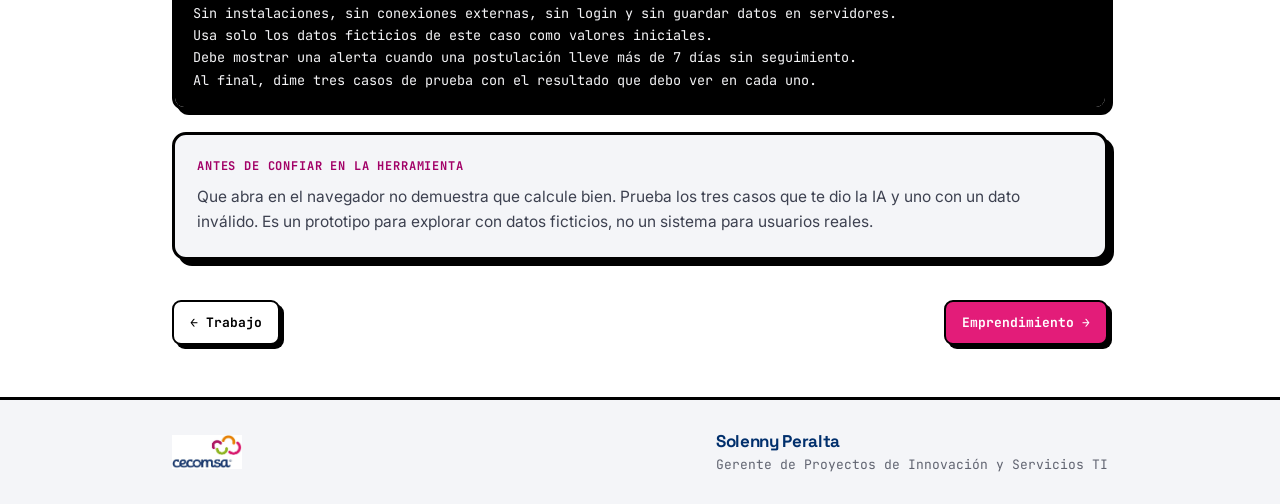
<file: rutas/empleo.html>
<!DOCTYPE html>
<html lang="es">
<head>
<meta charset="UTF-8">
<meta name="viewport" content="width=device-width, initial-scale=1.0">
<title>Empleo y estudios · Ruta 03</title>
<meta name="description" content="Postularte a una vacante, una beca o un curso sin inventar nada.">
<link rel="icon" href="../assets/logo-cecomsa-color.png">
<link rel="preconnect" href="https://fonts.googleapis.com"><link rel="preconnect" href="https://fonts.gstatic.com" crossorigin><link href="https://fonts.googleapis.com/css2?family=Space+Grotesk:wght@500;600;700&family=Inter:wght@400;500;600;700&family=JetBrains+Mono:wght@400;500;700&display=swap" rel="stylesheet">
<link rel="stylesheet" href="../assets/site.css">
<link rel="stylesheet" href="../assets/taller.css">
</head>
<body>
<div class="marq" aria-hidden="true"><div class="marq-track"><span>· tu primera tarea resuelta con ia · mapear · pedir · verificar · corregir · guardar </span><span>· tu primera tarea resuelta con ia · mapear · pedir · verificar · corregir · guardar </span></div></div>
<header class="top"><div class="wrap">
  <a href="../index.html"><img src="../assets/logo-cecomsa-color.png" alt="CECOMSA"></a>
  <nav><a href="../index.html">El taller</a><a href="../presentacion.html">Slides</a><a href="../rutas/index.html" class="on">Rutas</a><a href="../kit/index.html">Kit</a></nav>
</div></header>
<nav class="tabs" aria-label="Secciones"><div class="wrap"><a href="index.html" class=""><span class="k">00</span>Rutas</a><a href="vida.html" class=""><span class="k">01</span>Vida cotidiana</a><a href="trabajo.html" class=""><span class="k">02</span>Trabajo</a><a href="empleo.html" class="on"><span class="k">03</span>Empleo y estudios</a><a href="emprendimiento.html" class=""><span class="k">04</span>Emprendimiento</a></div></nav>
<main>
<section class="hero"><div class="wrap">
  <div class="tag">// ruta 03 de 04 · caso semilla: La vacante de Lucía</div>
  <h1>Empleo y estudios</h1>
  <p>Postularte a una vacante, una beca o un curso sin inventar nada. Una vacante de Analista de Compras y el currículum de una candidata ficticia que cumple solo una parte.</p>
</div></section><section class="sec"><div class="wrap">
  <div class="eyebrow">// paso 1 · mapear</div>
  <h2>Antes de pedir.</h2>
  <p class="lead">Escríbelo en tu hoja. Si no sabes qué vas a revisar, todavía no pidas.</p>
<div class="grid g2" style="align-items:start">
  <div class="box"><span class="n">qué debe salir</span><p>Tabla de requisitos contra evidencia, currículum adaptado, carta de 120 palabras y 5 preguntas de entrevista.</p></div>
  <div class="box azul"><span class="n">// qué vas a revisar antes de aceptarlo</span><ul class="check" style="margin-top:10px"><li>Que cada frase del CV adaptado exista en el CV original.</li><li>Que las brechas aparezcan como brechas.</li><li>Que no haya cifras ni logros nuevos.</li></ul></div>
</div>
</div></section><section class="sec"><div class="wrap">
  <div class="eyebrow">// paso 2 · pedir</div>
  <h2>El caso y el pedido.</h2>
<div class="prompt"><div class="prompt-head"><span class="prompt-n">fuentes</span><span class="prompt-t">Las fuentes del caso</span><button class="copy" type="button">copiar fuentes</button></div><pre>DATOS FICTICIOS PARA PRÁCTICA · La persona, la empresa y los datos son inventados.

FUENTE V1 · VACANTE
Vacante: Analista de Compras
Distribuidora ficticia · Santo Domingo · Jornada completa

REQUISITOS
- 3 años o más de experiencia en compras o abastecimiento.
- Excel avanzado: tablas dinámicas, BUSCARV/XLOOKUP.
- Experiencia negociando con proveedores locales e internacionales.
- Inglés intermedio o superior.
- Deseable: experiencia con un ERP (SAP, Odoo u otro).

RESPONSABILIDADES
- Gestionar órdenes de compra y seguimiento de entregas.
- Comparar cotizaciones y negociar precios y plazos.
- Mantener actualizado el registro de proveedores.


FUENTE CV1 · CURRÍCULUM ACTUAL
Lucía Marte
Asistente administrativa
lucia.marte@correo-ficticio.com · 809-000-0010

EXPERIENCIA
Asistente administrativa · Ferretería ficticia · 2024 – actual
Prepara las órdenes de compra de materiales de oficina. Da seguimiento a las entregas de 12 proveedores locales. Mantiene el registro de proveedores en Excel.

Cajera · Supermercado ficticio · 2021 – 2024
Atención al cliente y cuadre de caja diario.

EDUCACIÓN
Técnico en Administración de Empresas.
Curso de Excel intermedio-avanzado, 40 horas, 2025.

HABILIDADES
Excel (tablas dinámicas, BUSCARV) · Inglés básico · Atención al cliente


FUENTE N1 · NOTA DE LA CANDIDATA
Quiero postularme aunque no cumplo todo. No quiero poner nada que no sea cierto.</pre></div><p style="margin:-8px 0 26px"><a class="chip" href="descargas/empleo_vacante_y_cv.txt" download>↓ descargar como .txt</a></p><div class="prompt"><div class="prompt-head"><span class="prompt-n">prompt</span><span class="prompt-t">Tu pedido en formato CLARO</span><button class="copy" type="button">copiar prompt</button></div><pre>[Contexto] Soy Lucía Marte y quiero postularme a la vacante de Analista de Compras. No cumplo todos los requisitos. Los datos son ficticios.
[Lo que necesito] Ayúdame a presentar mi experiencia real de la mejor forma para esta vacante.
[Archivos] Usa solo la vacante (V1), mi currículum (CV1) y mi nota (N1) que pego debajo.
[Resultado] 1) Tabla: requisito, evidencia en mi CV, y si cumplo, cumplo en parte o no cumplo. 2) Mi CV reordenado para esta vacante. 3) Carta de máximo 120 palabras. 4) Cinco preguntas que me harían en la entrevista.
[Omite] No agregues experiencia, cifras, cursos ni niveles de idioma que no estén en mi CV. Si me falta un requisito, dilo y sugiere cómo abordarlo con honestidad.</pre></div><p class="lead" style="margin-top:8px">Pega primero el prompt y debajo las fuentes, en el mismo mensaje. Si tu cuenta permite adjuntar archivos, puedes adjuntar el .txt.</p>
</div></section><section class="sec"><div class="wrap">
  <div class="eyebrow">// paso 3 · verificar</div>
  <h2>¿Cuadra?</h2>
<details class="pleg "><summary>Ver los resultados esperados</summary><div class="pleg-in"><div class="scroll"><table class="tbl"><tr><th>Qué</th><th>Resultado esperado</th></tr><tr><td>3 años en compras o abastecimiento</td><td>No cumple: unos 2 años en tareas relacionadas, desde 2024</td></tr><tr><td>Excel avanzado</td><td>Cumple: tablas dinámicas y BUSCARV, más el curso de 40 horas</td></tr><tr><td>Negociación con proveedores</td><td>En parte: da seguimiento a 12 proveedores locales; no negocia ni trabaja con internacionales</td></tr><tr><td>Inglés intermedio</td><td>No cumple: inglés básico</td></tr><tr><td>ERP (deseable)</td><td>No aparece en el CV</td></tr></table></div></div></details><details class="pleg rosa"><summary>Ver la trampa de este caso</summary><div class="pleg-in"><p>La IA tiende a &quot;ayudar&quot; de más: convierte dos años en tres, el seguimiento en negociación, el inglés básico en intermedio, o agrega un logro con porcentaje. Compara línea por línea el CV adaptado con el original: todo lo que no esté en CV1 se borra. Reordenar y redactar mejor está bien; inventar, no.</p></div></details><p class="lead" style="margin-top:18px">Ábrelos después de tener tu respuesta, no antes. Marca en tu hoja un dato que comprobaste y la trampa que encontraste.</p>
</div></section><section class="sec"><div class="wrap">
  <div class="eyebrow">// paso 4 · corregir</div>
  <h2>Pide el cambio exacto.</h2>
<div class="phr"><b>ejemplo de corrección para este caso</b><q>En el CV adaptado escribiste &quot;negociación con proveedores&quot; y mi CV solo dice seguimiento de entregas. Corrige esa línea usando solo lo que dice CV1.</q><small>Di qué está mal, dónde, y pide cambiar solo eso. <a href="../kit/metodo.html#frases">Más frases →</a></small></div>
</div></section><section class="sec"><div class="wrap">
  <div class="eyebrow">// paso 5 · guardar</div>
  <h2>Que te sirva otra vez.</h2>
<div class="box soft"><p>Copia el prompt que te funcionó a un archivo de texto o a tus notas. Cambia los datos del caso por espacios entre corchetes, por ejemplo <b>[evento]</b> o <b>[presupuesto]</b>. Esa es tu plantilla. Si tu cuenta tiene proyectos o instrucciones personalizadas, puedes guardarla ahí.</p></div>
</div></section><section class="sec" id="vuelta2"><div class="wrap">
  <div class="eyebrow">// vuelta 2 · 40 min</div>
  <h2>Ahora eliges tú.</h2>
  <p class="lead">Las tres opciones valen igual. A los 20 minutos, revisa cómo vas.</p>
<div class="grid g3" style="align-items:start">
  <div class="box"><span class="n">opción a</span><h3>Tu caso propio</h3><p>Mismos cinco pasos, con algo tuyo. Ideas:</p><ul class="lista"><li>Tu CV real y una vacante que te interese.</li><li>Los requisitos de una beca o un curso.</li><li>Un plan de estudio para una certificación.</li><li>Preguntas de práctica para una entrevista.</li><li>Un mensaje para pedir una carta de recomendación.</li></ul><p style="margin-top:10px"><a href="../kit/datos.html">Revisa el semáforo de datos →</a></p></div>
  <div class="box"><span class="n">opción b</span><h3>La beca de Daniel</h3><p>El segundo caso de esta ruta. Revisa si Daniel cumple cada requisito, arma su lista de pendientes con fechas y dile qué hacer primero.</p></div>
  <div class="box"><span class="n">opción c</span><h3>Una herramienta</h3><p>Convierte lo que resolviste en algo que puedas abrir y reutilizar en el navegador.</p></div>
</div>
</div></section><section class="sec"><div class="wrap">
<div class="prompt"><div class="prompt-head"><span class="prompt-n">opción b</span><span class="prompt-t">Fuentes de La beca de Daniel</span><button class="copy" type="button">copiar fuentes</button></div><pre>DATOS FICTICIOS PARA PRÁCTICA · La beca y la persona son inventadas.

FUENTE B1 · CONVOCATORIA
Beca Impulso Digital (ficticia). Cubre un diplomado de análisis de datos.
Cierre de la convocatoria: 30 de marzo.
REQUISITOS
- Tener entre 18 y 30 años a la fecha de cierre de la convocatoria.
- Promedio académico de 85 o más.
- Certificación de notas emitida por la institución (el trámite tarda 15 días calendario).
- Una carta de recomendación firmada.
- Ensayo de motivación de máximo 500 palabras.

FUENTE P1 · PERFIL DE LA PERSONA
Daniel Pérez. Tiene 30 años y cumple 31 el 22 de marzo.
Promedio académico: 87.
Hoy es 10 de marzo. Todavía no ha pedido la certificación de notas.
Tiene un borrador de ensayo de 720 palabras.
Un antiguo profesor aceptó darle la carta, pero no la ha enviado.</pre></div><p style="margin:-8px 0 20px"><a class="chip" href="descargas/empleo_beca.txt" download>↓ descargar como .txt</a></p><details class="pleg "><summary>Resultados esperados de La beca de Daniel</summary><div class="pleg-in"><div class="scroll"><table class="tbl"><tr><th>Qué</th><th>Resultado esperado</th></tr><tr><td>Edad</td><td>No cumple: cumple 31 el 22 de marzo y la convocatoria cierra el 30. En la fecha de cierre tendrá 31</td></tr><tr><td>Promedio</td><td>Cumple: 87 es mayor que 85</td></tr><tr><td>Certificación de notas</td><td>Si la pide hoy (10 de marzo) llega el 25 de marzo, antes del cierre</td></tr><tr><td>Ensayo</td><td>Sobran 220 palabras: tiene 720 y el máximo es 500</td></tr><tr><td>Carta de recomendación</td><td>Pendiente: aceptada pero no enviada</td></tr></table></div></div></details><details class="pleg rosa"><summary>Ver la trampa</summary><div class="pleg-in"><p>Hoy Daniel tiene 30 años y la IA suele darlo por elegible. El requisito se mide en la fecha de cierre, y para entonces tendrá 31. Lo correcto es avisarle antes de que gaste tiempo en los demás trámites, y sugerirle confirmar con la institución.</p></div></details><div style="height:26px"></div><div class="prompt"><div class="prompt-head"><span class="prompt-n">opción c</span><span class="prompt-t">Prompt para la herramienta</span><button class="copy" type="button">copiar prompt</button></div><pre>Con lo que ya resolvimos en esta conversación, crea una herramienta sencilla: un registro de postulaciones con empresa, puesto, fecha de envío, estado y próximo paso.
Entrégala como un único archivo HTML, con los estilos y el JavaScript dentro.
Sin instalaciones, sin conexiones externas, sin login y sin guardar datos en servidores.
Usa solo los datos ficticios de este caso como valores iniciales.
Debe mostrar una alerta cuando una postulación lleve más de 7 días sin seguimiento.
Al final, dime tres casos de prueba con el resultado que debo ver en cada uno.</pre></div><div class="box soft"><span class="n">antes de confiar en la herramienta</span><p>Que abra en el navegador no demuestra que calcule bien. Prueba los tres casos que te dio la IA y uno con un dato inválido. Es un prototipo para explorar con datos ficticios, no un sistema para usuarios reales.</p></div>
<div class="pager"><a class="chip" href="trabajo.html">← Trabajo</a><a class="chip p" href="emprendimiento.html">Emprendimiento →</a></div></div></section>
</main>
<footer class="foot"><div class="wrap">
  <img src="../assets/logo-cecomsa-color.png" alt="CECOMSA">
  <div class="firma"><b>Solenny Peralta</b><span>Gerente de Proyectos de Innovación y Servicios TI</span></div>
</div></footer>
<script>
document.querySelectorAll('.copy').forEach(function(b){b.addEventListener('click',function(){
  var t=b.closest('.prompt').querySelector('pre').innerText;
  navigator.clipboard.writeText(t).then(function(){var o=b.textContent;b.textContent='¡copiado!';b.classList.add('ok');setTimeout(function(){b.textContent=o;b.classList.remove('ok');},1500);});
});});
</script>
</body>
</html>
</file>
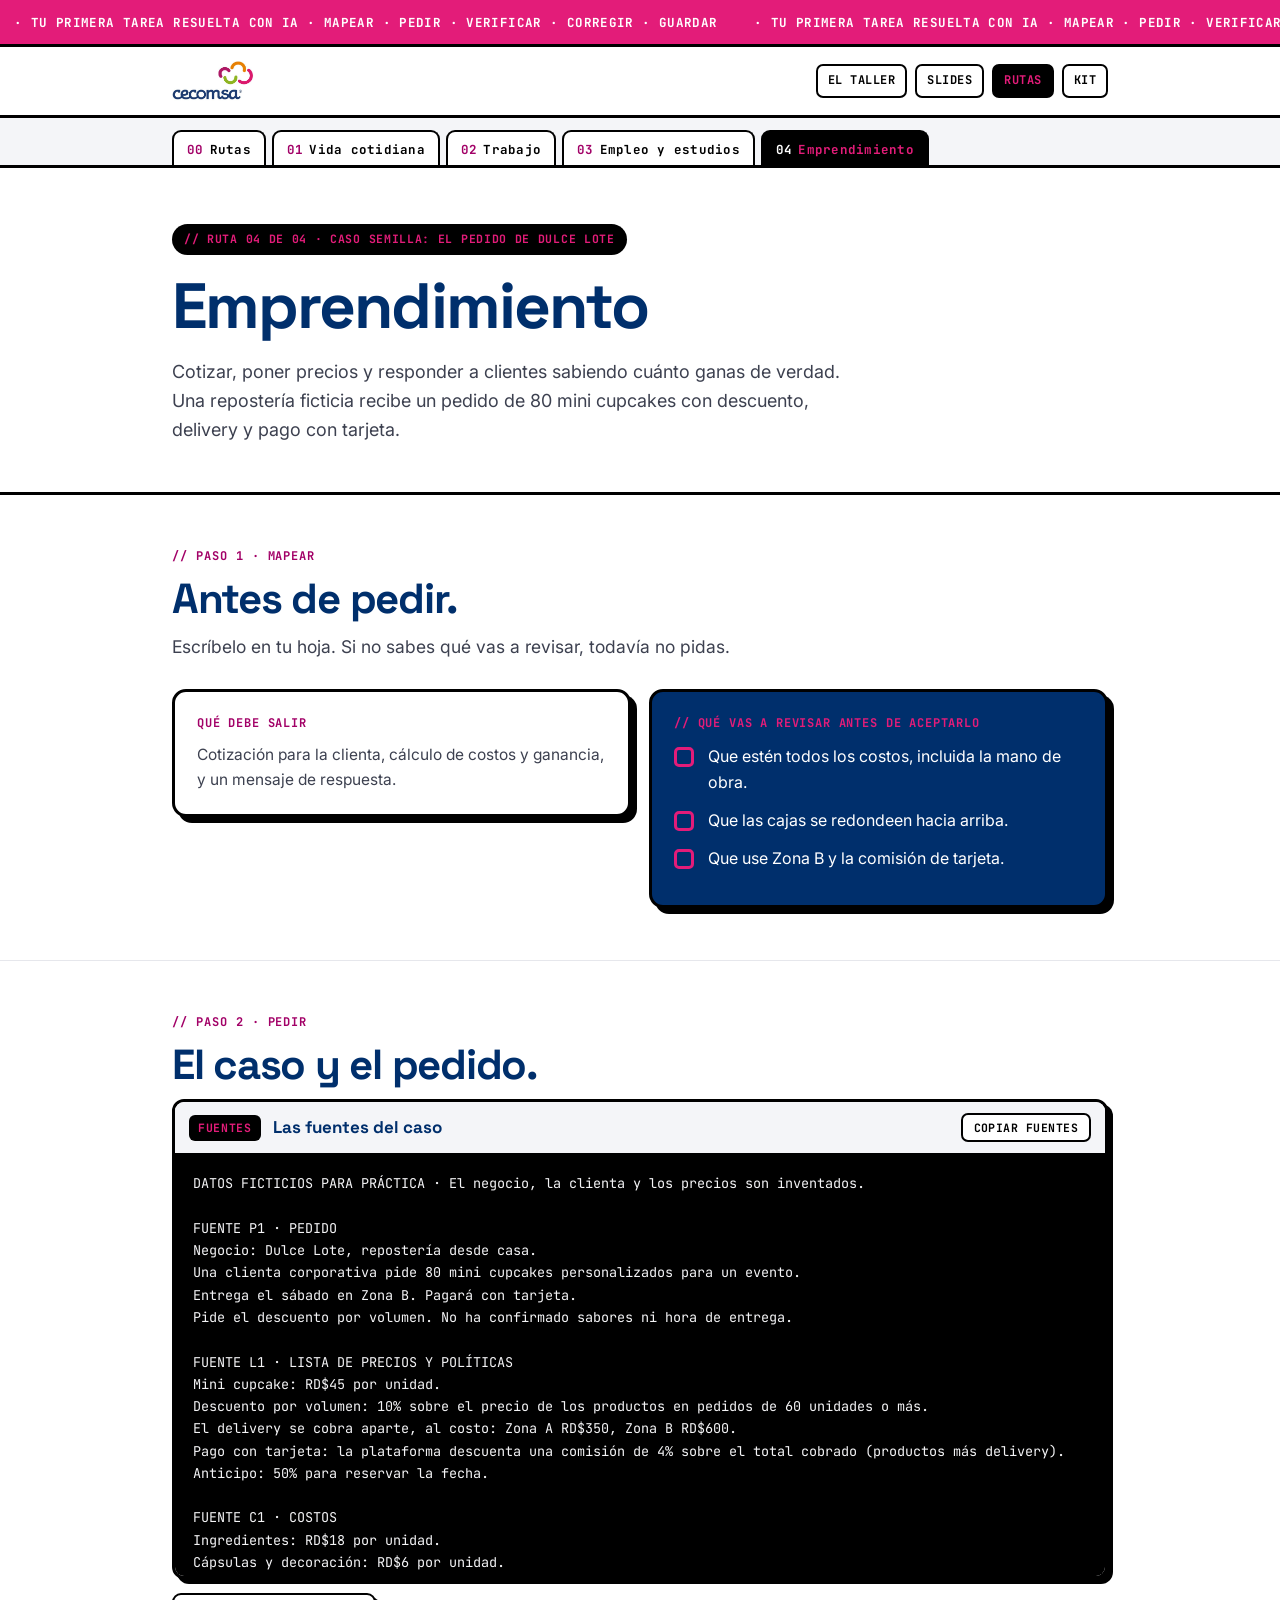
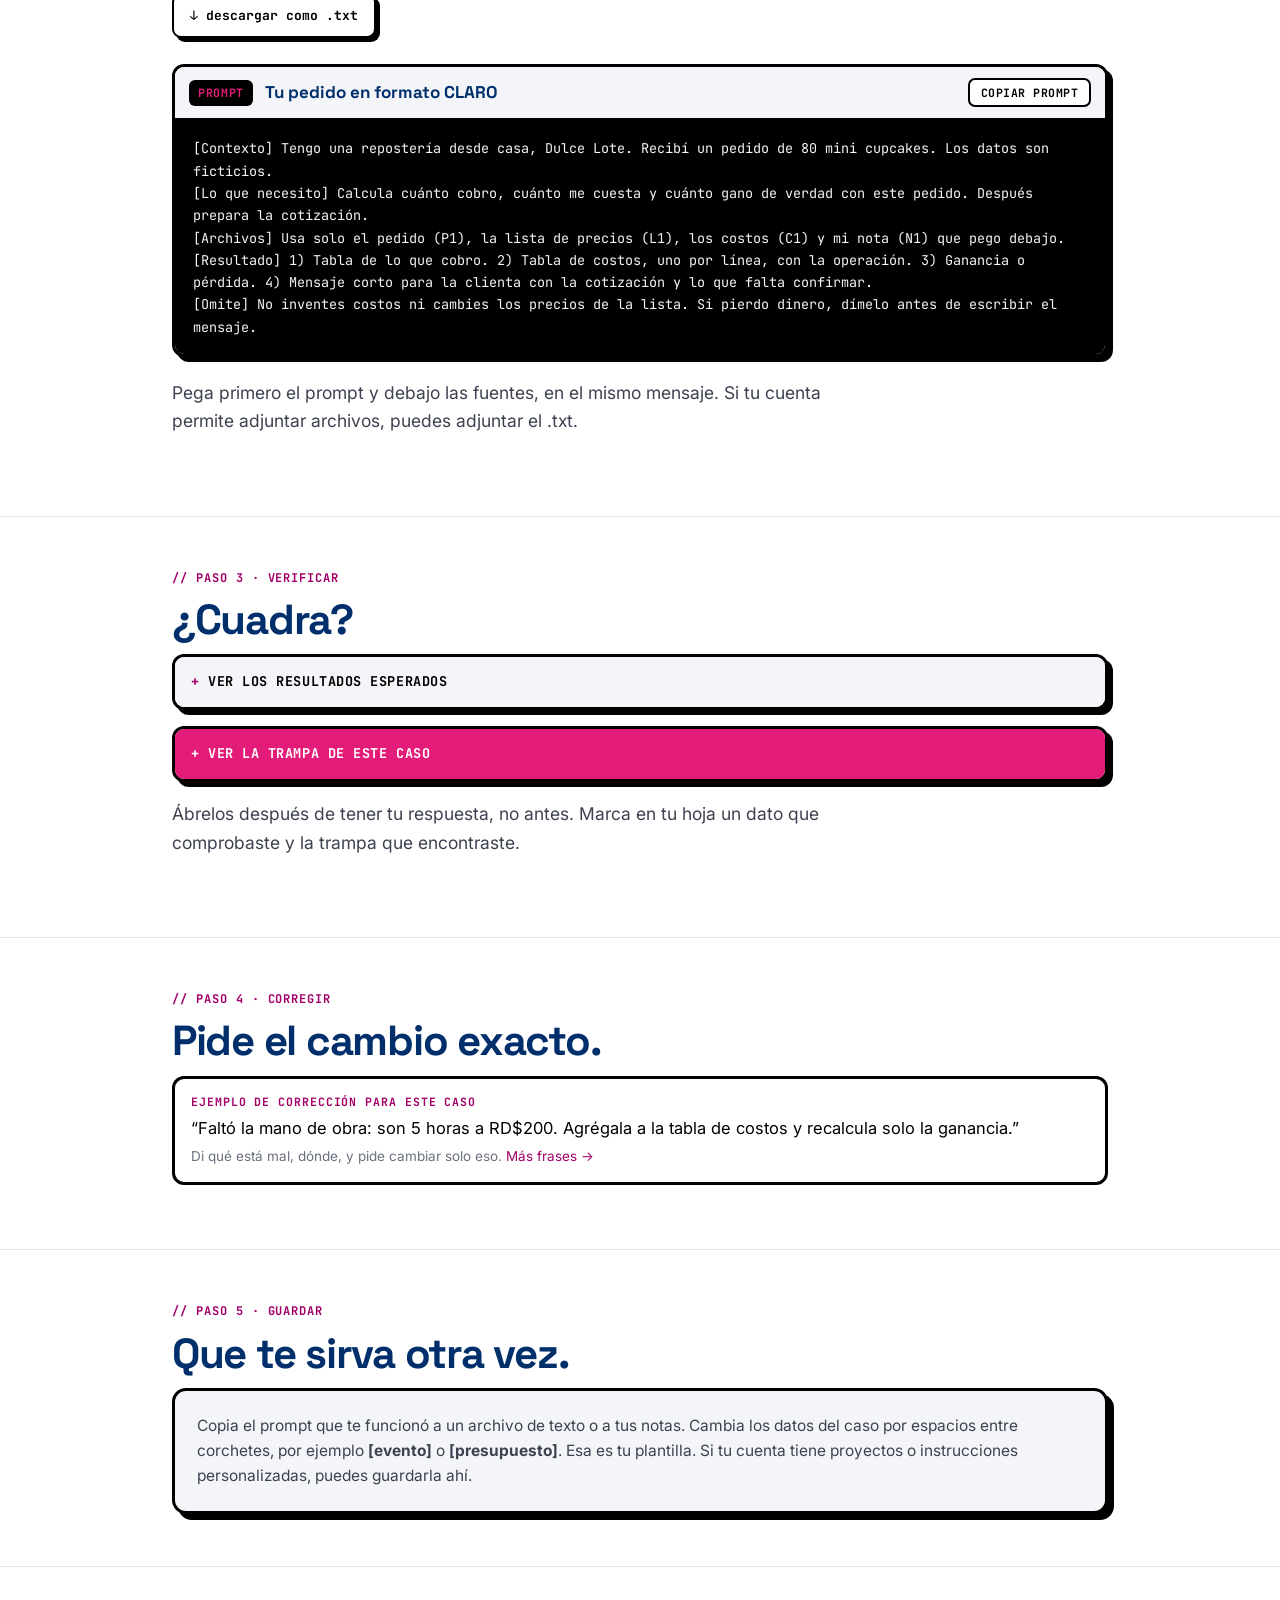
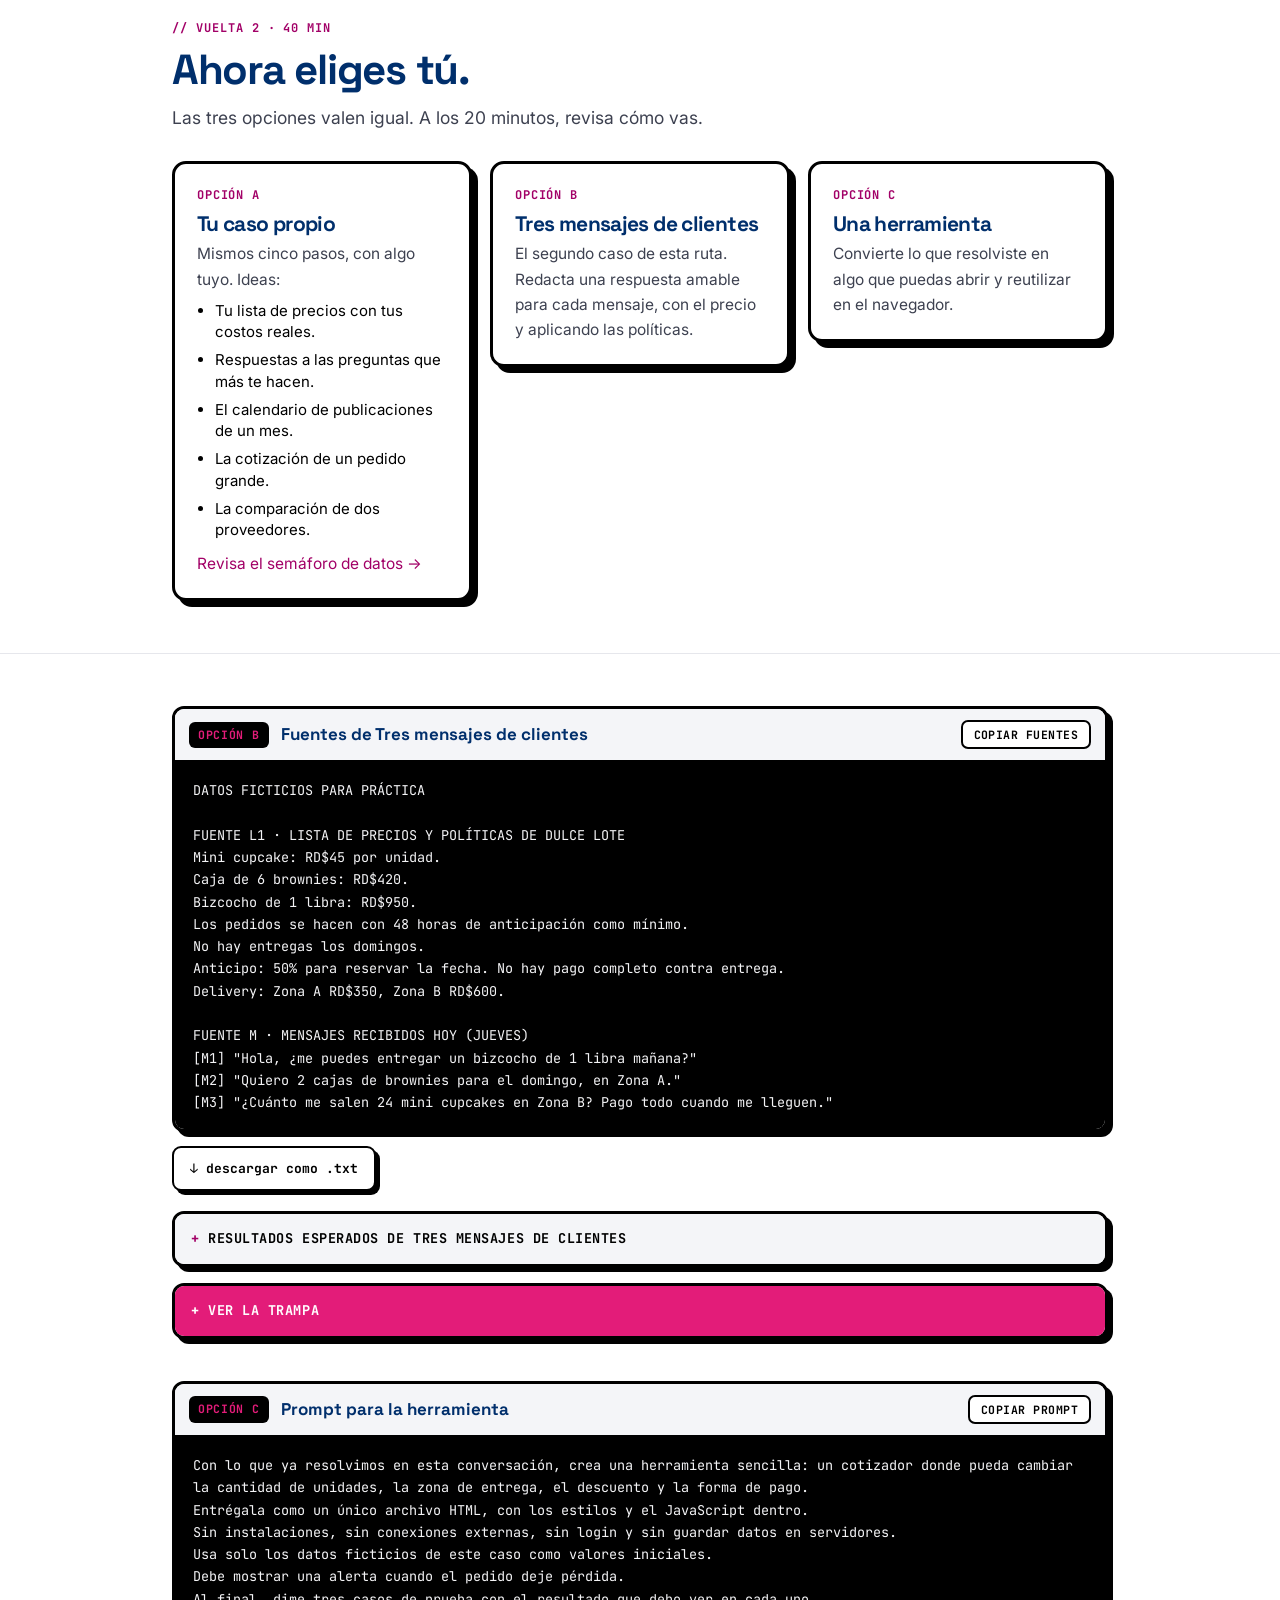
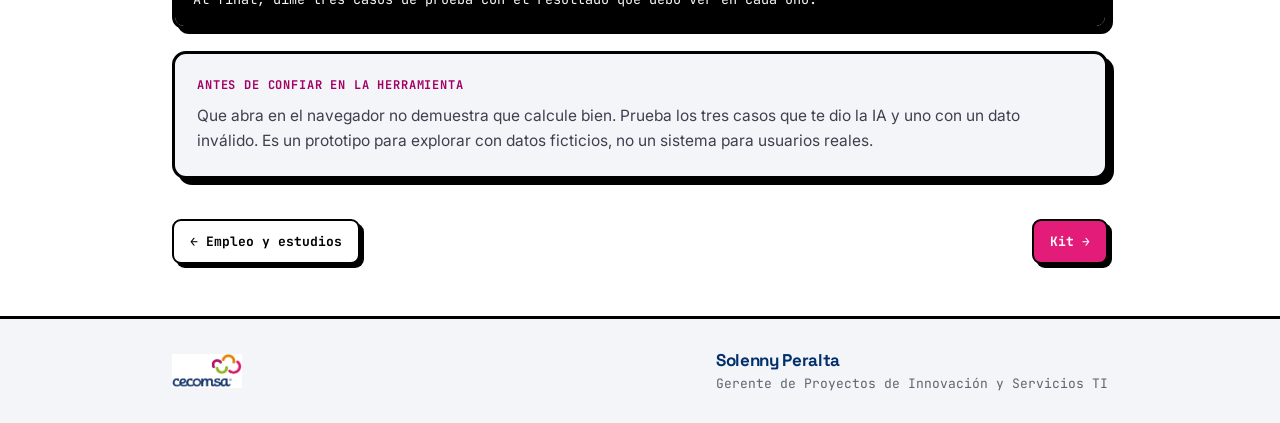
<file: rutas/emprendimiento.html>
<!DOCTYPE html>
<html lang="es">
<head>
<meta charset="UTF-8">
<meta name="viewport" content="width=device-width, initial-scale=1.0">
<title>Emprendimiento · Ruta 04</title>
<meta name="description" content="Cotizar, poner precios y responder a clientes sabiendo cuánto ganas de verdad.">
<link rel="icon" href="../assets/logo-cecomsa-color.png">
<link rel="preconnect" href="https://fonts.googleapis.com"><link rel="preconnect" href="https://fonts.gstatic.com" crossorigin><link href="https://fonts.googleapis.com/css2?family=Space+Grotesk:wght@500;600;700&family=Inter:wght@400;500;600;700&family=JetBrains+Mono:wght@400;500;700&display=swap" rel="stylesheet">
<link rel="stylesheet" href="../assets/site.css">
<link rel="stylesheet" href="../assets/taller.css">
</head>
<body>
<div class="marq" aria-hidden="true"><div class="marq-track"><span>· tu primera tarea resuelta con ia · mapear · pedir · verificar · corregir · guardar </span><span>· tu primera tarea resuelta con ia · mapear · pedir · verificar · corregir · guardar </span></div></div>
<header class="top"><div class="wrap">
  <a href="../index.html"><img src="../assets/logo-cecomsa-color.png" alt="CECOMSA"></a>
  <nav><a href="../index.html">El taller</a><a href="../presentacion.html">Slides</a><a href="../rutas/index.html" class="on">Rutas</a><a href="../kit/index.html">Kit</a></nav>
</div></header>
<nav class="tabs" aria-label="Secciones"><div class="wrap"><a href="index.html" class=""><span class="k">00</span>Rutas</a><a href="vida.html" class=""><span class="k">01</span>Vida cotidiana</a><a href="trabajo.html" class=""><span class="k">02</span>Trabajo</a><a href="empleo.html" class=""><span class="k">03</span>Empleo y estudios</a><a href="emprendimiento.html" class="on"><span class="k">04</span>Emprendimiento</a></div></nav>
<main>
<section class="hero"><div class="wrap">
  <div class="tag">// ruta 04 de 04 · caso semilla: El pedido de Dulce Lote</div>
  <h1>Emprendimiento</h1>
  <p>Cotizar, poner precios y responder a clientes sabiendo cuánto ganas de verdad. Una repostería ficticia recibe un pedido de 80 mini cupcakes con descuento, delivery y pago con tarjeta.</p>
</div></section><section class="sec"><div class="wrap">
  <div class="eyebrow">// paso 1 · mapear</div>
  <h2>Antes de pedir.</h2>
  <p class="lead">Escríbelo en tu hoja. Si no sabes qué vas a revisar, todavía no pidas.</p>
<div class="grid g2" style="align-items:start">
  <div class="box"><span class="n">qué debe salir</span><p>Cotización para la clienta, cálculo de costos y ganancia, y un mensaje de respuesta.</p></div>
  <div class="box azul"><span class="n">// qué vas a revisar antes de aceptarlo</span><ul class="check" style="margin-top:10px"><li>Que estén todos los costos, incluida la mano de obra.</li><li>Que las cajas se redondeen hacia arriba.</li><li>Que use Zona B y la comisión de tarjeta.</li></ul></div>
</div>
</div></section><section class="sec"><div class="wrap">
  <div class="eyebrow">// paso 2 · pedir</div>
  <h2>El caso y el pedido.</h2>
<div class="prompt"><div class="prompt-head"><span class="prompt-n">fuentes</span><span class="prompt-t">Las fuentes del caso</span><button class="copy" type="button">copiar fuentes</button></div><pre>DATOS FICTICIOS PARA PRÁCTICA · El negocio, la clienta y los precios son inventados.

FUENTE P1 · PEDIDO
Negocio: Dulce Lote, repostería desde casa.
Una clienta corporativa pide 80 mini cupcakes personalizados para un evento.
Entrega el sábado en Zona B. Pagará con tarjeta.
Pide el descuento por volumen. No ha confirmado sabores ni hora de entrega.

FUENTE L1 · LISTA DE PRECIOS Y POLÍTICAS
Mini cupcake: RD$45 por unidad.
Descuento por volumen: 10% sobre el precio de los productos en pedidos de 60 unidades o más.
El delivery se cobra aparte, al costo: Zona A RD$350, Zona B RD$600.
Pago con tarjeta: la plataforma descuenta una comisión de 4% sobre el total cobrado (productos más delivery).
Anticipo: 50% para reservar la fecha.

FUENTE C1 · COSTOS
Ingredientes: RD$18 por unidad.
Cápsulas y decoración: RD$6 por unidad.
Cajas: RD$45 cada una. En cada caja caben 12 mini cupcakes.
Mano de obra: este pedido toma 5 horas. Valor de la hora: RD$200.

FUENTE N1 · NOTA DE LA DUEÑA
Yo todavía no me pago las horas, pero quiero saber cuánto gano de verdad con este pedido.</pre></div><p style="margin:-8px 0 26px"><a class="chip" href="descargas/emprendimiento_pedido.txt" download>↓ descargar como .txt</a></p><div class="prompt"><div class="prompt-head"><span class="prompt-n">prompt</span><span class="prompt-t">Tu pedido en formato CLARO</span><button class="copy" type="button">copiar prompt</button></div><pre>[Contexto] Tengo una repostería desde casa, Dulce Lote. Recibí un pedido de 80 mini cupcakes. Los datos son ficticios.
[Lo que necesito] Calcula cuánto cobro, cuánto me cuesta y cuánto gano de verdad con este pedido. Después prepara la cotización.
[Archivos] Usa solo el pedido (P1), la lista de precios (L1), los costos (C1) y mi nota (N1) que pego debajo.
[Resultado] 1) Tabla de lo que cobro. 2) Tabla de costos, uno por línea, con la operación. 3) Ganancia o pérdida. 4) Mensaje corto para la clienta con la cotización y lo que falta confirmar.
[Omite] No inventes costos ni cambies los precios de la lista. Si pierdo dinero, dímelo antes de escribir el mensaje.</pre></div><p class="lead" style="margin-top:8px">Pega primero el prompt y debajo las fuentes, en el mismo mensaje. Si tu cuenta permite adjuntar archivos, puedes adjuntar el .txt.</p>
</div></section><section class="sec"><div class="wrap">
  <div class="eyebrow">// paso 3 · verificar</div>
  <h2>¿Cuadra?</h2>
<details class="pleg "><summary>Ver los resultados esperados</summary><div class="pleg-in"><div class="scroll"><table class="tbl"><tr><th>Qué</th><th>Resultado esperado</th></tr><tr><td>Productos con 10% de descuento</td><td>RD$3,240</td></tr><tr><td>Total a cobrar (con delivery Zona B)</td><td>RD$3,840</td></tr><tr><td>Ingredientes</td><td>RD$1,440</td></tr><tr><td>Cápsulas y decoración</td><td>RD$480</td></tr><tr><td>Cajas (7 × RD$45)</td><td>RD$315</td></tr><tr><td>Mano de obra (5 h × RD$200)</td><td>RD$1,000</td></tr><tr><td>Delivery Zona B</td><td>RD$600</td></tr><tr><td>Comisión de tarjeta (4%)</td><td>RD$153.60</td></tr><tr><td>Costo total</td><td>RD$3,988.60</td></tr><tr><td>Resultado con descuento</td><td>−RD$148.60 · pérdida</td></tr><tr><td>Resultado sin descuento</td><td>RD$197 · ganancia</td></tr></table></div></div></details><details class="pleg rosa"><summary>Ver la trampa de este caso</summary><div class="pleg-in"><p>Si la IA deja fuera la mano de obra, el pedido parece dejar RD$851.40 de ganancia. Con las 5 horas incluidas, se pierden RD$148.60. La dueña lo pidió en su nota: quiere saber cuánto gana de verdad. Otros tres errores frecuentes: calcular 6.67 cajas en vez de 7, usar el delivery de Zona A y olvidar la comisión de la tarjeta.</p></div></details><p class="lead" style="margin-top:18px">Ábrelos después de tener tu respuesta, no antes. Marca en tu hoja un dato que comprobaste y la trampa que encontraste.</p>
</div></section><section class="sec"><div class="wrap">
  <div class="eyebrow">// paso 4 · corregir</div>
  <h2>Pide el cambio exacto.</h2>
<div class="phr"><b>ejemplo de corrección para este caso</b><q>Faltó la mano de obra: son 5 horas a RD$200. Agrégala a la tabla de costos y recalcula solo la ganancia.</q><small>Di qué está mal, dónde, y pide cambiar solo eso. <a href="../kit/metodo.html#frases">Más frases →</a></small></div>
</div></section><section class="sec"><div class="wrap">
  <div class="eyebrow">// paso 5 · guardar</div>
  <h2>Que te sirva otra vez.</h2>
<div class="box soft"><p>Copia el prompt que te funcionó a un archivo de texto o a tus notas. Cambia los datos del caso por espacios entre corchetes, por ejemplo <b>[evento]</b> o <b>[presupuesto]</b>. Esa es tu plantilla. Si tu cuenta tiene proyectos o instrucciones personalizadas, puedes guardarla ahí.</p></div>
</div></section><section class="sec" id="vuelta2"><div class="wrap">
  <div class="eyebrow">// vuelta 2 · 40 min</div>
  <h2>Ahora eliges tú.</h2>
  <p class="lead">Las tres opciones valen igual. A los 20 minutos, revisa cómo vas.</p>
<div class="grid g3" style="align-items:start">
  <div class="box"><span class="n">opción a</span><h3>Tu caso propio</h3><p>Mismos cinco pasos, con algo tuyo. Ideas:</p><ul class="lista"><li>Tu lista de precios con tus costos reales.</li><li>Respuestas a las preguntas que más te hacen.</li><li>El calendario de publicaciones de un mes.</li><li>La cotización de un pedido grande.</li><li>La comparación de dos proveedores.</li></ul><p style="margin-top:10px"><a href="../kit/datos.html">Revisa el semáforo de datos →</a></p></div>
  <div class="box"><span class="n">opción b</span><h3>Tres mensajes de clientes</h3><p>El segundo caso de esta ruta. Redacta una respuesta amable para cada mensaje, con el precio y aplicando las políticas.</p></div>
  <div class="box"><span class="n">opción c</span><h3>Una herramienta</h3><p>Convierte lo que resolviste en algo que puedas abrir y reutilizar en el navegador.</p></div>
</div>
</div></section><section class="sec"><div class="wrap">
<div class="prompt"><div class="prompt-head"><span class="prompt-n">opción b</span><span class="prompt-t">Fuentes de Tres mensajes de clientes</span><button class="copy" type="button">copiar fuentes</button></div><pre>DATOS FICTICIOS PARA PRÁCTICA

FUENTE L1 · LISTA DE PRECIOS Y POLÍTICAS DE DULCE LOTE
Mini cupcake: RD$45 por unidad.
Caja de 6 brownies: RD$420.
Bizcocho de 1 libra: RD$950.
Los pedidos se hacen con 48 horas de anticipación como mínimo.
No hay entregas los domingos.
Anticipo: 50% para reservar la fecha. No hay pago completo contra entrega.
Delivery: Zona A RD$350, Zona B RD$600.

FUENTE M · MENSAJES RECIBIDOS HOY (JUEVES)
[M1] &quot;Hola, ¿me puedes entregar un bizcocho de 1 libra mañana?&quot;
[M2] &quot;Quiero 2 cajas de brownies para el domingo, en Zona A.&quot;
[M3] &quot;¿Cuánto me salen 24 mini cupcakes en Zona B? Pago todo cuando me lleguen.&quot;</pre></div><p style="margin:-8px 0 20px"><a class="chip" href="descargas/emprendimiento_mensajes.txt" download>↓ descargar como .txt</a></p><details class="pleg "><summary>Resultados esperados de Tres mensajes de clientes</summary><div class="pleg-in"><div class="scroll"><table class="tbl"><tr><th>Qué</th><th>Resultado esperado</th></tr><tr><td>M1 · bizcocho para mañana</td><td>No se puede: los pedidos requieren 48 horas. Ofrecer el sábado</td></tr><tr><td>M2 · brownies el domingo</td><td>No hay entregas los domingos. Alternativa: RD$1,190 en total (2 cajas más delivery Zona A), anticipo RD$595</td></tr><tr><td>M3 · 24 mini cupcakes en Zona B</td><td>RD$1,680 en total. No hay pago completo contra entrega: anticipo RD$840</td></tr></table></div></div></details><details class="pleg rosa"><summary>Ver la trampa</summary><div class="pleg-in"><p>La IA quiere complacer al cliente y tiende a decir que sí a todo. Las tres respuestas correctas incluyen un &quot;no&quot; amable: por el plazo, por el domingo y por el pago contra entrega.</p></div></details><div style="height:26px"></div><div class="prompt"><div class="prompt-head"><span class="prompt-n">opción c</span><span class="prompt-t">Prompt para la herramienta</span><button class="copy" type="button">copiar prompt</button></div><pre>Con lo que ya resolvimos en esta conversación, crea una herramienta sencilla: un cotizador donde pueda cambiar la cantidad de unidades, la zona de entrega, el descuento y la forma de pago.
Entrégala como un único archivo HTML, con los estilos y el JavaScript dentro.
Sin instalaciones, sin conexiones externas, sin login y sin guardar datos en servidores.
Usa solo los datos ficticios de este caso como valores iniciales.
Debe mostrar una alerta cuando el pedido deje pérdida.
Al final, dime tres casos de prueba con el resultado que debo ver en cada uno.</pre></div><div class="box soft"><span class="n">antes de confiar en la herramienta</span><p>Que abra en el navegador no demuestra que calcule bien. Prueba los tres casos que te dio la IA y uno con un dato inválido. Es un prototipo para explorar con datos ficticios, no un sistema para usuarios reales.</p></div>
<div class="pager"><a class="chip" href="empleo.html">← Empleo y estudios</a><a class="chip p" href="../kit/index.html">Kit →</a></div></div></section>
</main>
<footer class="foot"><div class="wrap">
  <img src="../assets/logo-cecomsa-color.png" alt="CECOMSA">
  <div class="firma"><b>Solenny Peralta</b><span>Gerente de Proyectos de Innovación y Servicios TI</span></div>
</div></footer>
<script>
document.querySelectorAll('.copy').forEach(function(b){b.addEventListener('click',function(){
  var t=b.closest('.prompt').querySelector('pre').innerText;
  navigator.clipboard.writeText(t).then(function(){var o=b.textContent;b.textContent='¡copiado!';b.classList.add('ok');setTimeout(function(){b.textContent=o;b.classList.remove('ok');},1500);});
});});
</script>
</body>
</html>
</file>
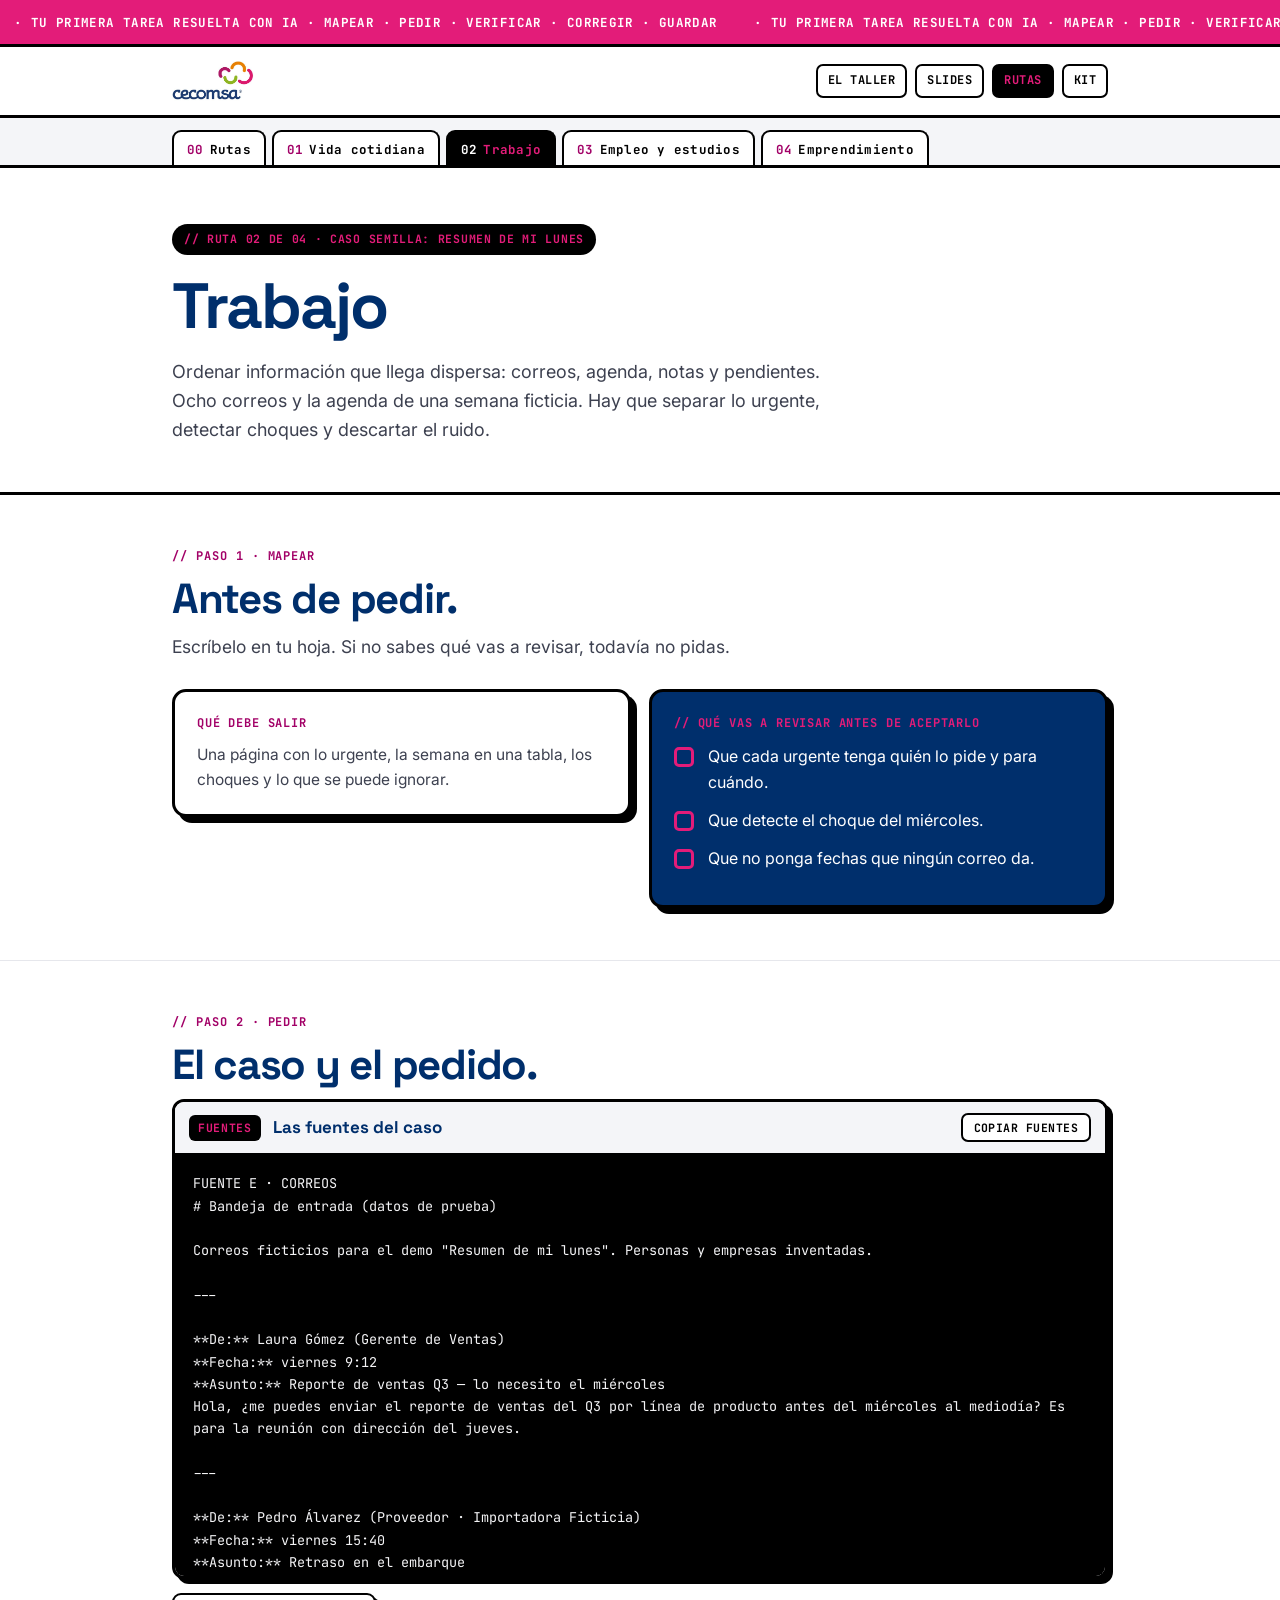
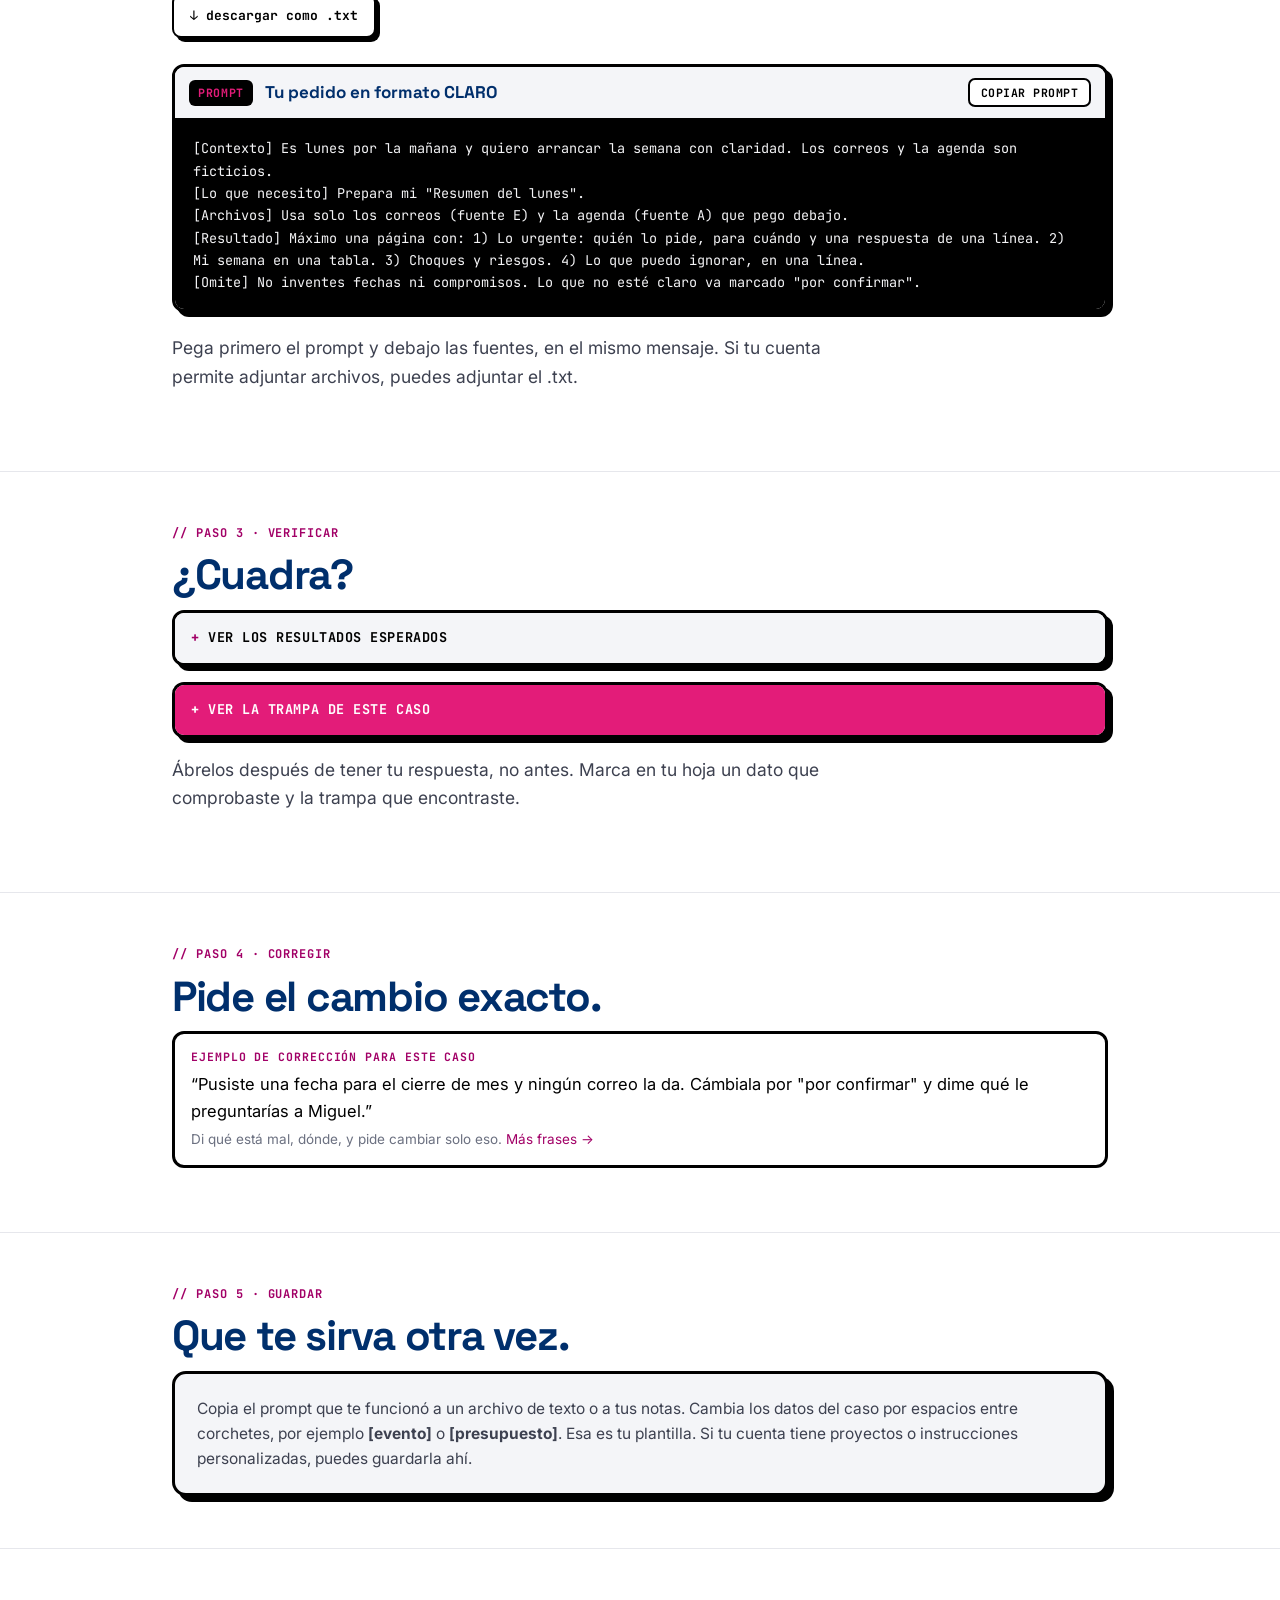
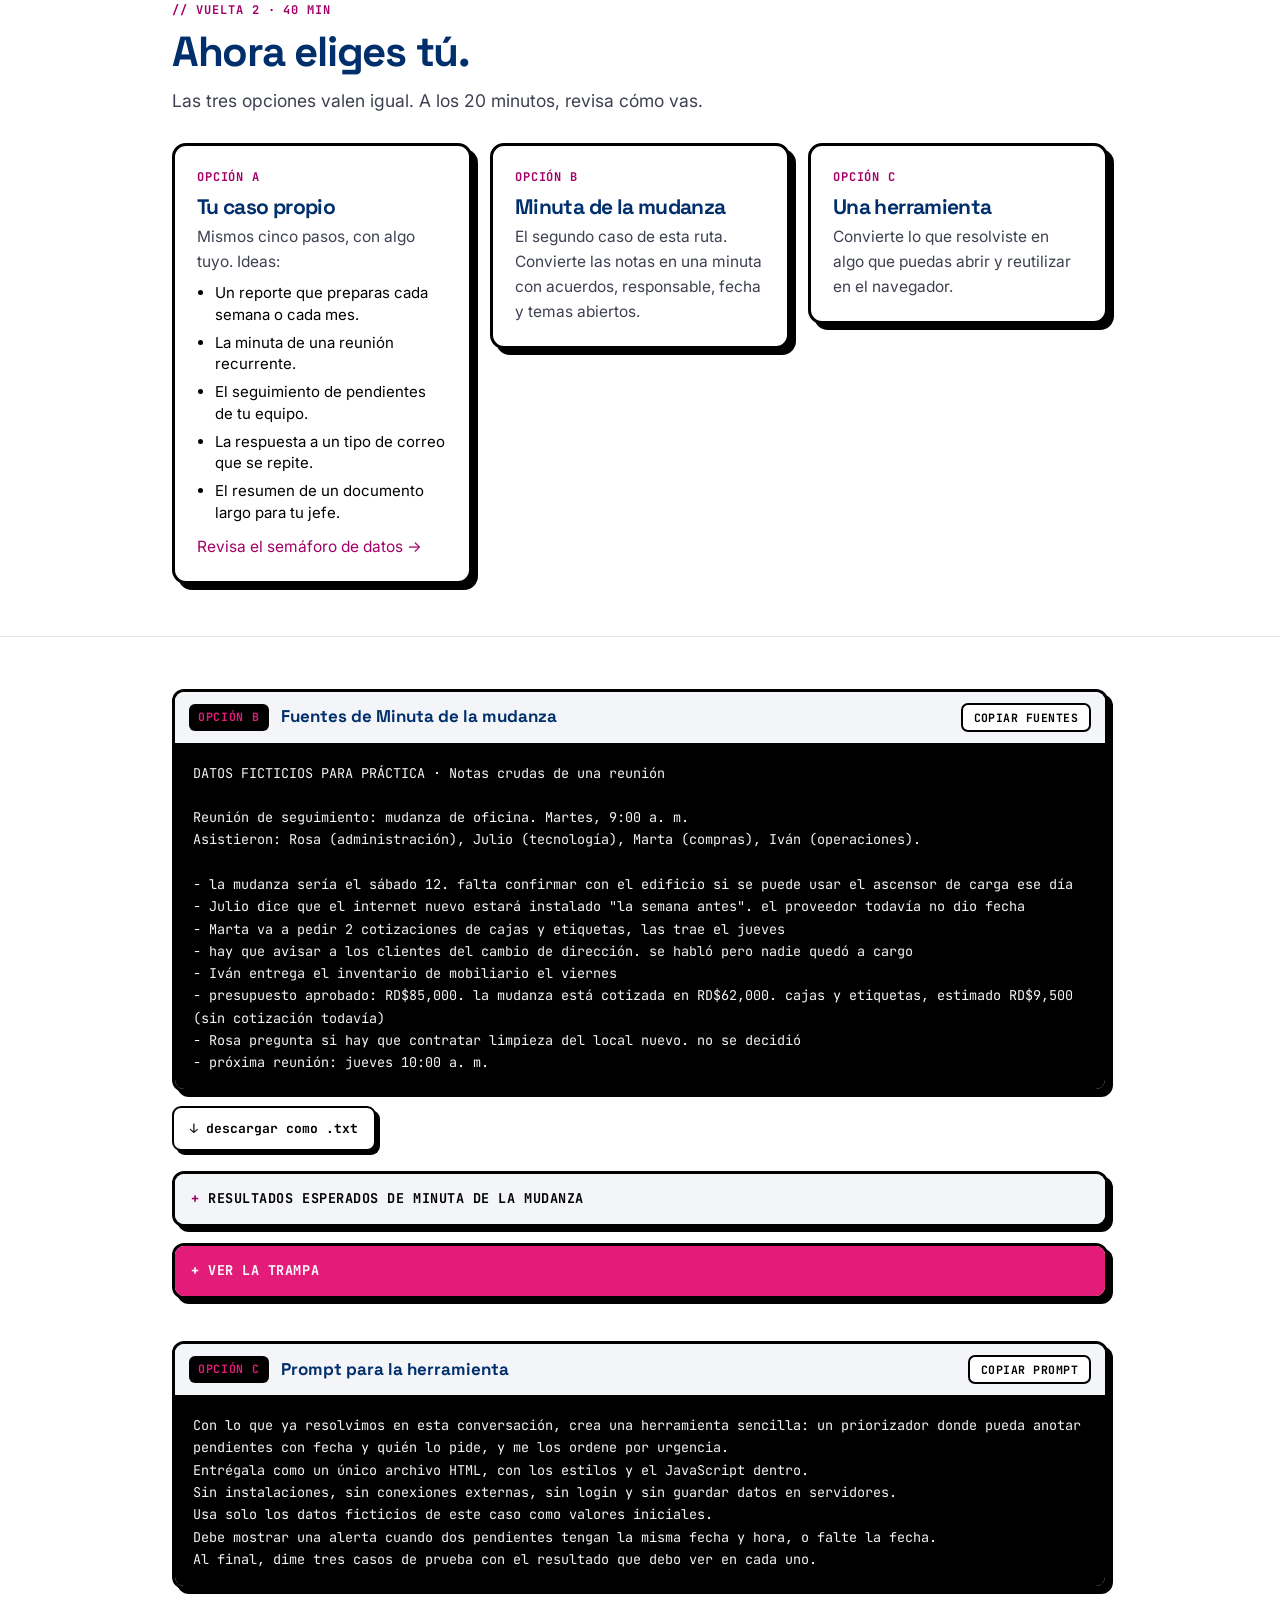
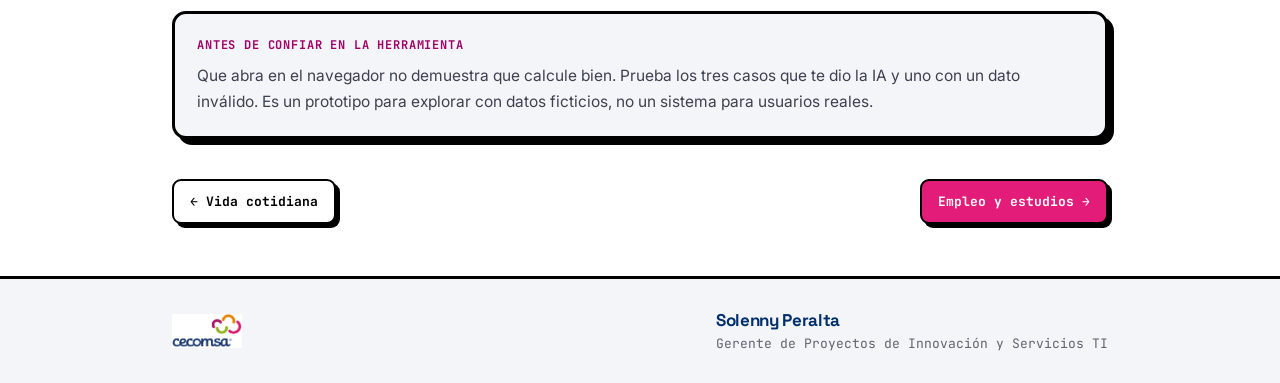
<file: rutas/trabajo.html>
<!DOCTYPE html>
<html lang="es">
<head>
<meta charset="UTF-8">
<meta name="viewport" content="width=device-width, initial-scale=1.0">
<title>Trabajo · Ruta 02</title>
<meta name="description" content="Ordenar información que llega dispersa: correos, agenda, notas y pendientes.">
<link rel="icon" href="../assets/logo-cecomsa-color.png">
<link rel="preconnect" href="https://fonts.googleapis.com"><link rel="preconnect" href="https://fonts.gstatic.com" crossorigin><link href="https://fonts.googleapis.com/css2?family=Space+Grotesk:wght@500;600;700&family=Inter:wght@400;500;600;700&family=JetBrains+Mono:wght@400;500;700&display=swap" rel="stylesheet">
<link rel="stylesheet" href="../assets/site.css">
<link rel="stylesheet" href="../assets/taller.css">
</head>
<body>
<div class="marq" aria-hidden="true"><div class="marq-track"><span>· tu primera tarea resuelta con ia · mapear · pedir · verificar · corregir · guardar </span><span>· tu primera tarea resuelta con ia · mapear · pedir · verificar · corregir · guardar </span></div></div>
<header class="top"><div class="wrap">
  <a href="../index.html"><img src="../assets/logo-cecomsa-color.png" alt="CECOMSA"></a>
  <nav><a href="../index.html">El taller</a><a href="../presentacion.html">Slides</a><a href="../rutas/index.html" class="on">Rutas</a><a href="../kit/index.html">Kit</a></nav>
</div></header>
<nav class="tabs" aria-label="Secciones"><div class="wrap"><a href="index.html" class=""><span class="k">00</span>Rutas</a><a href="vida.html" class=""><span class="k">01</span>Vida cotidiana</a><a href="trabajo.html" class="on"><span class="k">02</span>Trabajo</a><a href="empleo.html" class=""><span class="k">03</span>Empleo y estudios</a><a href="emprendimiento.html" class=""><span class="k">04</span>Emprendimiento</a></div></nav>
<main>
<section class="hero"><div class="wrap">
  <div class="tag">// ruta 02 de 04 · caso semilla: Resumen de mi lunes</div>
  <h1>Trabajo</h1>
  <p>Ordenar información que llega dispersa: correos, agenda, notas y pendientes. Ocho correos y la agenda de una semana ficticia. Hay que separar lo urgente, detectar choques y descartar el ruido.</p>
</div></section><section class="sec"><div class="wrap">
  <div class="eyebrow">// paso 1 · mapear</div>
  <h2>Antes de pedir.</h2>
  <p class="lead">Escríbelo en tu hoja. Si no sabes qué vas a revisar, todavía no pidas.</p>
<div class="grid g2" style="align-items:start">
  <div class="box"><span class="n">qué debe salir</span><p>Una página con lo urgente, la semana en una tabla, los choques y lo que se puede ignorar.</p></div>
  <div class="box azul"><span class="n">// qué vas a revisar antes de aceptarlo</span><ul class="check" style="margin-top:10px"><li>Que cada urgente tenga quién lo pide y para cuándo.</li><li>Que detecte el choque del miércoles.</li><li>Que no ponga fechas que ningún correo da.</li></ul></div>
</div>
</div></section><section class="sec"><div class="wrap">
  <div class="eyebrow">// paso 2 · pedir</div>
  <h2>El caso y el pedido.</h2>
<div class="prompt"><div class="prompt-head"><span class="prompt-n">fuentes</span><span class="prompt-t">Las fuentes del caso</span><button class="copy" type="button">copiar fuentes</button></div><pre>FUENTE E · CORREOS
# Bandeja de entrada (datos de prueba)

Correos ficticios para el demo &quot;Resumen de mi lunes&quot;. Personas y empresas inventadas.

---

**De:** Laura Gómez (Gerente de Ventas)
**Fecha:** viernes 9:12
**Asunto:** Reporte de ventas Q3 — lo necesito el miércoles
Hola, ¿me puedes enviar el reporte de ventas del Q3 por línea de producto antes del miércoles al mediodía? Es para la reunión con dirección del jueves.

---

**De:** Pedro Álvarez (Proveedor · Importadora Ficticia)
**Fecha:** viernes 15:40
**Asunto:** Retraso en el embarque
Les informamos que el embarque de monitores se retrasa 6 días por inspección en aduanas. Nueva fecha estimada: martes de la próxima semana. Favor confirmar si mantienen el pedido.

---

**De:** Recursos Humanos
**Fecha:** viernes 11:05
**Asunto:** Recordatorio: evaluaciones de desempeño
Les recordamos que las evaluaciones de su equipo vencen este viernes. El formulario está en el portal.

---

**De:** Boletín Tecnología Hoy
**Fecha:** sábado 7:00
**Asunto:** Las 10 tendencias de la semana
Newsletter semanal con noticias del sector.

---

**De:** Miguel Torres (Cliente · Comercial Ficticia SRL)
**Fecha:** domingo 18:22
**Asunto:** Factura duplicada
Buenas, recibimos dos veces la factura 4471 por el mismo monto. ¿Pueden revisar y anular una? Necesitamos resolverlo antes del cierre de mes.

---

**De:** Soporte TI
**Fecha:** lunes 7:30
**Asunto:** Mantenimiento programado
El sistema de facturación estará fuera de servicio el martes de 6:00 a 8:00 p. m.

---

**De:** Carla Méndez (Compañera de equipo)
**Fecha:** lunes 8:05
**Asunto:** ¿Revisas mi presentación?
¿Le puedes dar una mirada a mi presentación para el cliente antes del jueves? Te la dejé en la carpeta compartida.

---

**De:** Tienda en línea
**Fecha:** lunes 8:15
**Asunto:** ¡50% de descuento solo hoy!
Promoción en artículos de oficina.


FUENTE A · AGENDA DE LA SEMANA (CSV)
día,hora,evento,con quién,notas
lunes,9:00,Reunión semanal de equipo,Equipo de ventas,
lunes,15:00,Llamada con proveedor,Pedro Álvarez,Tema: retraso del embarque
martes,10:00,Revisión de inventario,Almacén,
miércoles,11:00,Capacitación interna,RR.HH.,Choca con la entrega del reporte Q3 (mediodía)
jueves,9:00,Reunión con dirección,Laura Gómez y dirección,Se presenta el reporte Q3
jueves,14:00,Presentación a cliente,Carla Méndez,
viernes,16:00,Cierre de semana,Equipo de ventas,</pre></div><p style="margin:-8px 0 26px"><a class="chip" href="descargas/trabajo_semana.txt" download>↓ descargar como .txt</a></p><div class="prompt"><div class="prompt-head"><span class="prompt-n">prompt</span><span class="prompt-t">Tu pedido en formato CLARO</span><button class="copy" type="button">copiar prompt</button></div><pre>[Contexto] Es lunes por la mañana y quiero arrancar la semana con claridad. Los correos y la agenda son ficticios.
[Lo que necesito] Prepara mi &quot;Resumen del lunes&quot;.
[Archivos] Usa solo los correos (fuente E) y la agenda (fuente A) que pego debajo.
[Resultado] Máximo una página con: 1) Lo urgente: quién lo pide, para cuándo y una respuesta de una línea. 2) Mi semana en una tabla. 3) Choques y riesgos. 4) Lo que puedo ignorar, en una línea.
[Omite] No inventes fechas ni compromisos. Lo que no esté claro va marcado &quot;por confirmar&quot;.</pre></div><p class="lead" style="margin-top:8px">Pega primero el prompt y debajo las fuentes, en el mismo mensaje. Si tu cuenta permite adjuntar archivos, puedes adjuntar el .txt.</p>
</div></section><section class="sec"><div class="wrap">
  <div class="eyebrow">// paso 3 · verificar</div>
  <h2>¿Cuadra?</h2>
<details class="pleg "><summary>Ver los resultados esperados</summary><div class="pleg-in"><div class="scroll"><table class="tbl"><tr><th>Qué</th><th>Resultado esperado</th></tr><tr><td>Urgentes</td><td>5: reporte Q3 para Laura (miércoles al mediodía), factura duplicada de Miguel, confirmar el pedido a Pedro, evaluaciones de RR. HH. (viernes), presentación de Carla (antes del jueves)</td></tr><tr><td>Choque</td><td>La capacitación del miércoles a las 11:00 se pisa con la entrega del reporte Q3 al mediodía</td></tr><tr><td>Se puede ignorar</td><td>2: el boletín y la promoción</td></tr></table></div></div></details><details class="pleg rosa"><summary>Ver la trampa de este caso</summary><div class="pleg-in"><p>Miguel pide resolver la factura &quot;antes del cierre de mes&quot;, pero ningún correo dice qué día es el cierre: va &quot;por confirmar&quot;, no con una fecha inventada. El embarque de Pedro tiene fecha &quot;estimada&quot;, no confirmada. Y un detalle fino: el sistema de facturación estará fuera de servicio el martes de 6:00 a 8:00 p. m., justo el sistema que se necesita para anular la factura.</p></div></details><p class="lead" style="margin-top:18px">Ábrelos después de tener tu respuesta, no antes. Marca en tu hoja un dato que comprobaste y la trampa que encontraste.</p>
</div></section><section class="sec"><div class="wrap">
  <div class="eyebrow">// paso 4 · corregir</div>
  <h2>Pide el cambio exacto.</h2>
<div class="phr"><b>ejemplo de corrección para este caso</b><q>Pusiste una fecha para el cierre de mes y ningún correo la da. Cámbiala por &quot;por confirmar&quot; y dime qué le preguntarías a Miguel.</q><small>Di qué está mal, dónde, y pide cambiar solo eso. <a href="../kit/metodo.html#frases">Más frases →</a></small></div>
</div></section><section class="sec"><div class="wrap">
  <div class="eyebrow">// paso 5 · guardar</div>
  <h2>Que te sirva otra vez.</h2>
<div class="box soft"><p>Copia el prompt que te funcionó a un archivo de texto o a tus notas. Cambia los datos del caso por espacios entre corchetes, por ejemplo <b>[evento]</b> o <b>[presupuesto]</b>. Esa es tu plantilla. Si tu cuenta tiene proyectos o instrucciones personalizadas, puedes guardarla ahí.</p></div>
</div></section><section class="sec" id="vuelta2"><div class="wrap">
  <div class="eyebrow">// vuelta 2 · 40 min</div>
  <h2>Ahora eliges tú.</h2>
  <p class="lead">Las tres opciones valen igual. A los 20 minutos, revisa cómo vas.</p>
<div class="grid g3" style="align-items:start">
  <div class="box"><span class="n">opción a</span><h3>Tu caso propio</h3><p>Mismos cinco pasos, con algo tuyo. Ideas:</p><ul class="lista"><li>Un reporte que preparas cada semana o cada mes.</li><li>La minuta de una reunión recurrente.</li><li>El seguimiento de pendientes de tu equipo.</li><li>La respuesta a un tipo de correo que se repite.</li><li>El resumen de un documento largo para tu jefe.</li></ul><p style="margin-top:10px"><a href="../kit/datos.html">Revisa el semáforo de datos →</a></p></div>
  <div class="box"><span class="n">opción b</span><h3>Minuta de la mudanza</h3><p>El segundo caso de esta ruta. Convierte las notas en una minuta con acuerdos, responsable, fecha y temas abiertos.</p></div>
  <div class="box"><span class="n">opción c</span><h3>Una herramienta</h3><p>Convierte lo que resolviste en algo que puedas abrir y reutilizar en el navegador.</p></div>
</div>
</div></section><section class="sec"><div class="wrap">
<div class="prompt"><div class="prompt-head"><span class="prompt-n">opción b</span><span class="prompt-t">Fuentes de Minuta de la mudanza</span><button class="copy" type="button">copiar fuentes</button></div><pre>DATOS FICTICIOS PARA PRÁCTICA · Notas crudas de una reunión

Reunión de seguimiento: mudanza de oficina. Martes, 9:00 a. m.
Asistieron: Rosa (administración), Julio (tecnología), Marta (compras), Iván (operaciones).

- la mudanza sería el sábado 12. falta confirmar con el edificio si se puede usar el ascensor de carga ese día
- Julio dice que el internet nuevo estará instalado &quot;la semana antes&quot;. el proveedor todavía no dio fecha
- Marta va a pedir 2 cotizaciones de cajas y etiquetas, las trae el jueves
- hay que avisar a los clientes del cambio de dirección. se habló pero nadie quedó a cargo
- Iván entrega el inventario de mobiliario el viernes
- presupuesto aprobado: RD$85,000. la mudanza está cotizada en RD$62,000. cajas y etiquetas, estimado RD$9,500 (sin cotización todavía)
- Rosa pregunta si hay que contratar limpieza del local nuevo. no se decidió
- próxima reunión: jueves 10:00 a. m.</pre></div><p style="margin:-8px 0 20px"><a class="chip" href="descargas/trabajo_notas_reunion.txt" download>↓ descargar como .txt</a></p><details class="pleg "><summary>Resultados esperados de Minuta de la mudanza</summary><div class="pleg-in"><div class="scroll"><table class="tbl"><tr><th>Qué</th><th>Resultado esperado</th></tr><tr><td>Acuerdos con responsable</td><td>3: Julio (internet), Marta (2 cotizaciones, jueves), Iván (inventario, viernes)</td></tr><tr><td>Sin responsable</td><td>Avisar a los clientes del cambio de dirección</td></tr><tr><td>Sin decidir</td><td>Limpieza del local nuevo y uso del ascensor de carga</td></tr><tr><td>Presupuesto</td><td>RD$62,000 + RD$9,500 estimado = RD$71,500; quedan RD$13,500 de RD$85,000</td></tr></table></div></div></details><details class="pleg rosa"><summary>Ver la trampa</summary><div class="pleg-in"><p>Nadie quedó a cargo de avisar a los clientes: la minuta debe decir &quot;sin responsable&quot;, no asignárselo a alguien. El internet no tiene fecha y las cajas son un estimado sin cotización.</p></div></details><div style="height:26px"></div><div class="prompt"><div class="prompt-head"><span class="prompt-n">opción c</span><span class="prompt-t">Prompt para la herramienta</span><button class="copy" type="button">copiar prompt</button></div><pre>Con lo que ya resolvimos en esta conversación, crea una herramienta sencilla: un priorizador donde pueda anotar pendientes con fecha y quién lo pide, y me los ordene por urgencia.
Entrégala como un único archivo HTML, con los estilos y el JavaScript dentro.
Sin instalaciones, sin conexiones externas, sin login y sin guardar datos en servidores.
Usa solo los datos ficticios de este caso como valores iniciales.
Debe mostrar una alerta cuando dos pendientes tengan la misma fecha y hora, o falte la fecha.
Al final, dime tres casos de prueba con el resultado que debo ver en cada uno.</pre></div><div class="box soft"><span class="n">antes de confiar en la herramienta</span><p>Que abra en el navegador no demuestra que calcule bien. Prueba los tres casos que te dio la IA y uno con un dato inválido. Es un prototipo para explorar con datos ficticios, no un sistema para usuarios reales.</p></div>
<div class="pager"><a class="chip" href="vida.html">← Vida cotidiana</a><a class="chip p" href="empleo.html">Empleo y estudios →</a></div></div></section>
</main>
<footer class="foot"><div class="wrap">
  <img src="../assets/logo-cecomsa-color.png" alt="CECOMSA">
  <div class="firma"><b>Solenny Peralta</b><span>Gerente de Proyectos de Innovación y Servicios TI</span></div>
</div></footer>
<script>
document.querySelectorAll('.copy').forEach(function(b){b.addEventListener('click',function(){
  var t=b.closest('.prompt').querySelector('pre').innerText;
  navigator.clipboard.writeText(t).then(function(){var o=b.textContent;b.textContent='¡copiado!';b.classList.add('ok');setTimeout(function(){b.textContent=o;b.classList.remove('ok');},1500);});
});});
</script>
</body>
</html>
</file>
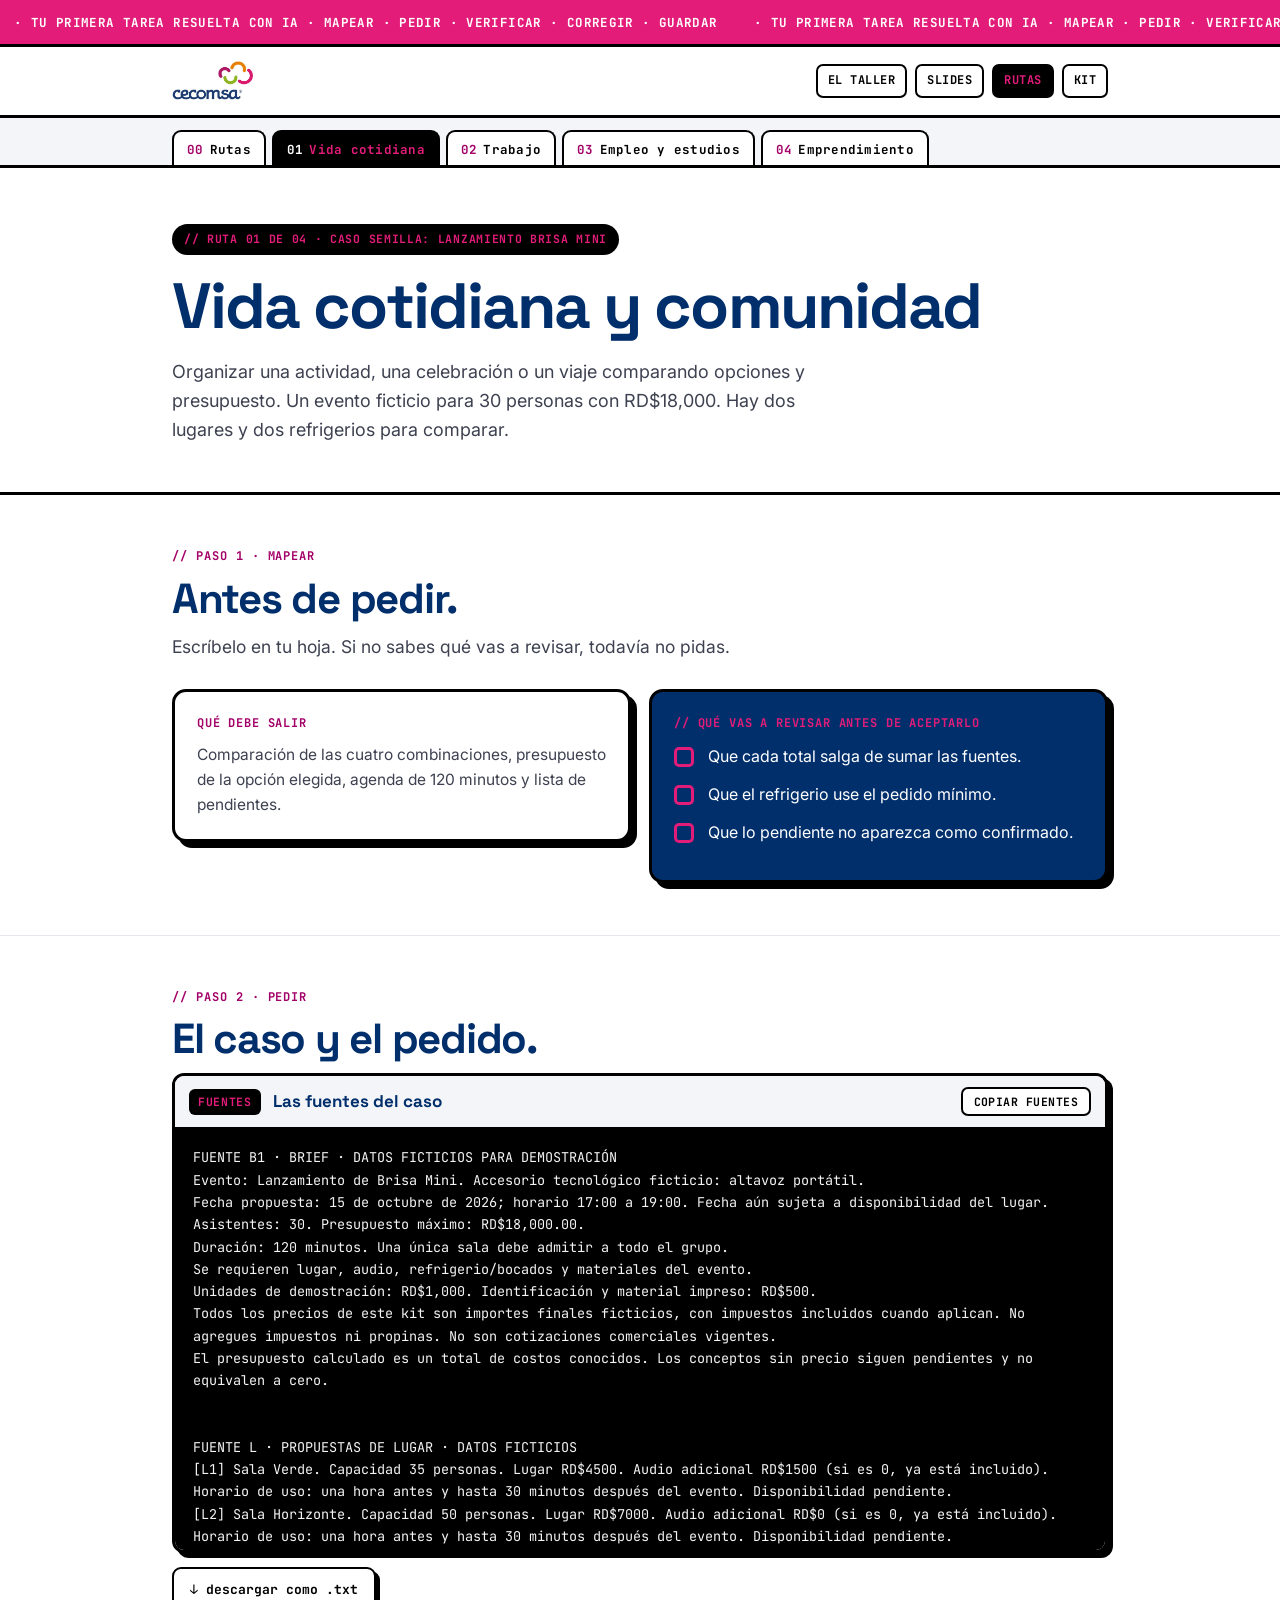
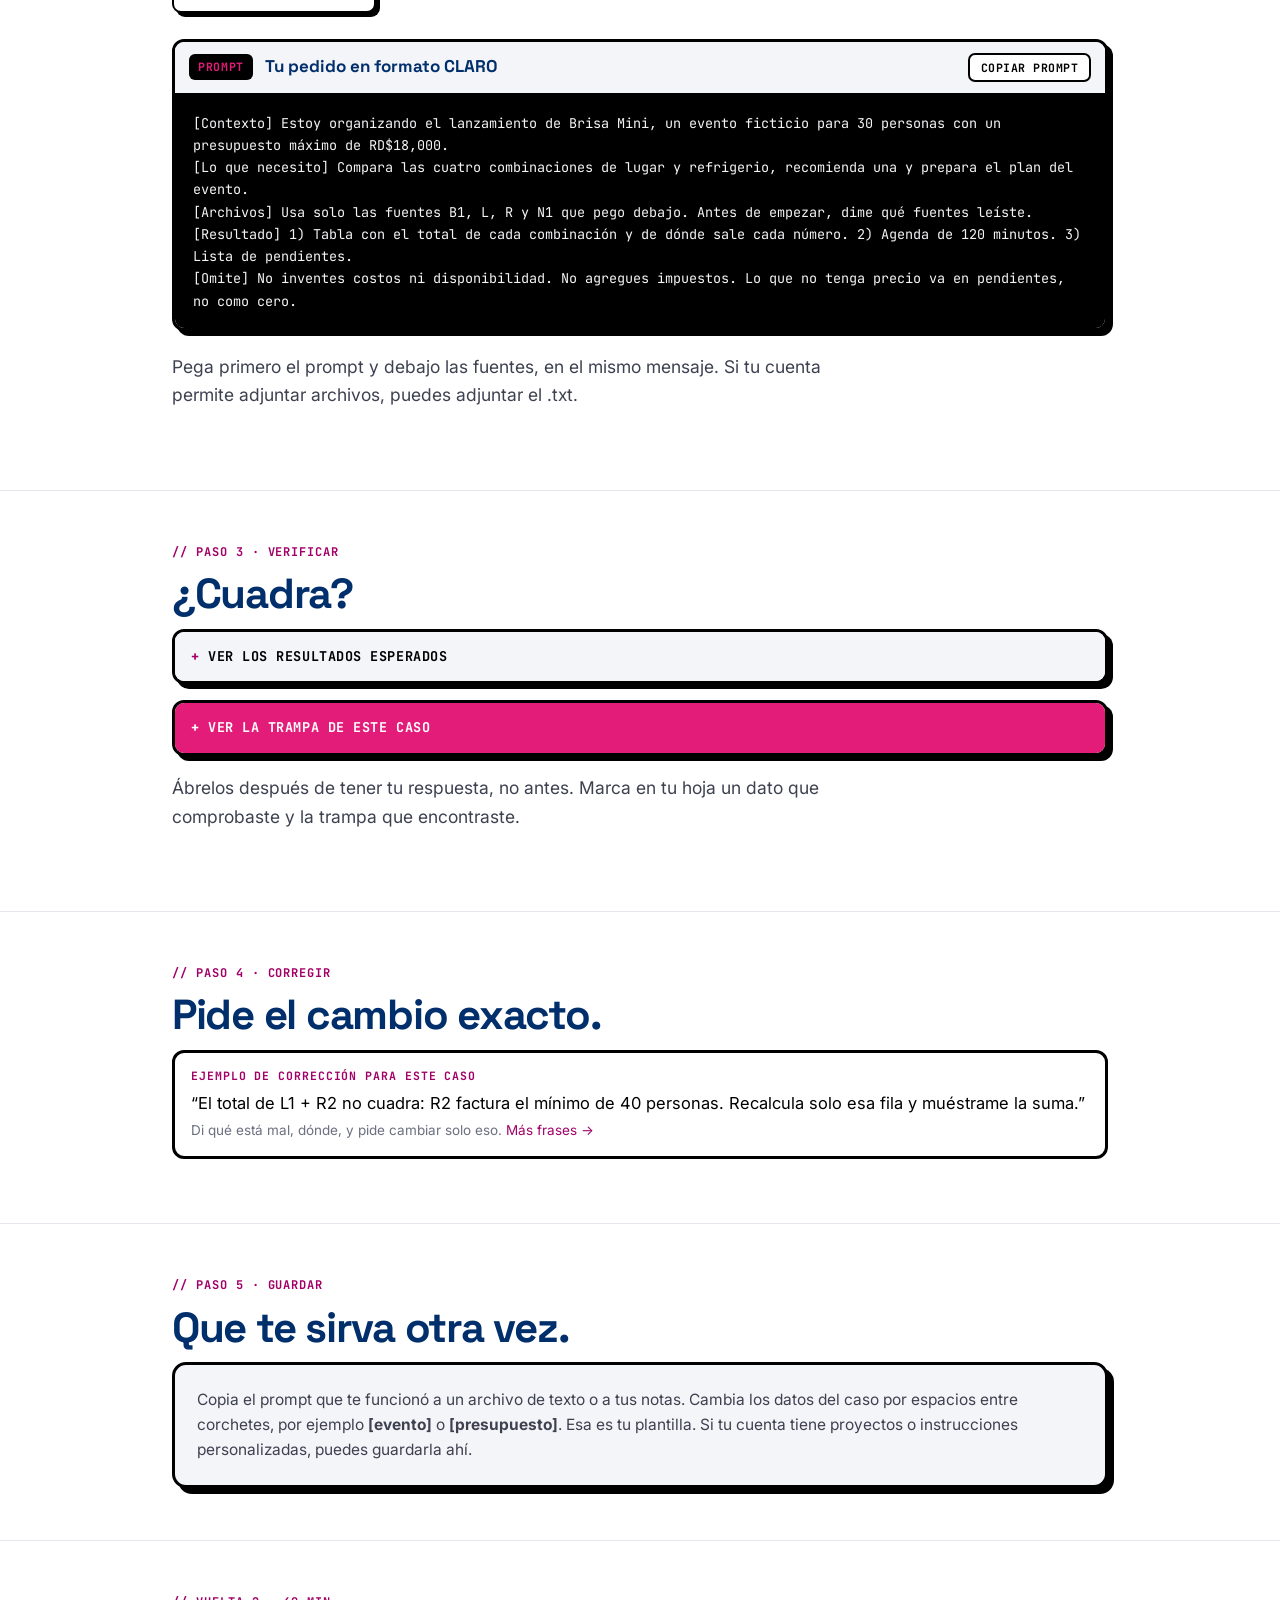
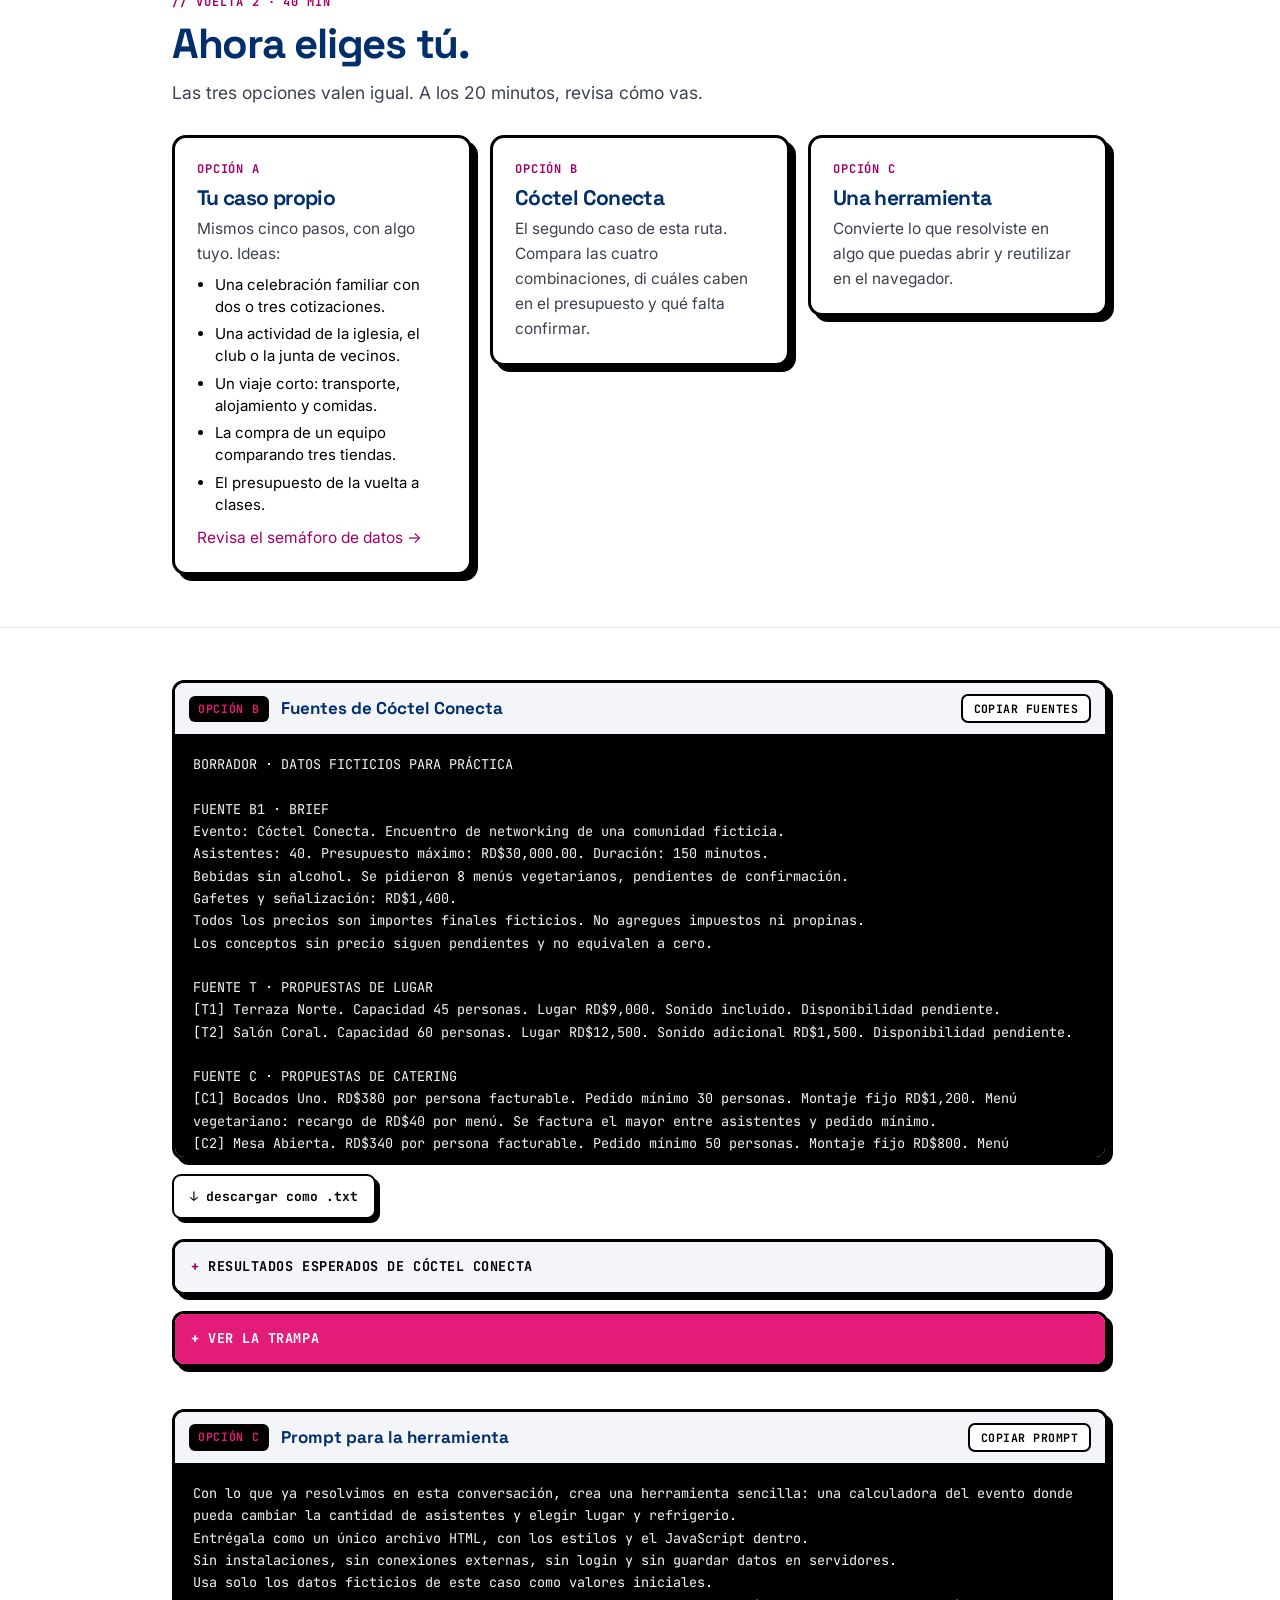
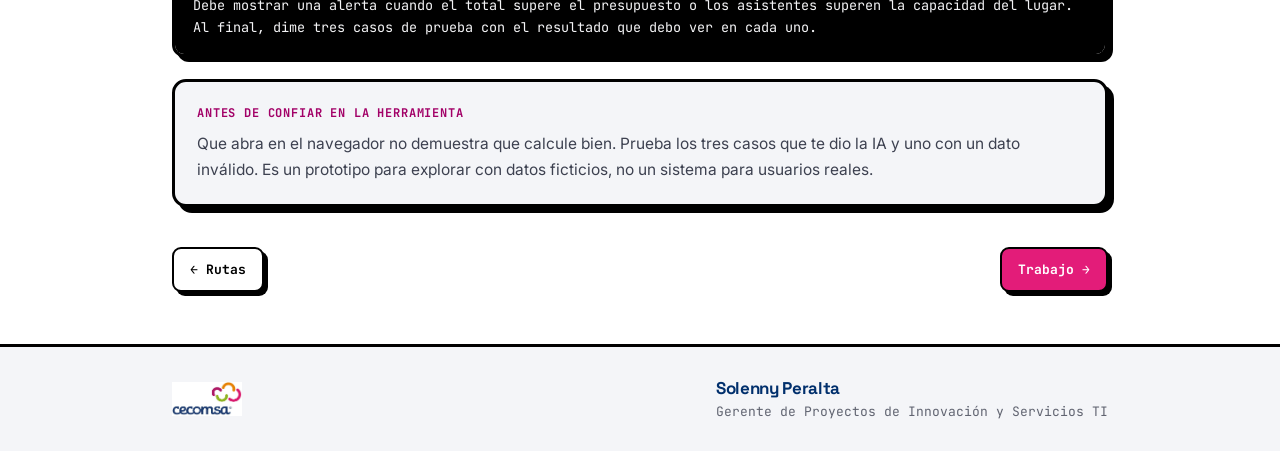
<file: rutas/vida.html>
<!DOCTYPE html>
<html lang="es">
<head>
<meta charset="UTF-8">
<meta name="viewport" content="width=device-width, initial-scale=1.0">
<title>Vida cotidiana y comunidad · Ruta 01</title>
<meta name="description" content="Organizar una actividad, una celebración o un viaje comparando opciones y presupuesto.">
<link rel="icon" href="../assets/logo-cecomsa-color.png">
<link rel="preconnect" href="https://fonts.googleapis.com"><link rel="preconnect" href="https://fonts.gstatic.com" crossorigin><link href="https://fonts.googleapis.com/css2?family=Space+Grotesk:wght@500;600;700&family=Inter:wght@400;500;600;700&family=JetBrains+Mono:wght@400;500;700&display=swap" rel="stylesheet">
<link rel="stylesheet" href="../assets/site.css">
<link rel="stylesheet" href="../assets/taller.css">
</head>
<body>
<div class="marq" aria-hidden="true"><div class="marq-track"><span>· tu primera tarea resuelta con ia · mapear · pedir · verificar · corregir · guardar </span><span>· tu primera tarea resuelta con ia · mapear · pedir · verificar · corregir · guardar </span></div></div>
<header class="top"><div class="wrap">
  <a href="../index.html"><img src="../assets/logo-cecomsa-color.png" alt="CECOMSA"></a>
  <nav><a href="../index.html">El taller</a><a href="../presentacion.html">Slides</a><a href="../rutas/index.html" class="on">Rutas</a><a href="../kit/index.html">Kit</a></nav>
</div></header>
<nav class="tabs" aria-label="Secciones"><div class="wrap"><a href="index.html" class=""><span class="k">00</span>Rutas</a><a href="vida.html" class="on"><span class="k">01</span>Vida cotidiana</a><a href="trabajo.html" class=""><span class="k">02</span>Trabajo</a><a href="empleo.html" class=""><span class="k">03</span>Empleo y estudios</a><a href="emprendimiento.html" class=""><span class="k">04</span>Emprendimiento</a></div></nav>
<main>
<section class="hero"><div class="wrap">
  <div class="tag">// ruta 01 de 04 · caso semilla: Lanzamiento Brisa Mini</div>
  <h1>Vida cotidiana y comunidad</h1>
  <p>Organizar una actividad, una celebración o un viaje comparando opciones y presupuesto. Un evento ficticio para 30 personas con RD$18,000. Hay dos lugares y dos refrigerios para comparar.</p>
</div></section><section class="sec"><div class="wrap">
  <div class="eyebrow">// paso 1 · mapear</div>
  <h2>Antes de pedir.</h2>
  <p class="lead">Escríbelo en tu hoja. Si no sabes qué vas a revisar, todavía no pidas.</p>
<div class="grid g2" style="align-items:start">
  <div class="box"><span class="n">qué debe salir</span><p>Comparación de las cuatro combinaciones, presupuesto de la opción elegida, agenda de 120 minutos y lista de pendientes.</p></div>
  <div class="box azul"><span class="n">// qué vas a revisar antes de aceptarlo</span><ul class="check" style="margin-top:10px"><li>Que cada total salga de sumar las fuentes.</li><li>Que el refrigerio use el pedido mínimo.</li><li>Que lo pendiente no aparezca como confirmado.</li></ul></div>
</div>
</div></section><section class="sec"><div class="wrap">
  <div class="eyebrow">// paso 2 · pedir</div>
  <h2>El caso y el pedido.</h2>
<div class="prompt"><div class="prompt-head"><span class="prompt-n">fuentes</span><span class="prompt-t">Las fuentes del caso</span><button class="copy" type="button">copiar fuentes</button></div><pre>FUENTE B1 · BRIEF · DATOS FICTICIOS PARA DEMOSTRACIÓN
Evento: Lanzamiento de Brisa Mini. Accesorio tecnológico ficticio: altavoz portátil.
Fecha propuesta: 15 de octubre de 2026; horario 17:00 a 19:00. Fecha aún sujeta a disponibilidad del lugar.
Asistentes: 30. Presupuesto máximo: RD$18,000.00.
Duración: 120 minutos. Una única sala debe admitir a todo el grupo.
Se requieren lugar, audio, refrigerio/bocados y materiales del evento.
Unidades de demostración: RD$1,000. Identificación y material impreso: RD$500.
Todos los precios de este kit son importes finales ficticios, con impuestos incluidos cuando aplican. No agregues impuestos ni propinas. No son cotizaciones comerciales vigentes.
El presupuesto calculado es un total de costos conocidos. Los conceptos sin precio siguen pendientes y no equivalen a cero.


FUENTE L · PROPUESTAS DE LUGAR · DATOS FICTICIOS
[L1] Sala Verde. Capacidad 35 personas. Lugar RD$4500. Audio adicional RD$1500 (si es 0, ya está incluido). Horario de uso: una hora antes y hasta 30 minutos después del evento. Disponibilidad pendiente.
[L2] Sala Horizonte. Capacidad 50 personas. Lugar RD$7000. Audio adicional RD$0 (si es 0, ya está incluido). Horario de uso: una hora antes y hasta 30 minutos después del evento. Disponibilidad pendiente.


FUENTE R · PROPUESTAS DE REFRIGERIO · DATOS FICTICIOS
[R1] Pausa Ligera. Precio RD$250 por persona facturable. Pedido mínimo 20 personas. Transporte fijo RD$500. Se factura el mayor entre asistentes y pedido mínimo. Bebidas sin alcohol incluidas.
[R2] Mesa Simple. Precio RD$200 por persona facturable. Pedido mínimo 40 personas. Transporte fijo RD$900. Se factura el mayor entre asistentes y pedido mínimo. Bebidas sin alcohol incluidas.


FUENTE N1 · NOTAS DE ORGANIZACIÓN · DATOS FICTICIOS
El producto y todas sus características son ficticios. El equipo dispone de dos unidades de demostración. La persona expositora está disponible de 17:20 a 18:00. No hay precio de venta aprobado ni autorización para anunciar descuentos.
Disponibilidad del lugar, transporte del expositor y precio de venta del producto: pendientes. El transporte del expositor no está incluido en el total conocido.
Roles de ejemplo: coordinación revisa decisiones; logística confirma lugar y proveedores; contenido prepara agenda. No son personas reales ni asignaciones autorizadas. No realizar reservas, compras ni envíos.</pre></div><p style="margin:-8px 0 26px"><a class="chip" href="descargas/vida_brisa_mini.txt" download>↓ descargar como .txt</a></p><div class="prompt"><div class="prompt-head"><span class="prompt-n">prompt</span><span class="prompt-t">Tu pedido en formato CLARO</span><button class="copy" type="button">copiar prompt</button></div><pre>[Contexto] Estoy organizando el lanzamiento de Brisa Mini, un evento ficticio para 30 personas con un presupuesto máximo de RD$18,000.
[Lo que necesito] Compara las cuatro combinaciones de lugar y refrigerio, recomienda una y prepara el plan del evento.
[Archivos] Usa solo las fuentes B1, L, R y N1 que pego debajo. Antes de empezar, dime qué fuentes leíste.
[Resultado] 1) Tabla con el total de cada combinación y de dónde sale cada número. 2) Agenda de 120 minutos. 3) Lista de pendientes.
[Omite] No inventes costos ni disponibilidad. No agregues impuestos. Lo que no tenga precio va en pendientes, no como cero.</pre></div><p class="lead" style="margin-top:8px">Pega primero el prompt y debajo las fuentes, en el mismo mensaje. Si tu cuenta permite adjuntar archivos, puedes adjuntar el .txt.</p>
</div></section><section class="sec"><div class="wrap">
  <div class="eyebrow">// paso 3 · verificar</div>
  <h2>¿Cuadra?</h2>
<details class="pleg "><summary>Ver los resultados esperados</summary><div class="pleg-in"><div class="scroll"><table class="tbl"><tr><th>Qué</th><th>Resultado esperado</th></tr><tr><td>Refrigerio R1 (30 personas)</td><td>RD$8,000</td></tr><tr><td>Refrigerio R2 (factura 40)</td><td>RD$8,900</td></tr><tr><td>L1 + R1</td><td>RD$15,500</td></tr><tr><td>L1 + R2</td><td>RD$16,400</td></tr><tr><td>L2 + R1</td><td>RD$16,500</td></tr><tr><td>L2 + R2</td><td>RD$17,400</td></tr><tr><td>Tope del presupuesto</td><td>RD$18,000: las cuatro combinaciones caben</td></tr></table></div></div></details><details class="pleg rosa"><summary>Ver la trampa de este caso</summary><div class="pleg-in"><p>R2 parece más barato (RD$200 por persona contra RD$250), pero factura un mínimo de 40 y termina costando RD$8,900 contra RD$8,000 de R1. Además hay tres pendientes que la IA no puede dar por resueltos: la disponibilidad del lugar, el transporte del expositor y el precio de venta. La agenda debe sumar 120 minutos y la persona expositora solo está de 17:20 a 18:00.</p></div></details><p class="lead" style="margin-top:18px">Ábrelos después de tener tu respuesta, no antes. Marca en tu hoja un dato que comprobaste y la trampa que encontraste.</p>
</div></section><section class="sec"><div class="wrap">
  <div class="eyebrow">// paso 4 · corregir</div>
  <h2>Pide el cambio exacto.</h2>
<div class="phr"><b>ejemplo de corrección para este caso</b><q>El total de L1 + R2 no cuadra: R2 factura el mínimo de 40 personas. Recalcula solo esa fila y muéstrame la suma.</q><small>Di qué está mal, dónde, y pide cambiar solo eso. <a href="../kit/metodo.html#frases">Más frases →</a></small></div>
</div></section><section class="sec"><div class="wrap">
  <div class="eyebrow">// paso 5 · guardar</div>
  <h2>Que te sirva otra vez.</h2>
<div class="box soft"><p>Copia el prompt que te funcionó a un archivo de texto o a tus notas. Cambia los datos del caso por espacios entre corchetes, por ejemplo <b>[evento]</b> o <b>[presupuesto]</b>. Esa es tu plantilla. Si tu cuenta tiene proyectos o instrucciones personalizadas, puedes guardarla ahí.</p></div>
</div></section><section class="sec" id="vuelta2"><div class="wrap">
  <div class="eyebrow">// vuelta 2 · 40 min</div>
  <h2>Ahora eliges tú.</h2>
  <p class="lead">Las tres opciones valen igual. A los 20 minutos, revisa cómo vas.</p>
<div class="grid g3" style="align-items:start">
  <div class="box"><span class="n">opción a</span><h3>Tu caso propio</h3><p>Mismos cinco pasos, con algo tuyo. Ideas:</p><ul class="lista"><li>Una celebración familiar con dos o tres cotizaciones.</li><li>Una actividad de la iglesia, el club o la junta de vecinos.</li><li>Un viaje corto: transporte, alojamiento y comidas.</li><li>La compra de un equipo comparando tres tiendas.</li><li>El presupuesto de la vuelta a clases.</li></ul><p style="margin-top:10px"><a href="../kit/datos.html">Revisa el semáforo de datos →</a></p></div>
  <div class="box"><span class="n">opción b</span><h3>Cóctel Conecta</h3><p>El segundo caso de esta ruta. Compara las cuatro combinaciones, di cuáles caben en el presupuesto y qué falta confirmar.</p></div>
  <div class="box"><span class="n">opción c</span><h3>Una herramienta</h3><p>Convierte lo que resolviste en algo que puedas abrir y reutilizar en el navegador.</p></div>
</div>
</div></section><section class="sec"><div class="wrap">
<div class="prompt"><div class="prompt-head"><span class="prompt-n">opción b</span><span class="prompt-t">Fuentes de Cóctel Conecta</span><button class="copy" type="button">copiar fuentes</button></div><pre>BORRADOR · DATOS FICTICIOS PARA PRÁCTICA

FUENTE B1 · BRIEF
Evento: Cóctel Conecta. Encuentro de networking de una comunidad ficticia.
Asistentes: 40. Presupuesto máximo: RD$30,000.00. Duración: 150 minutos.
Bebidas sin alcohol. Se pidieron 8 menús vegetarianos, pendientes de confirmación.
Gafetes y señalización: RD$1,400.
Todos los precios son importes finales ficticios. No agregues impuestos ni propinas.
Los conceptos sin precio siguen pendientes y no equivalen a cero.

FUENTE T · PROPUESTAS DE LUGAR
[T1] Terraza Norte. Capacidad 45 personas. Lugar RD$9,000. Sonido incluido. Disponibilidad pendiente.
[T2] Salón Coral. Capacidad 60 personas. Lugar RD$12,500. Sonido adicional RD$1,500. Disponibilidad pendiente.

FUENTE C · PROPUESTAS DE CATERING
[C1] Bocados Uno. RD$380 por persona facturable. Pedido mínimo 30 personas. Montaje fijo RD$1,200. Menú vegetariano: recargo de RD$40 por menú. Se factura el mayor entre asistentes y pedido mínimo.
[C2] Mesa Abierta. RD$340 por persona facturable. Pedido mínimo 50 personas. Montaje fijo RD$800. Menú vegetariano sin recargo. Se factura el mayor entre asistentes y pedido mínimo.

FUENTE N1 · NOTAS
La persona que modera no ha confirmado su hora de llegada. No hay patrocinador confirmado.
No realizar reservas, compras ni envíos.</pre></div><p style="margin:-8px 0 20px"><a class="chip" href="descargas/vida_coctel_conecta.txt" download>↓ descargar como .txt</a></p><details class="pleg "><summary>Resultados esperados de Cóctel Conecta</summary><div class="pleg-in"><div class="scroll"><table class="tbl"><tr><th>Qué</th><th>Resultado esperado</th></tr><tr><td>T1 + C1</td><td>RD$27,120 · cabe</td></tr><tr><td>T1 + C2</td><td>RD$28,200 · cabe</td></tr><tr><td>T2 + C1</td><td>RD$32,120 · no cabe</td></tr><tr><td>T2 + C2</td><td>RD$33,200 · no cabe</td></tr><tr><td>T1 + C1 si no se confirman los vegetarianos</td><td>RD$26,800</td></tr></table></div></div></details><details class="pleg rosa"><summary>Ver la trampa</summary><div class="pleg-in"><p>C2 cobra menos por persona pero factura un mínimo de 50. Los 8 menús vegetarianos están pendientes: el total de C1 es un rango, no una cifra cerrada.</p></div></details><div style="height:26px"></div><div class="prompt"><div class="prompt-head"><span class="prompt-n">opción c</span><span class="prompt-t">Prompt para la herramienta</span><button class="copy" type="button">copiar prompt</button></div><pre>Con lo que ya resolvimos en esta conversación, crea una herramienta sencilla: una calculadora del evento donde pueda cambiar la cantidad de asistentes y elegir lugar y refrigerio.
Entrégala como un único archivo HTML, con los estilos y el JavaScript dentro.
Sin instalaciones, sin conexiones externas, sin login y sin guardar datos en servidores.
Usa solo los datos ficticios de este caso como valores iniciales.
Debe mostrar una alerta cuando el total supere el presupuesto o los asistentes superen la capacidad del lugar.
Al final, dime tres casos de prueba con el resultado que debo ver en cada uno.</pre></div><div class="box soft"><span class="n">antes de confiar en la herramienta</span><p>Que abra en el navegador no demuestra que calcule bien. Prueba los tres casos que te dio la IA y uno con un dato inválido. Es un prototipo para explorar con datos ficticios, no un sistema para usuarios reales.</p></div>
<div class="pager"><a class="chip" href="index.html">← Rutas</a><a class="chip p" href="trabajo.html">Trabajo →</a></div></div></section>
</main>
<footer class="foot"><div class="wrap">
  <img src="../assets/logo-cecomsa-color.png" alt="CECOMSA">
  <div class="firma"><b>Solenny Peralta</b><span>Gerente de Proyectos de Innovación y Servicios TI</span></div>
</div></footer>
<script>
document.querySelectorAll('.copy').forEach(function(b){b.addEventListener('click',function(){
  var t=b.closest('.prompt').querySelector('pre').innerText;
  navigator.clipboard.writeText(t).then(function(){var o=b.textContent;b.textContent='¡copiado!';b.classList.add('ok');setTimeout(function(){b.textContent=o;b.classList.remove('ok');},1500);});
});});
</script>
</body>
</html>
</file>
<file: assets/site.css>
/* Estilo de la landing y del kit: tech / mono con la paleta CECOMSA. */
:root{
  --azul:#002F6C; --mag:#A20067; --rosa:#E31C79; --blanco:#FFFFFF; --negro:#000000;
  --ink:#000000; --ink2:#3d4150; --muted:#6b7080; --line:#e6e7ec; --soft:#f4f5f8;
  --maxw:980px;
}
*,*::before,*::after{box-sizing:border-box;margin:0;padding:0;}
html{scroll-behavior:smooth;}
body{background:var(--blanco);color:var(--ink);font-family:'Inter',system-ui,sans-serif;font-size:16px;line-height:1.62;-webkit-font-smoothing:antialiased;}
a{color:var(--mag);text-decoration:none;}
a:hover{color:var(--rosa);}
h1,h2,h3,h4{font-family:'Space Grotesk',sans-serif;font-weight:700;letter-spacing:-.03em;line-height:1.06;color:var(--azul);}
:focus-visible{outline:3px solid var(--rosa);outline-offset:3px;}
@media (prefers-reduced-motion:reduce){*{animation:none!important;transition:none!important;scroll-behavior:auto!important;}}
.wrap{max-width:var(--maxw);margin:0 auto;padding:0 22px;}
.mono{font-family:'JetBrains Mono',monospace;}

/* marquee */
.marq{background:var(--rosa);border-bottom:3px solid var(--ink);overflow:hidden;white-space:nowrap;color:var(--blanco);}
.marq-track{display:inline-block;padding:9px 0;animation:scroll 34s linear infinite;}
.marq-track span{font-family:'JetBrains Mono',monospace;font-weight:700;font-size:12.5px;letter-spacing:.03em;text-transform:uppercase;padding:0 14px;}
@keyframes scroll{from{transform:translateX(0);}to{transform:translateX(-50%);}}

/* top */
.top{border-bottom:3px solid var(--ink);background:var(--blanco);}
.top .wrap{display:flex;align-items:center;justify-content:space-between;gap:16px;padding-top:14px;padding-bottom:14px;flex-wrap:wrap;}
.top img{height:40px;display:block;}
.top nav{display:flex;gap:8px;flex-wrap:wrap;}
.top nav a{font-family:'JetBrains Mono',monospace;font-size:12px;font-weight:700;text-transform:uppercase;letter-spacing:.04em;border:2px solid var(--ink);border-radius:7px;padding:5px 10px;color:var(--ink);background:var(--blanco);}
.top nav a:hover,.top nav a.on{background:var(--negro);color:var(--rosa);}

/* hero */
.hero{padding:56px 0 48px;border-bottom:3px solid var(--ink);}
.hero.azul{background:var(--azul);color:var(--blanco);}
.hero.azul h1{color:var(--blanco);}
.hero.azul p{color:rgba(255,255,255,.85);}
.tag{display:inline-flex;align-items:center;gap:8px;font-family:'JetBrains Mono',monospace;font-size:11.5px;font-weight:700;text-transform:uppercase;letter-spacing:.06em;background:var(--negro);color:var(--rosa);padding:6px 12px;border-radius:30px;margin-bottom:18px;}
.hero h1{font-size:clamp(36px,6.4vw,64px);margin-bottom:16px;}
.hero p{font-size:18px;color:var(--ink2);max-width:62ch;}
.hl{background:var(--rosa);color:var(--blanco);padding:0 .14em;border-radius:.08em;}
.meta{display:flex;flex-wrap:wrap;gap:12px;margin-top:26px;}
.chip{font-family:'JetBrains Mono',monospace;font-size:13px;font-weight:700;border:2px solid var(--ink);border-radius:9px;padding:10px 16px;background:var(--blanco);color:var(--ink);box-shadow:4px 4px 0 var(--ink);display:inline-block;transition:transform .12s,box-shadow .12s;}
.chip:hover{transform:translate(-2px,-2px);box-shadow:6px 6px 0 var(--ink);color:var(--ink);}
.chip.p{background:var(--rosa);color:var(--blanco);}
.chip.b{background:var(--azul);color:var(--blanco);}
.chip.n{background:var(--negro);color:var(--rosa);}
.hero.azul .chip{box-shadow:4px 4px 0 var(--negro);border-color:var(--negro);}
.firma{margin-top:30px;font-family:'JetBrains Mono',monospace;font-size:13px;line-height:1.6;}
.firma b{display:block;font-family:'Space Grotesk',sans-serif;font-size:20px;letter-spacing:-.02em;}
.firma span{opacity:.8;}

/* tabs del kit */
.tabs{border-bottom:3px solid var(--ink);background:var(--soft);position:sticky;top:0;z-index:40;}
.tabs .wrap{display:flex;gap:6px;overflow-x:auto;padding-top:12px;padding-bottom:0;scrollbar-width:none;}
.tabs a{flex:none;font-family:'JetBrains Mono',monospace;font-size:12.5px;font-weight:700;letter-spacing:.02em;color:var(--ink);background:var(--blanco);border:2px solid var(--ink);border-bottom:none;border-radius:9px 9px 0 0;padding:8px 13px;margin-bottom:-3px;}
.tabs a .k{color:var(--mag);margin-right:6px;}
.tabs a:hover{background:var(--blanco);color:var(--mag);}
.tabs a.on{background:var(--negro);color:var(--rosa);border-color:var(--negro);}
.tabs a.on .k{color:var(--blanco);}

/* secciones */
.sec{padding:52px 0;border-bottom:1px solid var(--line);}
.sec:last-of-type{border-bottom:none;}
.eyebrow{font-family:'JetBrains Mono',monospace;font-size:12px;font-weight:700;text-transform:uppercase;letter-spacing:.08em;color:var(--mag);margin-bottom:10px;}
.sec h2{font-size:clamp(28px,4.2vw,42px);margin-bottom:12px;}
.lead{font-size:17.5px;color:var(--ink2);max-width:64ch;margin-bottom:28px;}
.pagehead{display:flex;justify-content:space-between;align-items:flex-start;gap:20px;flex-wrap:wrap;margin-bottom:14px;}

/* tarjetas */
.grid{display:grid;gap:18px;}
.g2{grid-template-columns:1fr 1fr;} .g3{grid-template-columns:repeat(3,1fr);} .g4{grid-template-columns:repeat(4,1fr);}
.box{border:3px solid var(--ink);border-radius:14px;padding:22px;background:var(--blanco);box-shadow:6px 6px 0 var(--ink);}
.box.soft{background:var(--soft);}
.box.azul{background:var(--azul);color:var(--blanco);} .box.azul h3,.box.azul h4{color:var(--blanco);} .box.azul p{color:rgba(255,255,255,.85);}
.box.negro{background:var(--negro);color:var(--blanco);box-shadow:6px 6px 0 var(--rosa);} .box.negro h3{color:var(--blanco);}
.box.rosa{background:var(--rosa);color:var(--blanco);} .box.rosa h3{color:var(--blanco);}
.box .n{font-family:'JetBrains Mono',monospace;font-size:12px;font-weight:700;text-transform:uppercase;letter-spacing:.07em;color:var(--mag);display:block;margin-bottom:8px;}
.box.azul .n,.box.negro .n{color:var(--rosa);} .box.rosa .n{color:var(--negro);}
.box h3{font-size:21px;margin-bottom:6px;}
.box p{color:var(--ink2);font-size:15.5px;}
a.box{display:block;color:inherit;transition:transform .12s,box-shadow .12s;}
a.box:hover{transform:translate(-3px,-3px);box-shadow:9px 9px 0 var(--ink);}
a.box.negro:hover{box-shadow:9px 9px 0 var(--rosa);}

/* glosario */
.gl{display:grid;grid-template-columns:1fr 1fr;gap:0;border:3px solid var(--ink);border-radius:14px;overflow:hidden;box-shadow:6px 6px 0 var(--ink);}
.gl-row{padding:16px 18px;border-bottom:2px solid var(--line);border-right:2px solid var(--line);}
.gl-t{font-family:'JetBrains Mono',monospace;font-weight:700;color:var(--mag);font-size:15px;}
.gl-d{color:var(--ink2);font-size:15px;margin-top:3px;}
.gl-e{font-family:'JetBrains Mono',monospace;color:var(--muted);font-size:12.5px;margin-top:4px;}

/* plantilla */
.field{border:3px solid var(--ink);border-radius:12px;background:var(--blanco);margin-bottom:14px;overflow:hidden;}
.field .fh{display:flex;align-items:baseline;gap:12px;padding:10px 14px;background:var(--soft);border-bottom:2px solid var(--ink);}
.field .fh b{font-family:'JetBrains Mono',monospace;font-size:13px;color:var(--rosa);background:var(--negro);padding:2px 8px;border-radius:6px;}
.field .fh span{font-family:'Space Grotesk',sans-serif;font-weight:700;color:var(--azul);font-size:17px;}
.field .fh small{color:var(--muted);font-size:13.5px;margin-left:auto;}
.field textarea{display:block;width:100%;min-height:74px;border:0;padding:12px 14px;font:inherit;font-size:15px;resize:vertical;}
.field textarea:focus{outline:none;background:#fff5fa;}

/* bloques de código y prompts */
pre{background:var(--negro);color:#f4f4f6;border-radius:10px;padding:16px 18px;overflow-x:auto;font-family:'JetBrains Mono',monospace;font-size:13.5px;line-height:1.65;white-space:pre-wrap;}
pre i{font-style:normal;color:var(--rosa);font-weight:700;}
.prompt{border:3px solid var(--ink);border-radius:12px;box-shadow:5px 5px 0 var(--ink);margin-bottom:22px;overflow:hidden;background:var(--blanco);break-inside:avoid;}
.prompt-head{display:flex;align-items:center;gap:12px;padding:11px 14px;border-bottom:3px solid var(--ink);background:var(--soft);}
.prompt-n{font-family:'JetBrains Mono',monospace;font-weight:700;font-size:11.5px;text-transform:uppercase;letter-spacing:.06em;background:var(--negro);color:var(--rosa);padding:4px 9px;border-radius:6px;flex:none;}
.prompt-t{font-family:'Space Grotesk',sans-serif;font-weight:700;font-size:17px;margin-right:auto;color:var(--azul);}
.copy{font-family:'JetBrains Mono',monospace;font-size:11.5px;font-weight:700;text-transform:uppercase;letter-spacing:.04em;border:2px solid var(--ink);background:var(--blanco);color:var(--ink);padding:5px 11px;border-radius:7px;cursor:pointer;flex:none;}
.copy:hover{background:var(--negro);color:var(--rosa);}
.copy.ok{background:var(--rosa);color:var(--blanco);border-color:var(--rosa);}
.prompt pre{border-radius:0;margin:0;}
.filter{display:flex;gap:8px;flex-wrap:wrap;margin-bottom:24px;}
.filter button{font-family:'JetBrains Mono',monospace;font-size:12px;font-weight:700;text-transform:uppercase;border:2px solid var(--ink);background:var(--blanco);border-radius:7px;padding:5px 10px;cursor:pointer;}
.filter button.on,.filter button:hover{background:var(--negro);color:var(--rosa);}

/* tabla */
.scroll{overflow-x:auto;}
.tbl{width:100%;border-collapse:collapse;border:3px solid var(--ink);box-shadow:6px 6px 0 var(--ink);background:var(--blanco);font-size:14.5px;}
.tbl th{background:var(--negro);color:var(--rosa);font-family:'JetBrains Mono',monospace;font-size:12px;text-transform:uppercase;letter-spacing:.05em;text-align:left;padding:10px 12px;}
.tbl td{padding:12px;border-top:2px solid var(--line);height:52px;}
.tbl tr.ex td{background:var(--soft);font-style:italic;color:var(--ink2);}

/* checklist */
ul.check{list-style:none;}
ul.check li{position:relative;padding-left:34px;margin-bottom:12px;font-size:16px;}
ul.check li::before{content:"";position:absolute;left:0;top:3px;width:20px;height:20px;border:3px solid var(--rosa);border-radius:5px;}
.box.azul ul.check li::before,.box.negro ul.check li::before{border-color:var(--rosa);}

/* frases */
.phr{border:3px solid var(--ink);border-radius:12px;padding:14px 16px;background:var(--blanco);margin-bottom:12px;}
.phr b{display:block;font-family:'JetBrains Mono',monospace;font-size:11.5px;text-transform:uppercase;letter-spacing:.08em;color:var(--mag);margin-bottom:4px;}
.phr q{font-size:16.5px;quotes:"“" "”";}
.phr small{display:block;color:var(--muted);font-size:13.5px;margin-top:4px;}

/* reto */
.days{display:grid;grid-template-columns:repeat(7,1fr);gap:12px;}
.day{border:3px solid var(--ink);border-radius:12px;padding:16px 12px;background:var(--blanco);box-shadow:4px 4px 0 var(--ink);}
.day .d{font-family:'JetBrains Mono',monospace;font-size:12px;font-weight:700;color:var(--mag);text-transform:uppercase;}
.day h4{font-size:18px;margin:6px 0;}
.day p{font-size:14px;color:var(--ink2);}
.day.last{background:var(--rosa);} .day.last .d,.day.last h4,.day.last p{color:var(--blanco);}

/* descargas */
.dl{display:grid;grid-template-columns:repeat(2,1fr);gap:12px;}
.dlc{display:flex;align-items:center;gap:14px;border:3px solid var(--ink);border-radius:12px;padding:14px 16px;background:var(--blanco);color:var(--ink);box-shadow:4px 4px 0 var(--ink);transition:transform .12s,box-shadow .12s;}
.dlc:hover{transform:translate(-2px,-2px);box-shadow:6px 6px 0 var(--ink);color:var(--ink);}
.dlc .ext{font-family:'JetBrains Mono',monospace;font-weight:700;font-size:12px;background:var(--negro);color:var(--rosa);padding:6px 8px;border-radius:6px;flex:none;min-width:46px;text-align:center;}
.dlc .ext.zip{background:var(--rosa);color:var(--blanco);}
.dlc b{display:block;font-family:'Space Grotesk',sans-serif;font-size:16px;color:var(--azul);}
.dlc small{color:var(--muted);font-size:13px;}
.dlc.big{grid-column:1/-1;background:var(--azul);color:var(--blanco);box-shadow:6px 6px 0 var(--rosa);border-color:var(--negro);padding:20px 22px;}
.dlc.big b{color:var(--blanco);font-size:21px;} .dlc.big small{color:rgba(255,255,255,.8);font-size:14px;}

.pager{display:flex;justify-content:space-between;gap:12px;margin-top:40px;flex-wrap:wrap;}

/* footer */
.foot{border-top:3px solid var(--ink);padding:28px 0;background:var(--soft);}
.foot .wrap{display:flex;align-items:center;justify-content:space-between;gap:18px;flex-wrap:wrap;}
.foot img{height:34px;display:block;}
.foot .firma{margin-top:0;color:var(--ink2);}
.foot .firma b{color:var(--azul);font-size:17px;}

.quote{font-family:'Space Grotesk',sans-serif;font-weight:700;font-size:clamp(24px,3.4vw,38px);letter-spacing:-.02em;line-height:1.2;color:var(--blanco);max-width:24ch;}
.quote em{font-style:normal;color:var(--rosa);}
.band{background:var(--negro);padding:64px 0;border-bottom:3px solid var(--ink);}

.print-only{display:none;}

@media screen and (max-width:820px){.g2,.g3,.g4,.gl,.dl{grid-template-columns:1fr;}.grid>*{grid-column:auto!important;}.top nav a{padding:4px 8px;font-size:11px;}.days{grid-template-columns:repeat(2,1fr);}.field .fh small{display:none;}}

/* impresión / PDF: limpio, sin navegación */
@page{size:Letter;margin:14mm 14mm 16mm;}
@media print{
  body{font-size:12.5px;line-height:1.5;-webkit-print-color-adjust:exact;print-color-adjust:exact;}
  .marq,.top,.tabs,.pager,.copy,.filter,.no-print,.foot{display:none!important;}
  .print-only{display:flex!important;}
  .hero{padding:0 0 14px;border-bottom:3px solid var(--ink);}
  .hero h1{font-size:30px;margin-bottom:6px;}
  .hero p{font-size:13px;}
  .sec{padding:16px 0;}
  .wrap{max-width:none;padding:0;}
  .box,.prompt,.tbl,.gl,.day,.phr,.field{box-shadow:none!important;}
  .prompt,.box,.phr,.gl-row,.field,.day{break-inside:avoid;}
  pre{font-size:11px;line-height:1.5;}
  .field textarea{min-height:64px;}
  .tbl td{height:44px;}
  .days{grid-template-columns:repeat(4,1fr);}
}
.print-head{align-items:center;justify-content:space-between;border-bottom:2px solid var(--ink);padding-bottom:8px;margin-bottom:14px;font-family:'JetBrains Mono',monospace;font-size:10.5px;color:var(--muted);}
.print-head img{height:26px;}
</file>
<file: assets/taller.css>
/* Añadidos del taller sobre site.css */
.pleg{border:3px solid var(--ink);border-radius:12px;background:var(--blanco);box-shadow:5px 5px 0 var(--ink);margin-bottom:16px;overflow:hidden;}
.pleg summary{cursor:pointer;padding:14px 16px;font-family:'JetBrains Mono',monospace;font-weight:700;font-size:13.5px;text-transform:uppercase;letter-spacing:.04em;background:var(--soft);list-style:none;}
.pleg summary::-webkit-details-marker{display:none;}
.pleg summary::before{content:"+ ";color:var(--mag);}
.pleg[open] summary::before{content:"– ";}
.pleg[open] summary{border-bottom:3px solid var(--ink);}
.pleg.rosa summary{background:var(--rosa);color:var(--blanco);}
.pleg.rosa summary::before{color:var(--blanco);}
.pleg-in{padding:16px;}
.pleg-in .tbl{box-shadow:none;border-width:2px;}
.pleg-in p{font-size:16px;line-height:1.6;}
ul.lista{margin:8px 0 0 1.1em;}
ul.lista li{margin-bottom:6px;font-size:15px;line-height:1.45;}
.luz{display:inline-block;width:12px;height:12px;border-radius:50%;border:2px solid var(--ink);margin-right:8px;vertical-align:-1px;}
.luz.v{background:#1F9D6B;} .luz.a{background:#F2A516;} .luz.r{background:#E5484D;}
.prompt pre{max-height:420px;overflow:auto;}
.hoja .box{margin-top:18px;}
.hl-campo{display:flex;flex-direction:column;gap:0;margin-top:10px;font-size:14px;}
.hl-campo b{font-family:'JetBrains Mono',monospace;font-size:11.5px;text-transform:uppercase;letter-spacing:.06em;color:var(--mag);}
.hl-campo span{display:block;height:30px;border-bottom:2px solid var(--line);}
button.chip{cursor:pointer;font:inherit;font-family:'JetBrains Mono',monospace;font-size:13px;font-weight:700;}
@media print{
  .pleg{box-shadow:none;} .pleg summary{background:none;}
  .prompt pre{max-height:none;}
  .hoja .box{margin-top:10px;} .hoja .salto{break-before:page;}
  .hl-campo span{height:26px;}
}
</file>
<file: assets/deck.css>
/* Estilo del deck: tech / mono, con la paleta CECOMSA.
   Solo cinco colores: azul, magenta, rosa, blanco y negro. */
:root{
  --azul:#002F6C; --mag:#A20067; --rosa:#E31C79; --blanco:#FFFFFF; --negro:#000000;
  --ink:#000000; --ink2:#3d4150; --muted:#6b7080; --line:#e6e7ec; --soft:#f4f5f8;
}
*,*::before,*::after{box-sizing:border-box;margin:0;padding:0;}
html,body{height:100%;overflow:hidden;}
body{background:var(--blanco);color:var(--ink);font-family:'Inter',system-ui,sans-serif;-webkit-font-smoothing:antialiased;}
h1,h2,h3{font-family:'Space Grotesk',sans-serif;font-weight:700;letter-spacing:-.03em;line-height:1.04;}

.slide{position:absolute;inset:0;display:none;flex-direction:column;justify-content:center;padding:7vh 7vw 8vh;}
.slide.on{display:flex;}
.slide.dark{background:var(--negro);color:var(--blanco);}
.slide.azul{background:var(--azul);color:var(--blanco);}
.slide.pop{background:var(--rosa);color:var(--negro);}

.eyebrow{font-family:'JetBrains Mono',monospace;font-size:clamp(12px,1.45vw,17px);font-weight:700;text-transform:uppercase;letter-spacing:.09em;color:var(--mag);margin-bottom:2.4vh;}
.dark .eyebrow{color:var(--rosa);} .azul .eyebrow{color:rgba(255,255,255,.7);} .pop .eyebrow{color:rgba(0,0,0,.6);}

h1{font-size:clamp(38px,7.2vw,100px);color:var(--azul);}
h2{font-size:clamp(28px,5vw,68px);margin-bottom:3vh;color:var(--azul);}
.dark h1,.dark h2,.azul h1,.azul h2{color:var(--blanco);}
.pop h1,.pop h2{color:var(--negro);}
h3{font-size:clamp(18px,2.2vw,31px);}
.sub{font-size:clamp(16px,2.1vw,29px);color:var(--ink2);max-width:34ch;line-height:1.42;margin-top:2.2vh;}
.dark .sub,.azul .sub{color:rgba(255,255,255,.85);} .pop .sub{color:rgba(0,0,0,.78);}
.wide{max-width:46ch;}
strong{font-weight:700;}

.hl{background:var(--rosa);color:var(--blanco);padding:0 .16em;border-radius:.08em;}
.pop .hl{background:var(--negro);color:var(--rosa);}
.azul .hl{background:var(--rosa);color:var(--blanco);}

/* cajas con sombra dura */
.loop{display:flex;gap:2vw;align-items:stretch;margin-top:1vh;}
.step{flex:1 1 0;border:4px solid var(--ink);border-radius:16px;padding:2.4vh 1.6vw;background:var(--blanco);color:var(--ink);box-shadow:9px 9px 0 var(--ink);}
.dark .step{box-shadow:9px 9px 0 var(--rosa);border-color:var(--blanco);}
.azul .step{box-shadow:9px 9px 0 var(--negro);}
.step.inv{background:var(--azul);color:var(--blanco);}
.step.inv h3{color:var(--blanco);} .step.inv p{color:rgba(255,255,255,.85);} .step.inv .n{color:var(--rosa);}
.step.rosa{background:var(--rosa);} .step.rosa .n{color:var(--negro);} .step.rosa p{color:rgba(0,0,0,.8);}
.step .n{font-family:'JetBrains Mono',monospace;font-size:clamp(11px,1.25vw,16px);font-weight:700;text-transform:uppercase;letter-spacing:.08em;color:var(--mag);margin-bottom:1vh;display:block;}
.step h3{margin-bottom:1vh;color:var(--azul);}
.step p{font-size:clamp(13px,1.45vw,20px);color:var(--ink2);line-height:1.45;}
.step ul{margin-left:1.1em;} .step li{font-size:clamp(14px,1.55vw,21px);line-height:1.5;margin-bottom:.6vh;color:inherit;}

.rules{display:flex;flex-direction:column;gap:2.2vh;margin-top:1vh;}
.rules.g2{display:grid;grid-template-columns:1fr 1fr;gap:2.2vh 2vw;}
.rl{border:4px solid var(--ink);border-left-width:16px;border-left-color:var(--rosa);border-radius:14px;padding:2.1vh 1.8vw;background:var(--blanco);box-shadow:8px 8px 0 var(--ink);color:var(--ink);}
.rl h3{margin-bottom:.6vh;color:var(--azul);}
.rl p{font-size:clamp(13px,1.5vw,21px);color:var(--ink2);}
.dark .rl{box-shadow:8px 8px 0 var(--rosa);}

/* filas mono tipo terminal */
.stack{margin-top:1vh;font-family:'JetBrains Mono',monospace;font-size:clamp(15px,2.1vw,32px);font-weight:700;line-height:2.05;}
.stack .lbl{display:inline-block;min-width:var(--w,6.2em);color:var(--mag);}
.dark .stack .lbl,.azul .stack .lbl{color:var(--rosa);}
.stack .val{font-weight:500;}

ol.big,ul.big{margin-left:1.3em;margin-top:1vh;}
ol.big li,ul.big li{font-size:clamp(16px,2.2vw,31px);line-height:1.5;margin-bottom:1.1vh;}
ol.big li::marker{font-family:'JetBrains Mono',monospace;font-weight:700;color:var(--rosa);}
.pop ol.big li::marker{color:var(--negro);}

.terms{display:grid;grid-template-columns:repeat(2,1fr);gap:2.2vh 2.6vw;margin-top:1.4vh;}
.term{display:flex;flex-direction:column;gap:.3vh;}
.term .t{font-family:'JetBrains Mono',monospace;font-weight:700;font-size:clamp(15px,1.8vw,27px);color:var(--mag);}
.dark .term .t{color:var(--rosa);}
.term .d{font-size:clamp(13px,1.5vw,22px);color:var(--ink2);line-height:1.4;}
.dark .term .d{color:rgba(255,255,255,.82);}
.term .e{font-family:'JetBrains Mono',monospace;font-size:clamp(11px,1.15vw,16px);color:var(--muted);}

code,.cmd{font-family:'JetBrains Mono',monospace;background:var(--negro);color:var(--rosa);padding:.15em .5em;border-radius:8px;font-size:.9em;font-weight:700;}

.tpl{font-family:'JetBrains Mono',monospace;font-size:clamp(13px,1.55vw,23px);background:var(--negro);color:#f4f4f6;border-radius:14px;padding:2.6vh 2vw;line-height:1.75;margin-top:1.6vh;border:4px solid var(--negro);}
.pop .tpl{box-shadow:8px 8px 0 var(--blanco);}
.dark .tpl{border-color:var(--rosa);}
.tpl .y{color:var(--rosa);} .tpl .c{color:#8a8fa3;} .tpl .w{color:var(--blanco);font-weight:700;}
.tpl .p{color:var(--rosa);font-weight:700;}

.poll{display:flex;flex-direction:column;gap:1.5vh;margin-top:1vh;}
.opt{display:flex;align-items:baseline;gap:1.4vw;font-size:clamp(15px,2vw,29px);line-height:1.35;}
.opt .k{font-family:'JetBrains Mono',monospace;font-weight:700;background:var(--negro);color:var(--rosa);border-radius:9px;padding:.1em .5em;min-width:1.9em;text-align:center;flex:none;}

.url{font-family:'JetBrains Mono',monospace;font-weight:700;font-size:clamp(17px,3.2vw,46px);line-height:1.25;word-break:break-all;background:var(--negro);color:var(--rosa);border-radius:16px;padding:2.4vh 2.2vw;margin-top:2vh;display:inline-block;align-self:flex-start;}
.pop .url{border:5px solid var(--negro);}

/* chat */
.chat{border:4px solid var(--ink);border-radius:16px;background:var(--soft);padding:2.4vh 1.8vw;display:flex;flex-direction:column;gap:1.6vh;box-shadow:9px 9px 0 var(--ink);}
.msg{max-width:82%;padding:1.5vh 1.2vw;border-radius:12px;font-size:clamp(13px,1.45vw,20px);line-height:1.4;}
.msg .who{display:block;font-family:'JetBrains Mono',monospace;font-size:clamp(10px,1vw,13px);font-weight:700;text-transform:uppercase;letter-spacing:.08em;margin-bottom:.4vh;opacity:.75;}
.msg.user{align-self:flex-end;background:var(--azul);color:var(--blanco);}
.msg.bot{align-self:flex-start;background:var(--blanco);border:3px solid var(--rosa);}
.sys{align-self:center;font-family:'JetBrains Mono',monospace;font-size:clamp(11px,1.1vw,15px);font-weight:700;background:var(--negro);color:var(--rosa);padding:.5vh .9vw;border-radius:8px;}

/* tabla */
.tbl{width:100%;border-collapse:collapse;border:4px solid var(--ink);box-shadow:9px 9px 0 var(--ink);background:var(--blanco);margin-top:1.4vh;}
.tbl th{background:var(--negro);color:var(--rosa);font-family:'JetBrains Mono',monospace;font-size:clamp(11px,1.15vw,16px);text-transform:uppercase;letter-spacing:.05em;text-align:left;padding:1.2vh .9vw;}
.tbl td{padding:1.3vh .9vw;border-top:2px solid var(--line);font-size:clamp(12px,1.35vw,19px);height:6vh;}
.tbl tr.ex td{background:var(--soft);font-style:italic;color:var(--ink2);}

.cols{display:grid;gap:3vw;align-items:center;}
.c2{grid-template-columns:1fr 1fr;} .c21{grid-template-columns:1.25fr 1fr;} .c12{grid-template-columns:1fr 1.4fr;}

/* bloque de documento (CV) */
.doc{border:4px solid var(--ink);border-radius:12px;background:var(--blanco);padding:3vh 2vw;box-shadow:9px 9px 0 var(--ink);}
.doc .ln{height:1.1vh;background:var(--line);border-radius:4px;margin:1.2vh 0;}
.hidden-txt{border:3px dashed var(--rosa);border-radius:8px;padding:1.4vh 1vw;font-family:'JetBrains Mono',monospace;font-size:clamp(11px,1.15vw,16px);color:var(--rosa);line-height:1.5;margin-top:2vh;}
.tag{display:inline-block;font-family:'JetBrains Mono',monospace;font-size:clamp(10px,1.05vw,14px);font-weight:700;background:var(--rosa);color:var(--blanco);padding:.4vh .8vw;border-radius:7px;margin-top:1.2vh;}

/* barra de contexto */
.ctxbar{display:flex;align-items:stretch;border:4px solid var(--ink);border-radius:14px;overflow:hidden;box-shadow:9px 9px 0 var(--ink);height:12vh;font-family:'JetBrains Mono',monospace;font-weight:700;font-size:clamp(12px,1.4vw,19px);}
.ctxbar div{display:flex;align-items:center;justify-content:center;text-align:center;padding:0 1vw;}

/* QR de Mentimeter, a la derecha de la lámina */
.slide.with-menti{padding-right:31vw;}
.slide.with-menti h2{font-size:clamp(24px,4vw,56px);}
.slide.with-menti .stack{font-size:clamp(14px,1.75vw,26px);line-height:1.9;}
.menti{position:absolute;right:6vw;top:50%;transform:translateY(-50%);display:flex;flex-direction:column;align-items:center;gap:1.4vh;z-index:5;}
.menti img{height:30vh;background:#fff;padding:1.6vh;border:4px solid var(--negro);border-radius:14px;box-shadow:8px 8px 0 var(--rosa);}
.pop .menti img{box-shadow:8px 8px 0 var(--negro);}
.menti span{font-family:'JetBrains Mono',monospace;font-size:clamp(11px,1.15vw,16px);font-weight:700;text-transform:uppercase;letter-spacing:.08em;color:var(--mag);text-align:center;max-width:22vw;}
.dark .menti span,.azul .menti span{color:var(--rosa);} .pop .menti span{color:var(--negro);}
@media (max-width:820px){.slide.with-menti{padding-right:7vw;}.menti{position:static;transform:none;margin-top:2vh;align-items:flex-start;}.menti img{height:22vh;}}

/* firma */
.firma{margin-top:5vh;font-family:'JetBrains Mono',monospace;font-size:clamp(12px,1.35vw,18px);line-height:1.6;}
.firma b{display:block;font-family:'Space Grotesk',sans-serif;font-size:clamp(17px,2vw,28px);letter-spacing:-.02em;}
.firma span{opacity:.75;}

/* chrome */
.logo{position:fixed;right:2.6vw;top:3.2vh;height:clamp(28px,5.4vh,52px);z-index:20;pointer-events:none;}
.bar{position:fixed;left:0;bottom:0;height:6px;background:var(--rosa);z-index:20;transition:width .18s;}
.num{position:fixed;right:20px;bottom:16px;font-family:'JetBrains Mono',monospace;font-size:13px;font-weight:700;color:var(--muted);z-index:20;}
.hint{position:fixed;left:20px;bottom:14px;font-family:'JetBrains Mono',monospace;font-size:11.5px;color:var(--muted);z-index:20;opacity:.55;}
.home{position:fixed;left:20px;top:14px;font-family:'JetBrains Mono',monospace;font-size:11.5px;color:var(--muted);z-index:20;opacity:.55;text-decoration:none;}
.home:hover{opacity:1;}
.notes{display:none;}
#np{position:fixed;right:0;top:0;bottom:0;width:min(400px,90vw);background:rgba(0,0,0,.95);color:#fff;padding:28px;z-index:50;display:none;overflow:auto;border-left:4px solid var(--rosa);}
#np.on{display:block;}
#np h4{font-family:'JetBrains Mono',monospace;color:var(--rosa);font-size:12px;letter-spacing:.12em;text-transform:uppercase;margin-bottom:14px;}
#np p{font-size:16px;line-height:1.55;white-space:pre-line;}

#ov{position:fixed;inset:0;background:rgba(0,0,0,.96);z-index:60;display:none;padding:4vh 4vw;overflow-y:auto;}
#ov.on{display:block;}
#ov h3{color:var(--rosa);font-family:'JetBrains Mono',monospace;font-size:13px;letter-spacing:.12em;text-transform:uppercase;margin-bottom:2.4vh;}
#ov ol{list-style:none;display:grid;grid-template-columns:repeat(auto-fill,minmax(250px,1fr));gap:10px;}
#ov li{display:flex;gap:10px;align-items:baseline;color:#fff;cursor:pointer;padding:9px 11px;border:1px solid #33363f;border-radius:9px;font-size:14.5px;line-height:1.3;}
#ov li:hover,#ov li.cur{border-color:var(--rosa);background:#15161b;}
#ov li .i{font-family:'JetBrains Mono',monospace;color:var(--rosa);font-weight:700;flex:none;}

@media (max-width:820px){.loop,.cols{display:flex;flex-direction:column;}.rules.g2,.terms{grid-template-columns:1fr;}.hint{display:none;}}
@media print{.bar,.num,.hint,.home,#ov,#np{display:none;}}
</file>
